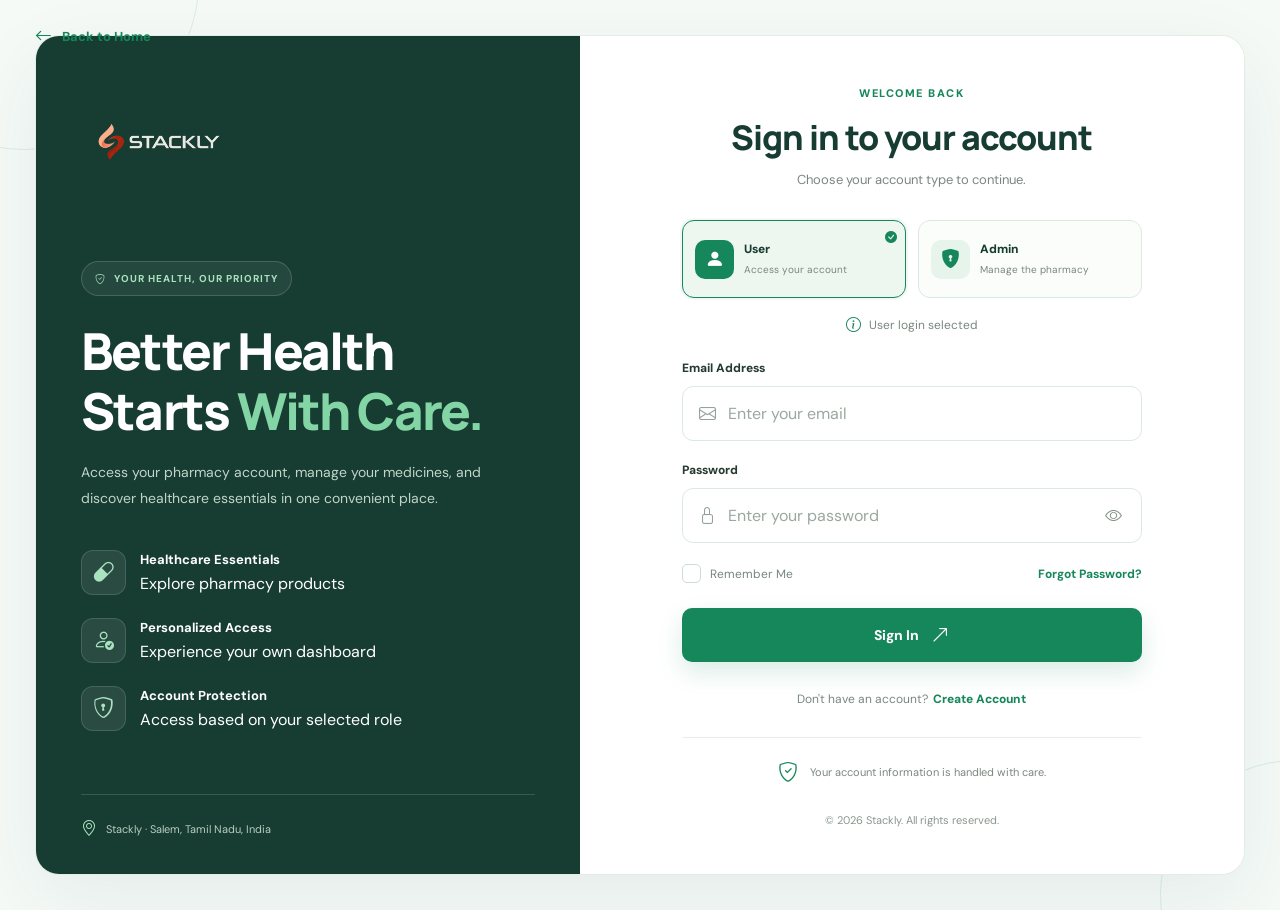
<file: admin-dashboard.html>
<!DOCTYPE html>
<html lang="en">
<head>
    <meta charset="UTF-8">
    <meta name="viewport" content="width=device-width, initial-scale=1.0">
    <meta name="theme-color" content="#173c32">
    <title>MediCare | Admin Dashboard</title>
    <link rel="stylesheet" href="https://cdn.jsdelivr.net/npm/bootstrap-icons@1.11.3/font/bootstrap-icons.min.css">
    <link rel="stylesheet" href="admin-dashboard.css">
</head>
<body>

<div class="admin-shell">

    <aside class="admin-sidebar" id="adminSidebar">
        <a href="admin-dashboard.html" class="sidebar-brand">
            <img src="Assets/blacklogo.webp" alt="MediCare">
        </a>

        <div class="admin-profile">
            <div class="admin-avatar">
                <i class="bi bi-person-fill-gear"></i>
            </div>
            <div class="admin-profile-info">
                <strong id="sidebarAdminName">Administrator</strong>
                <span>Pharmacy Administrator</span>
            </div>
            <span class="admin-status"></span>
        </div>

        <div class="sidebar-section-title">ADMINISTRATION</div>

        <nav class="sidebar-nav">
            <a href="admin-dashboard.html" class="sidebar-link active">
                <i class="bi bi-grid-1x2-fill"></i>
                <span>Dashboard</span>
            </a>

            <a href="admin-orders.html" class="sidebar-link">
                <i class="bi bi-bag-check-fill"></i>
                <span>Manage Orders</span>
            </a>

            <a href="admin-products.html" class="sidebar-link">
                <i class="bi bi-capsule-pill"></i>
                <span>Manage Products</span>
            </a>
        </nav>

        <div class="sidebar-bottom">
            <div class="sidebar-security">
                <i class="bi bi-shield-check"></i>
                <div>
                    <strong>Secure Admin Access</strong>
                    <span>Protected dashboard</span>
                </div>
            </div>

            <button type="button" class="logout-button" id="logoutButton">
                <i class="bi bi-box-arrow-left"></i>
                <span>Logout</span>
            </button>
        </div>
    </aside>

    <div class="sidebar-overlay" id="sidebarOverlay"></div>

    <main class="admin-main">

        <header class="admin-header">
            <div class="header-left">
                <button type="button" class="mobile-menu-button" id="mobileMenuButton" aria-label="Open menu" aria-controls="adminSidebar" aria-expanded="false">
                    <i class="bi bi-list"></i>
                </button>

                <a href="admin-dashboard.html" class="mobile-brand">
                    <img src="Assets/blacklogo.webp" alt="MediCare">
                </a>

                <div class="desktop-heading">
                    <span>PHARMACY MANAGEMENT</span>
                    <h1>Admin Dashboard</h1>
                </div>
            </div>

            <div class="header-actions">
                <div class="header-date">
                    <i class="bi bi-calendar3"></i>
                    <span id="currentDate"></span>
                </div>

                <a href="error.html" class="header-notification" aria-label="Notifications">
                    <i class="bi bi-bell"></i>
                    <span></span>
                </a>

                <div class="header-admin">
                    <div class="header-admin-avatar">
                        <i class="bi bi-person-fill-gear"></i>
                    </div>
                    <div class="header-admin-info">
                        <strong id="headerAdminName">Administrator</strong>
                        <span>Super Admin</span>
                    </div>
                </div>
            </div>
        </header>

        <div class="admin-content">

            <section class="welcome-card">
                <div class="welcome-content">
                    <div class="welcome-date">
                        <span class="live-indicator"></span>
                        ADMINISTRATOR OVERVIEW
                    </div>
                    <h2>Welcome back,<br><span id="welcomeAdminName">Administrator</span></h2>
                    <p>Manage your pharmacy, monitor orders, and keep healthcare essentials moving to customers.</p>

                    <div class="welcome-actions">
                        <a href="error.html" class="primary-action">
                            <i class="bi bi-bag-check"></i>
                            Manage Orders
                            <i class="bi bi-arrow-up-right"></i>
                        </a>

                        <a href="error.html" class="secondary-action">
                            <i class="bi bi-plus-circle"></i>
                            Manage Products
                        </a>
                    </div>
                </div>

                <div class="welcome-visual">
                    <div class="visual-ring ring-one"></div>
                    <div class="visual-ring ring-two"></div>
                    <div class="visual-icon">
                        <i class="bi bi-heart-pulse-fill"></i>
                    </div>
                    <span class="visual-dot dot-one"></span>
                    <span class="visual-dot dot-two"></span>
                    <span class="visual-dot dot-three"></span>
                    <div class="visual-caption">
                        <i class="bi bi-shield-check"></i>
                        Pharmacy Operations
                    </div>
                </div>
            </section>

            <section class="metrics-grid">

                <article class="metric-card">
                    <div class="metric-top">
                        <span class="metric-icon green">
                            <i class="bi bi-bag-check-fill"></i>
                        </span>
                        <span class="metric-label">ALL ORDERS</span>
                    </div>
                    <div class="metric-value-row">
                        <h3>248</h3>
                        <span class="metric-change positive">
                            <i class="bi bi-arrow-up-right"></i> 12%
                        </span>
                    </div>
                    <p>Total orders received</p>
                    <div class="metric-progress">
                        <span style="width: 76%"></span>
                    </div>
                </article>

                <article class="metric-card">
                    <div class="metric-top">
                        <span class="metric-icon orange">
                            <i class="bi bi-hourglass-split"></i>
                        </span>
                        <span class="metric-label">PENDING ORDERS</span>
                    </div>
                    <div class="metric-value-row">
                        <h3>18</h3>
                        <span class="metric-change warning">
                            <i class="bi bi-clock"></i> Pending
                        </span>
                    </div>
                    <p>Orders awaiting processing</p>
                    <div class="metric-progress orange-progress">
                        <span style="width: 32%"></span>
                    </div>
                </article>

                <article class="metric-card">
                    <div class="metric-top">
                        <span class="metric-icon blue">
                            <i class="bi bi-capsule-pill"></i>
                        </span>
                        <span class="metric-label">TOTAL PRODUCTS</span>
                    </div>
                    <div class="metric-value-row">
                        <h3>156</h3>
                        <span class="metric-change positive">
                            <i class="bi bi-check-circle"></i> Listed
                        </span>
                    </div>
                    <p>Products in the catalog</p>
                    <div class="metric-progress blue-progress">
                        <span style="width: 84%"></span>
                    </div>
                </article>

                <article class="metric-card">
                    <div class="metric-top">
                        <span class="metric-icon purple">
                            <i class="bi bi-currency-rupee"></i>
                        </span>
                        <span class="metric-label">TOTAL REVENUE</span>
                    </div>
                    <div class="metric-value-row">
                        <h3>₹48,650</h3>
                        <span class="metric-change positive">
                            <i class="bi bi-arrow-up-right"></i> 8.4%
                        </span>
                    </div>
                    <p>Sample sales overview</p>
                    <div class="metric-progress purple-progress">
                        <span style="width: 68%"></span>
                    </div>
                </article>

            </section>

            <section class="dashboard-grid">

                <article class="dashboard-panel orders-panel">
                    <div class="panel-header">
                        <div>
                            <span class="panel-eyebrow">ORDER MANAGEMENT</span>
                            <h3>Recent Orders</h3>
                            <p>Review the latest customer orders.</p>
                        </div>

                        <a href="admin-orders.html" class="view-all">
                            View All <i class="bi bi-arrow-right"></i>
                        </a>
                    </div>

                    <div class="table-wrapper">
                        <table class="orders-table">
                            <thead>
                                <tr>
                                    <th>ORDER ID</th>
                                    <th>CUSTOMER</th>
                                    <th>PRODUCT</th>
                                    <th>AMOUNT</th>
                                    <th>STATUS</th>
                                </tr>
                            </thead>

                            <tbody>
                                <tr>
                                    <td><strong>#MED1001</strong></td>
                                    <td>
                                        <div class="customer-cell">
                                            <span class="customer-avatar avatar-green">RK</span>
                                            <span>Rahul Kumar</span>
                                        </div>
                                    </td>
                                    <td>Vitamin C Tablets</td>
                                    <td class="amount">₹199</td>
                                    <td><span class="order-status delivered">Delivered</span></td>
                                </tr>

                                <tr>
                                    <td><strong>#MED1002</strong></td>
                                    <td>
                                        <div class="customer-cell">
                                            <span class="customer-avatar avatar-orange">SP</span>
                                            <span>Sneha Patel</span>
                                        </div>
                                    </td>
                                    <td>Digital Thermometer</td>
                                    <td class="amount">₹349</td>
                                    <td><span class="order-status processing">Processing</span></td>
                                </tr>

                                <tr>
                                    <td><strong>#MED1003</strong></td>
                                    <td>
                                        <div class="customer-cell">
                                            <span class="customer-avatar avatar-blue">AK</span>
                                            <span>Arun Kumar</span>
                                        </div>
                                    </td>
                                    <td>First Aid Kit</td>
                                    <td class="amount">₹549</td>
                                    <td><span class="order-status pending">Pending</span></td>
                                </tr>

                                <tr>
                                    <td><strong>#MED1004</strong></td>
                                    <td>
                                        <div class="customer-cell">
                                            <span class="customer-avatar avatar-purple">PM</span>
                                            <span>Priya Mehta</span>
                                        </div>
                                    </td>
                                    <td>Health Essentials</td>
                                    <td class="amount">₹799</td>
                                    <td><span class="order-status shipped">Shipped</span></td>
                                </tr>

                                <tr>
                                    <td><strong>#MED1005</strong></td>
                                    <td>
                                        <div class="customer-cell">
                                            <span class="customer-avatar avatar-pink">VK</span>
                                            <span>Vijay Kumar</span>
                                        </div>
                                    </td>
                                    <td>Personal Care Kit</td>
                                    <td class="amount">₹299</td>
                                    <td><span class="order-status delivered">Delivered</span></td>
                                </tr>
                            </tbody>
                        </table>
                    </div>
                </article>

                <article class="dashboard-panel inventory-panel">
                    <div class="panel-header">
                        <div>
                            <span class="panel-eyebrow">STOCK MONITORING</span>
                            <h3>Inventory Overview</h3>
                            <p>Sample product availability.</p>
                        </div>

                        <span class="inventory-total">156 items</span>
                    </div>

                    <div class="inventory-summary">
                        <div class="inventory-summary-item">
                            <span class="inventory-dot stock-good"></span>
                            <span>In Stock</span>
                            <strong>128</strong>
                        </div>

                        <div class="inventory-summary-item">
                            <span class="inventory-dot stock-low"></span>
                            <span>Low Stock</span>
                            <strong>21</strong>
                        </div>

                        <div class="inventory-summary-item">
                            <span class="inventory-dot stock-out"></span>
                            <span>Out of Stock</span>
                            <strong>7</strong>
                        </div>
                    </div>

                    <div class="inventory-bar">
                        <span class="bar-good"></span>
                        <span class="bar-low"></span>
                        <span class="bar-out"></span>
                    </div>

                    <div class="inventory-note">
                        <i class="bi bi-info-circle"></i>
                        <span>Review low-stock items to help maintain product availability.</span>
                    </div>

                    <a href="error.html" class="inventory-action">
                        Manage Inventory
                        <i class="bi bi-arrow-right"></i>
                    </a>
                </article>

            </section>

            <section class="quick-actions-section">
                <div class="section-heading">
                    <div>
                        <span class="panel-eyebrow">QUICK ACCESS</span>
                        <h3>Manage Your Pharmacy</h3>
                    </div>
                </div>

                <div class="quick-actions-grid">

                    <a href="error.html" class="quick-action-card">
                        <span class="quick-action-icon green">
                            <i class="bi bi-bag-check"></i>
                        </span>
                        <div>
                            <strong>Manage Orders</strong>
                            <p>Review and update customer orders.</p>
                        </div>
                        <i class="bi bi-arrow-up-right quick-arrow"></i>
                    </a>

                    <a href="error.html" class="quick-action-card">
                        <span class="quick-action-icon blue">
                            <i class="bi bi-capsule-pill"></i>
                        </span>
                        <div>
                            <strong>Manage Products</strong>
                            <p>Review products and stock details.</p>
                        </div>
                        <i class="bi bi-arrow-up-right quick-arrow"></i>
                    </a>

                    <a href="error.html" class="quick-action-card">
                        <span class="quick-action-icon orange">
                            <i class="bi bi-graph-up-arrow"></i>
                        </span>
                        <div>
                            <strong>Sales Reports</strong>
                            <p>Explore pharmacy sales information.</p>
                        </div>
                        <i class="bi bi-arrow-up-right quick-arrow"></i>
                    </a>

                </div>
            </section>

            <section class="admin-tip">
                <span class="tip-icon"><i class="bi bi-lightbulb"></i></span>
                <div>
                    <strong>Pharmacy Management Tip</strong>
                    <p>Check pending orders and low-stock products regularly to help ensure a smoother customer experience.</p>
                </div>
            </section>

            <footer class="admin-footer">
                <span>© <span id="currentYear"></span> MediCare Pharmacy</span>
                <span>ADMINISTRATION PORTAL</span>
            </footer>

        </div>
    </main>
</div>

<script src="admin-dashboard.js"></script>
</body>
</html>
</file>
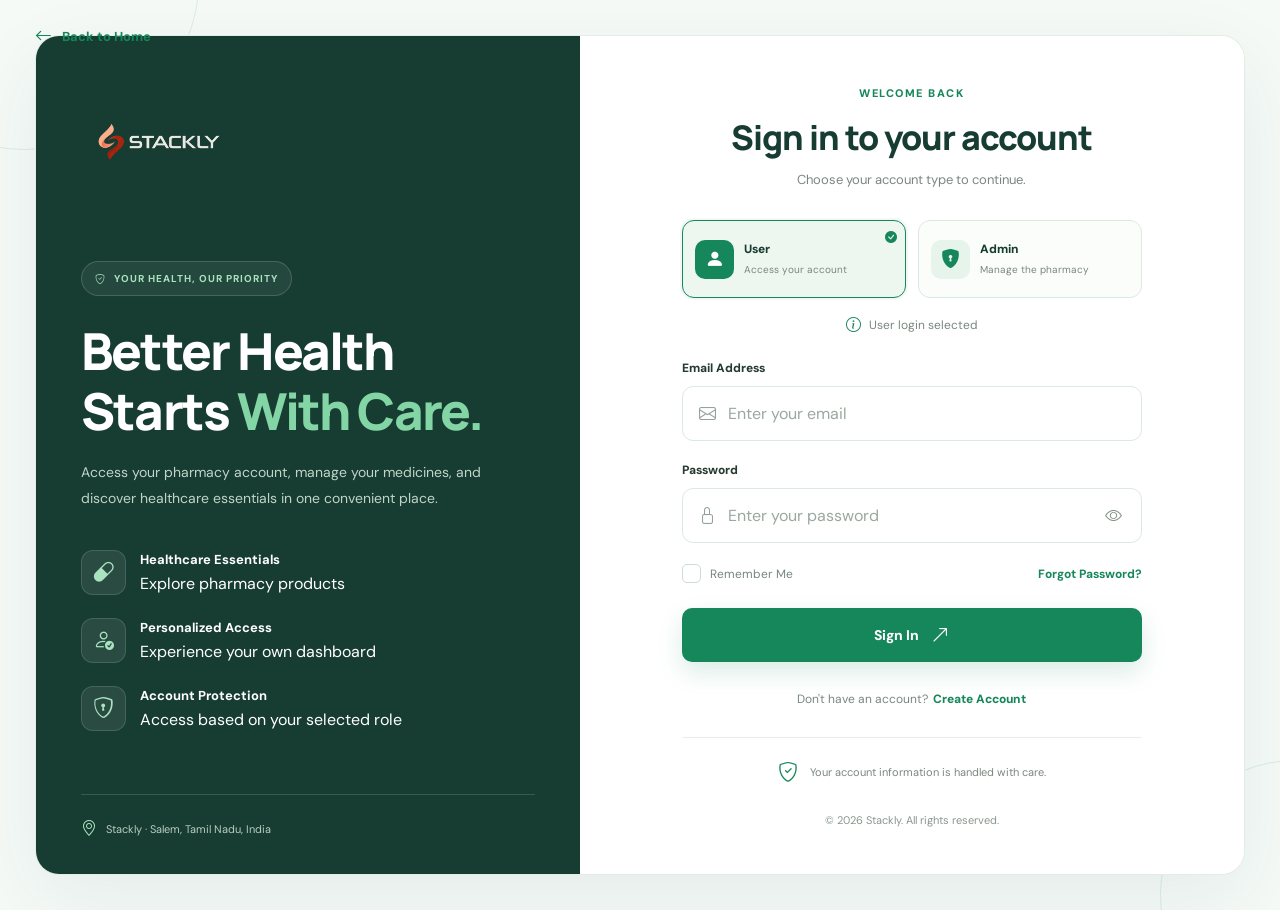
<file: admin-orders.html>
<!DOCTYPE html>
<html lang="en">
<head>
    <meta charset="UTF-8">
    <meta name="viewport" content="width=device-width, initial-scale=1.0">
    <meta name="theme-color" content="#173c32">
    <title>Manage Orders | MediCare Admin</title>
    <link rel="stylesheet" href="https://cdn.jsdelivr.net/npm/bootstrap-icons@1.11.3/font/bootstrap-icons.min.css">
    <link rel="stylesheet" href="admin-orders.css">
</head>
<body>

<div class="admin-shell">

    <aside class="admin-sidebar" id="adminSidebar">
        <a href="admin-dashboard.html" class="sidebar-brand">
            <img src="Assets/blacklogo.webp" alt="MediCare">
        </a>

        <div class="admin-profile">
            <div class="admin-avatar">
                <i class="bi bi-person-fill-gear"></i>
            </div>
            <div class="admin-profile-info">
                <strong id="sidebarAdminName">Administrator</strong>
                <span>Pharmacy Administrator</span>
            </div>
            <span class="admin-status"></span>
        </div>

        <div class="sidebar-section-title">ADMINISTRATION</div>

        <nav class="sidebar-nav">
            <a href="admin-dashboard.html" class="sidebar-link">
                <i class="bi bi-grid-1x2-fill"></i>
                <span>Dashboard</span>
            </a>

            <a href="admin-orders.html" class="sidebar-link active">
                <i class="bi bi-bag-check-fill"></i>
                <span>Manage Orders</span>
            </a>

            <a href="admin-products.html" class="sidebar-link">
                <i class="bi bi-capsule-pill"></i>
                <span>Manage Products</span>
            </a>
        </nav>

        <div class="sidebar-bottom">
            <div class="sidebar-security">
                <i class="bi bi-shield-check"></i>
                <div>
                    <strong>Secure Admin Access</strong>
                    <span>Protected dashboard</span>
                </div>
            </div>

            <button type="button" class="logout-button" id="logoutButton">
                <i class="bi bi-box-arrow-left"></i>
                <span>Logout</span>
            </button>
        </div>
    </aside>

    <div class="sidebar-overlay" id="sidebarOverlay"></div>

    <main class="admin-main">

        <header class="admin-header">
            <div class="header-left">
                <button type="button" class="mobile-menu-button" id="mobileMenuButton" aria-label="Open menu" aria-controls="adminSidebar" aria-expanded="false">
                    <i class="bi bi-list"></i>
                </button>

                <a href="admin-dashboard.html" class="mobile-brand">
                    <img src="Assets/blacklogo.webp" alt="MediCare">
                </a>

                <div class="desktop-heading">
                    <span>PHARMACY MANAGEMENT</span>
                    <h1>Manage Orders</h1>
                </div>
            </div>

            <div class="header-actions">
                <div class="header-date">
                    <i class="bi bi-calendar3"></i>
                    <span id="currentDate"></span>
                </div>

                <a href="error.html" class="header-notification" aria-label="Notifications">
                    <i class="bi bi-bell"></i>
                    <span></span>
                </a>

                <div class="header-admin">
                    <div class="header-admin-avatar">
                        <i class="bi bi-person-fill-gear"></i>
                    </div>
                    <div class="header-admin-info">
                        <strong id="headerAdminName">Administrator</strong>
                        <span>Super Admin</span>
                    </div>
                </div>
            </div>
        </header>

        <div class="admin-content">

            <section class="page-heading">
                <div>
                    <span class="eyebrow">ORDER MANAGEMENT</span>
                    <h2>Manage Customer Orders</h2>
                    <p>Monitor pharmacy orders, review payment details, and update order statuses.</p>
                </div>

                <a href="error.html" class="export-button">
                    <i class="bi bi-download"></i>
                    Export Orders
                </a>
            </section>

            <section class="summary-grid">

                <article class="summary-card">
                    <div class="summary-icon green">
                        <i class="bi bi-bag-check"></i>
                    </div>
                    <div>
                        <span>Total Orders</span>
                        <h3 id="totalOrders">8</h3>
                        <p>All recorded orders</p>
                    </div>
                </article>

                <article class="summary-card">
                    <div class="summary-icon orange">
                        <i class="bi bi-hourglass-split"></i>
                    </div>
                    <div>
                        <span>Pending</span>
                        <h3 id="pendingOrders">2</h3>
                        <p>Awaiting confirmation</p>
                    </div>
                </article>

                <article class="summary-card">
                    <div class="summary-icon blue">
                        <i class="bi bi-truck"></i>
                    </div>
                    <div>
                        <span>Processing</span>
                        <h3 id="processingOrders">2</h3>
                        <p>Being prepared or shipped</p>
                    </div>
                </article>

                <article class="summary-card">
                    <div class="summary-icon purple">
                        <i class="bi bi-check-circle"></i>
                    </div>
                    <div>
                        <span>Delivered</span>
                        <h3 id="deliveredOrders">3</h3>
                        <p>Successfully delivered</p>
                    </div>
                </article>

            </section>

            <section class="orders-panel">

                <div class="orders-panel-heading">
                    <div>
                        <span class="eyebrow">ORDER DIRECTORY</span>
                        <h3>All Orders</h3>
                        <p>Search and filter the sample order records below.</p>
                    </div>

                    <div class="result-count">
                        <span id="visibleOrderCount">8</span> orders
                    </div>
                </div>

                <div class="order-toolbar">
                    <div class="search-box">
                        <i class="bi bi-search"></i>
                        <input type="search" id="orderSearch" placeholder="Search order, customer or product..." aria-label="Search orders">
                        <button type="button" id="clearSearch" aria-label="Clear search" hidden>
                            <i class="bi bi-x-lg"></i>
                        </button>
                    </div>

                    <div class="filter-controls">
                        <label class="filter-select">
                            <span>Status</span>
                            <select id="statusFilter">
                                <option value="all">All statuses</option>
                                <option value="Pending">Pending</option>
                                <option value="Confirmed">Confirmed</option>
                                <option value="Processing">Processing</option>
                                <option value="Shipped">Shipped</option>
                                <option value="Delivered">Delivered</option>
                                <option value="Cancelled">Cancelled</option>
                            </select>
                        </label>

                        <label class="filter-select">
                            <span>Sort</span>
                            <select id="sortFilter">
                                <option value="newest">Newest first</option>
                                <option value="oldest">Oldest first</option>
                                <option value="high">Amount: high to low</option>
                                <option value="low">Amount: low to high</option>
                            </select>
                        </label>
                    </div>
                </div>

                <div class="status-filters" id="statusChips">
                    <button type="button" class="status-chip active" data-status="all">All Orders</button>
                    <button type="button" class="status-chip" data-status="Pending">Pending</button>
                    <button type="button" class="status-chip" data-status="Confirmed">Confirmed</button>
                    <button type="button" class="status-chip" data-status="Processing">Processing</button>
                    <button type="button" class="status-chip" data-status="Shipped">Shipped</button>
                    <button type="button" class="status-chip" data-status="Delivered">Delivered</button>
                    <button type="button" class="status-chip" data-status="Cancelled">Cancelled</button>
                </div>

                <div class="orders-table-wrapper">
                    <table class="orders-table">
                        <thead>
                            <tr>
                                <th>ORDER DETAILS</th>
                                <th>CUSTOMER</th>
                                <th>PRODUCT</th>
                                <th>ORDER DATE</th>
                                <th>AMOUNT</th>
                                <th>PAYMENT</th>
                                <th>STATUS</th>
                                <th>ACTION</th>
                            </tr>
                        </thead>
                        <tbody id="ordersTableBody"></tbody>
                    </table>
                </div>

                <div class="empty-state" id="emptyState" hidden>
                    <div class="empty-icon">
                        <i class="bi bi-search"></i>
                    </div>
                    <h3>No orders found</h3>
                    <p>Try another search term or change the selected filters.</p>
                    <button type="button" id="resetFilters">Reset Filters</button>
                </div>

                <div class="table-footer">
                    <span id="paginationInfo">Showing 1–8 of 8 orders</span>

                    <div class="pagination" id="pagination">
                        <button type="button" id="previousPage" aria-label="Previous page" disabled>
                            <i class="bi bi-chevron-left"></i>
                        </button>
                        <span id="pageIndicator">1 / 1</span>
                        <button type="button" id="nextPage" aria-label="Next page" disabled>
                            <i class="bi bi-chevron-right"></i>
                        </button>
                    </div>
                </div>

            </section>

            <section class="orders-note">
                <span class="note-icon"><i class="bi bi-info-circle"></i></span>
                <div>
                    <strong>Sample Order Data</strong>
                    <p>These orders are hardcoded demonstration data for the MediCare admin template. Status changes are stored in this browser's local storage and are not connected to a live order management backend.</p>
                </div>
            </section>

            <footer class="admin-footer">
                <span>© <span id="currentYear"></span> MediCare Pharmacy</span>
                <span>ADMINISTRATION PORTAL</span>
            </footer>

        </div>
    </main>
</div>

<div class="order-modal" id="orderModal" aria-hidden="true">
    <div class="modal-backdrop" data-close-modal></div>

    <div class="modal-dialog" role="dialog" aria-modal="true" aria-labelledby="modalTitle">
        <div class="modal-header">
            <div>
                <span class="eyebrow">ORDER INFORMATION</span>
                <h3 id="modalTitle">Order Details</h3>
            </div>

            <button type="button" class="modal-close" id="closeModal" aria-label="Close order details">
                <i class="bi bi-x-lg"></i>
            </button>
        </div>

        <div class="modal-body" id="modalBody"></div>

        <div class="modal-footer">
            <button type="button" class="modal-secondary" id="cancelModal">Close</button>
            <button type="button" class="modal-primary" id="saveOrderStatus">
                <i class="bi bi-check2-circle"></i>
                Update Status
            </button>
        </div>
    </div>
</div>

<div class="toast-message" id="toastMessage" role="status" aria-live="polite">
    <i class="bi bi-check-circle-fill"></i>
    <span id="toastText">Order updated successfully.</span>
</div>

<script src="admin-orders.js"></script>
</body>
</html>
</file>
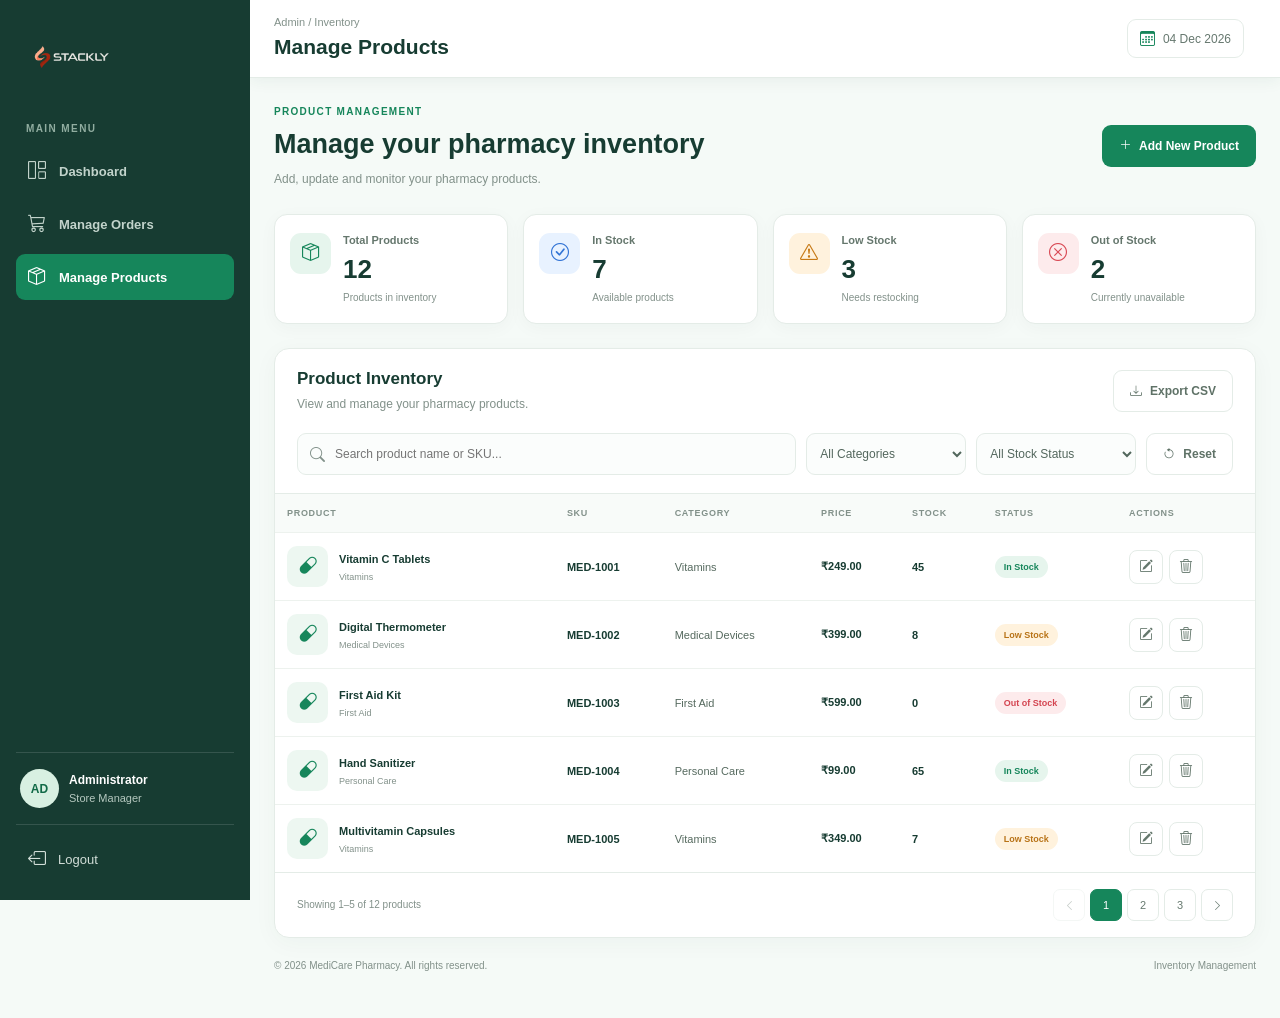
<file: admin-products.html>
<!DOCTYPE html>
<html lang="en">
<head>
    <meta charset="UTF-8">
    <meta name="viewport" content="width=device-width, initial-scale=1.0">
    <meta name="theme-color" content="#173c32">
    <title>Manage Products | MediCare Admin</title>

    <link rel="stylesheet" href="https://cdn.jsdelivr.net/npm/bootstrap-icons@1.11.3/font/bootstrap-icons.min.css">
    <link rel="stylesheet" href="admin-manage-products.css">
</head>
<body>

<div class="dashboard">

    <aside class="sidebar" id="sidebar" aria-label="Admin navigation">
        <a href="admin-dashboard.html" class="brand">
            <img src="Assets/blacklogo.webp" alt="MediCare Logo" class="sidebar-logo">
        </a>

        <p class="sidebar-heading">MAIN MENU</p>

        <nav class="sidebar-nav">
            <a href="admin-dashboard.html" class="nav-link">
                <i class="bi bi-grid-1x2"></i>
                <span>Dashboard</span>
            </a>

            <a href="admin-orders.html" class="nav-link">
                <i class="bi bi-cart3"></i>
                <span>Manage Orders</span>
            </a>

            <a href="admin-products.html" class="nav-link active">
                <i class="bi bi-box-seam"></i>
                <span>Manage Products</span>
            </a>
        </nav>

        <div class="sidebar-bottom">
            <div class="admin-profile">
                <div class="avatar">AD</div>
                <div class="admin-details">
                    <strong>Administrator</strong>
                    <span>Store Manager</span>
                </div>
            </div>

            <a href="login.html" class="logout-link">
                <i class="bi bi-box-arrow-left"></i>
                <span>Logout</span>
            </a>
        </div>
    </aside>

    <button class="sidebar-overlay" id="sidebarOverlay" aria-label="Close navigation" tabindex="-1"></button>

    <header class="topbar">
        <div class="topbar-left">
            <button class="menu-toggle" id="menuToggle" type="button"
                    aria-label="Open navigation" aria-expanded="false"
                    aria-controls="sidebar">
                <i class="bi bi-list"></i>
            </button>

            <div class="topbar-title">
                <span>Admin / Inventory</span>
                <h1>Manage Products</h1>
            </div>
        </div>

        <div class="topbar-right">
            <div class="date-display">
                <i class="bi bi-calendar3"></i>
                <span id="currentDate"></span>
            </div>
            <a href="admin-dashboard.html">

            <img src="Assets/blacklogo.webp" alt="MediCare Logo" class="mobile-logo">
            </a>
        </div>
    </header>

    <main class="main-content" id="mainContent">
        <div class="content-container">

            <section class="welcome-section">
                <div class="welcome-text">
                    <span class="eyebrow">PRODUCT MANAGEMENT</span>
                    <h2>Manage your pharmacy inventory</h2>
                    <p>Add, update and monitor your pharmacy products.</p>
                </div>

                <button class="primary-btn" id="addProductBtn" type="button">
                    <i class="bi bi-plus-lg"></i>
                    Add New Product
                </button>
            </section>

            <section class="stats-grid">
                <article class="stat-card">
                    <div class="stat-icon green"><i class="bi bi-box-seam"></i></div>
                    <div class="stat-info">
                        <p>Total Products</p>
                        <h3 id="totalProducts">0</h3>
                        <span>Products in inventory</span>
                    </div>
                </article>

                <article class="stat-card">
                    <div class="stat-icon blue"><i class="bi bi-check-circle"></i></div>
                    <div class="stat-info">
                        <p>In Stock</p>
                        <h3 id="inStockProducts">0</h3>
                        <span>Available products</span>
                    </div>
                </article>

                <article class="stat-card">
                    <div class="stat-icon orange"><i class="bi bi-exclamation-triangle"></i></div>
                    <div class="stat-info">
                        <p>Low Stock</p>
                        <h3 id="lowStockProducts">0</h3>
                        <span>Needs restocking</span>
                    </div>
                </article>

                <article class="stat-card">
                    <div class="stat-icon red"><i class="bi bi-x-circle"></i></div>
                    <div class="stat-info">
                        <p>Out of Stock</p>
                        <h3 id="outStockProducts">0</h3>
                        <span>Currently unavailable</span>
                    </div>
                </article>
            </section>

            <section class="inventory-section">
                <div class="inventory-header">
                    <div>
                        <h2>Product Inventory</h2>
                        <p>View and manage your pharmacy products.</p>
                    </div>

                    <button class="secondary-btn" id="exportBtn" type="button">
                        <i class="bi bi-download"></i>
                        Export CSV
                    </button>
                </div>

                <div class="filter-toolbar">
                    <label class="search-box">
                        <i class="bi bi-search"></i>
                        <input type="search" id="searchInput"
                               placeholder="Search product name or SKU..."
                               aria-label="Search products">
                    </label>

                    <select id="categoryFilter" aria-label="Filter by category">
                        <option value="all">All Categories</option>
                        <option value="Medicines">Medicines</option>
                        <option value="Vitamins">Vitamins</option>
                        <option value="Personal Care">Personal Care</option>
                        <option value="Medical Devices">Medical Devices</option>
                        <option value="First Aid">First Aid</option>
                    </select>

                    <select id="stockFilter" aria-label="Filter by stock status">
                        <option value="all">All Stock Status</option>
                        <option value="In Stock">In Stock</option>
                        <option value="Low Stock">Low Stock</option>
                        <option value="Out of Stock">Out of Stock</option>
                    </select>

                    <button class="reset-btn" id="resetFiltersBtn" type="button">
                        <i class="bi bi-arrow-counterclockwise"></i>
                        Reset
                    </button>
                </div>

                <div class="table-wrapper" id="tableWrapper">
                    <table class="products-table">
                        <thead>
                            <tr>
                                <th>PRODUCT</th>
                                <th>SKU</th>
                                <th>CATEGORY</th>
                                <th>PRICE</th>
                                <th>STOCK</th>
                                <th>STATUS</th>
                                <th>ACTIONS</th>
                            </tr>
                        </thead>
                        <tbody id="productsTableBody"></tbody>
                    </table>
                </div>

                <div class="mobile-products" id="mobileProducts"></div>

                <div class="empty-state" id="emptyState" hidden>
                    <i class="bi bi-box-seam"></i>
                    <h3>No products found</h3>
                    <p>Try another search or add a new product.</p>
                    <button class="primary-btn" id="emptyAddBtn" type="button">
                        <i class="bi bi-plus-lg"></i>
                        Add Product
                    </button>
                </div>

                <div class="inventory-footer">
                    <p id="resultsText">Showing 0 products</p>
                    <div class="pagination" id="pagination"></div>
                </div>
            </section>

            <footer class="page-footer">
                <span>© <span id="currentYear"></span> MediCare Pharmacy. All rights reserved.</span>
                <span>Inventory Management</span>
            </footer>
        </div>
    </main>
</div>

<div class="modal-backdrop" id="productModal" aria-hidden="true">
    <section class="product-modal" role="dialog" aria-modal="true" aria-labelledby="modalTitle">
        <div class="modal-header">
            <div>
                <span class="eyebrow">INVENTORY MANAGEMENT</span>
                <h2 id="modalTitle">Add New Product</h2>
            </div>
            <button class="modal-close" id="closeModalBtn" type="button" aria-label="Close">
                <i class="bi bi-x-lg"></i>
            </button>
        </div>

        <form id="productForm" novalidate>
            <input type="hidden" id="productId">

            <div class="form-grid">
                <div class="form-group full-width">
                    <label for="productName">Product Name *</label>
                    <input id="productName" maxlength="100" required>
                    <small class="field-error" id="productNameError"></small>
                </div>

                <div class="form-group">
                    <label for="productSku">SKU *</label>
                    <input id="productSku" maxlength="30" required>
                    <small class="field-error" id="productSkuError"></small>
                </div>

                <div class="form-group">
                    <label for="productCategory">Category *</label>
                    <select id="productCategory" required>
                        <option value="">Select category</option>
                        <option value="Medicines">Medicines</option>
                        <option value="Vitamins">Vitamins</option>
                        <option value="Personal Care">Personal Care</option>
                        <option value="Medical Devices">Medical Devices</option>
                        <option value="First Aid">First Aid</option>
                    </select>
                    <small class="field-error" id="productCategoryError"></small>
                </div>

                <div class="form-group">
                    <label for="productPrice">Price (₹) *</label>
                    <input type="number" id="productPrice" min="0.01" max="10000000" step="0.01" required>
                    <small class="field-error" id="productPriceError"></small>
                </div>

                <div class="form-group">
                    <label for="productStock">Stock Quantity *</label>
                    <input type="number" id="productStock" min="0" max="1000000" step="1" required>
                    <small class="field-error" id="productStockError"></small>
                </div>

                <div class="form-group full-width">
                    <label for="productImage">Product Image URL</label>
                    <input type="url" id="productImage" placeholder="https://example.com/product.webp">
                    <small class="field-error" id="productImageError"></small>
                </div>
            </div>

            <div class="modal-actions">
                <button class="cancel-btn" id="cancelModalBtn" type="button">Cancel</button>
                <button class="primary-btn" type="submit">
                    <i class="bi bi-check2"></i>
                    Save Product
                </button>
            </div>
        </form>
    </section>
</div>

<div class="toast-container" id="toastContainer" aria-live="polite"></div>

<script src="admin-manage-products.js"></script>
</body>
</html>
</file>
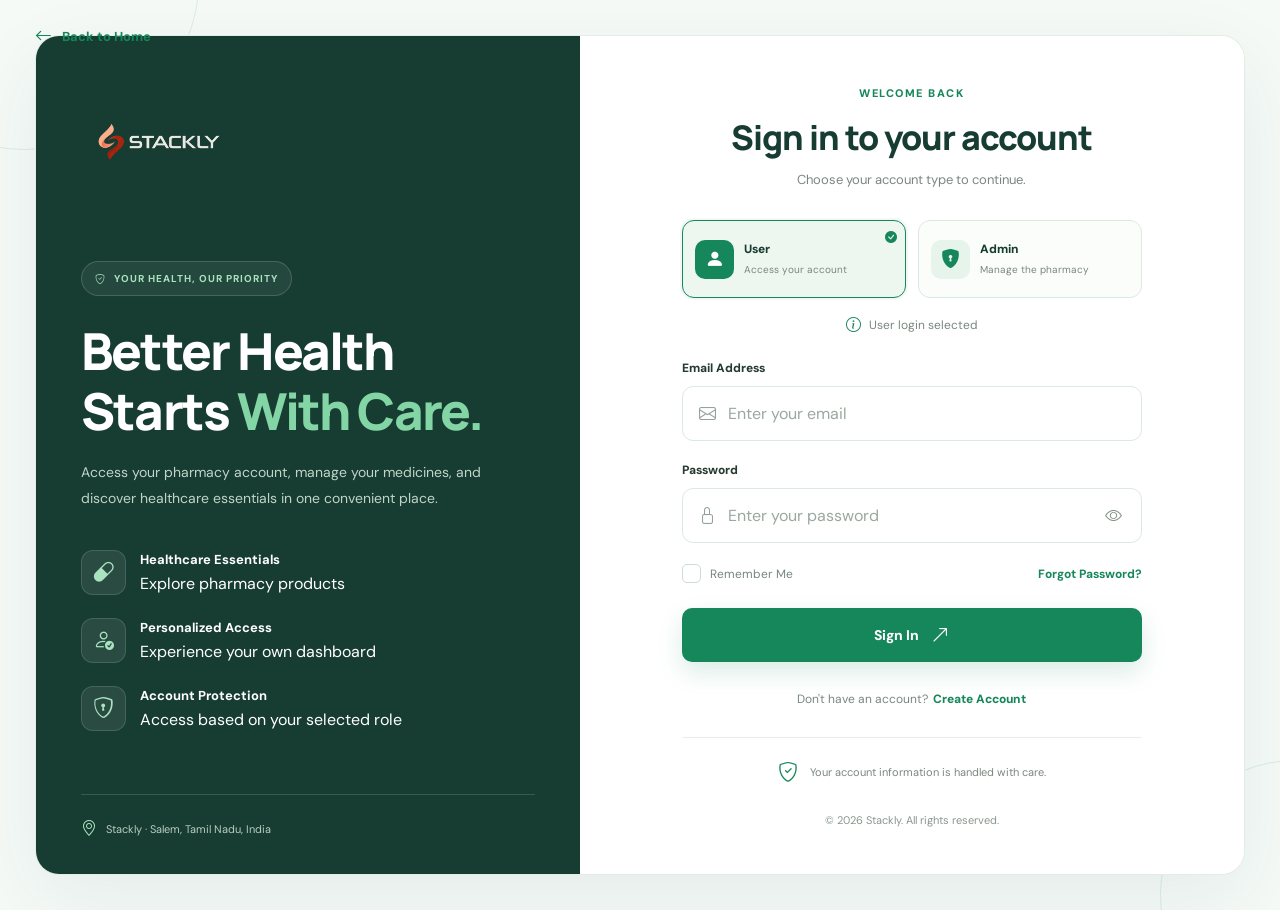
<file: login.html>
<!DOCTYPE html>
<html lang="en">
<head>
    <meta charset="UTF-8">
    <meta name="viewport" content="width=device-width, initial-scale=1.0">
    <meta name="theme-color" content="#f5faf7">
    <title>Login | MediCare - Stackly</title>

    <link rel="stylesheet" href="https://cdn.jsdelivr.net/npm/bootstrap-icons@1.11.3/font/bootstrap-icons.min.css">
    <link rel="stylesheet" href="login.css">
</head>
<body>
    <main class="login-page">
        <a href="index.html" class="back-home">
            <i class="bi bi-arrow-left"></i>
            <span>Back to Home</span>
        </a>

        <div class="login-decoration login-decoration-one"></div>
        <div class="login-decoration login-decoration-two"></div>

        <div class="login-layout">
            <section class="login-showcase">
               <a href="index.html" class="login-brand">
    <img src="Assets/blacklogo.webp" alt="Stackly Logo" class="login-logo">
</a>

                <div class="showcase-content">
                    <span class="showcase-badge">
                        <i class="bi bi-shield-check"></i>
                        YOUR HEALTH, OUR PRIORITY
                    </span>

                    <h1>Better Health<br>Starts <span>With Care.</span></h1>

                    <p>
                        Access your pharmacy account, manage your medicines,
                        and discover healthcare essentials in one convenient place.
                    </p>

                    <div class="showcase-features">
                        <div class="showcase-feature">
                            <span class="feature-icon"><i class="bi bi-capsule"></i></span>
                            <div>
                                <strong>Healthcare Essentials</strong>
                                <span>Explore pharmacy products</span>
                            </div>
                        </div>

                        <div class="showcase-feature">
                            <span class="feature-icon"><i class="bi bi-person-check"></i></span>
                            <div>
                                <strong>Personalized Access</strong>
                                <span>Experience your own dashboard</span>
                            </div>
                        </div>

                        <div class="showcase-feature">
                            <span class="feature-icon"><i class="bi bi-shield-lock"></i></span>
                            <div>
                                <strong>Account Protection</strong>
                                <span>Access based on your selected role</span>
                            </div>
                        </div>
                    </div>
                </div>

                <div class="showcase-footer">
                    <i class="bi bi-geo-alt"></i>
                    Stackly · Salem, Tamil Nadu, India
                </div>
            </section>

            <section class="login-form-section">
                <div class="login-card">
                    <div class="mobile-brand">
                        <a href="index.html" class="login-brand">
                            <span class="brand-icon"><i class="bi bi-heart-pulse-fill"></i></span>
                            <span>Medi<span>Care</span></span>
                        </a>
                    </div>

                    <div class="login-heading">
                        <span class="form-eyebrow">WELCOME BACK</span>
                        <h2>Sign in to your account</h2>
                        <p>Choose your account type to continue.</p>
                    </div>

                    <form id="loginForm" novalidate>
                        <div class="role-selector">
                            <button
                                type="button"
                                class="role-option active"
                                data-role="user"
                                aria-pressed="true">
                                <span class="role-icon"><i class="bi bi-person-fill"></i></span>
                                <span class="role-text">
                                    <strong>User</strong>
                                    <small>Access your account</small>
                                </span>
                                <i class="bi bi-check-circle-fill role-check"></i>
                            </button>

                            <button
                                type="button"
                                class="role-option"
                                data-role="admin"
                                aria-pressed="false">
                                <span class="role-icon"><i class="bi bi-shield-lock-fill"></i></span>
                                <span class="role-text">
                                    <strong>Admin</strong>
                                    <small>Manage the pharmacy</small>
                                </span>
                                <i class="bi bi-check-circle-fill role-check"></i>
                            </button>
                        </div>

                        <div class="selected-role-message" id="selectedRoleMessage" aria-live="polite">
                            <i class="bi bi-info-circle"></i>
                            <span>User login selected</span>
                        </div>

                        <div class="form-group">
                            <label for="loginEmail">Email Address</label>

                            <div class="input-wrapper">
                                <i class="bi bi-envelope input-icon"></i>
                                <input
                                    type="email"
                                    id="loginEmail"
                                    name="email"
                                    placeholder="Enter your email"
                                    autocomplete="username"
                                    maxlength="254"
                                    required>
                            </div>

                            <small class="field-error"></small>
                        </div>

                        <div class="form-group">
                            <label for="loginPassword">Password</label>

                            <div class="input-wrapper">
                                <i class="bi bi-lock input-icon"></i>
                                <input
                                    type="password"
                                    id="loginPassword"
                                    name="password"
                                    placeholder="Enter your password"
                                    autocomplete="current-password"
                                    required>

                                <button
                                    type="button"
                                    class="password-toggle"
                                    id="passwordToggle"
                                    aria-label="Show password"
                                    aria-pressed="false">
                                    <i class="bi bi-eye"></i>
                                </button>
                            </div>

                            <small class="field-error"></small>
                        </div>

                        <div class="form-options">
                            <label class="remember-option">
                                <input type="checkbox" id="rememberMe">
                                <span class="custom-checkbox">
                                    <i class="bi bi-check"></i>
                                </span>
                                <span>Remember Me</span>
                            </label>

                            <a href="error.html" class="forgot-password">Forgot Password?</a>
                        </div>

                        <div class="login-error-message" id="loginErrorMessage" role="alert"></div>

                        <button type="submit" class="login-submit-btn" id="loginSubmit">
                            <span>Sign In</span>
                            <i class="bi bi-arrow-up-right"></i>
                        </button>

                        <div class="register-link">
                            <span>Don't have an account?</span>
                            <a href="register.html">Create Account</a>
                        </div>

                        <div class="login-security">
                            <i class="bi bi-shield-check"></i>
                            <p>Your account information is handled with care.</p>
                        </div>
                    </form>
                </div>

                <p class="login-copyright">
                    &copy; <span id="currentYear"></span> Stackly. All rights reserved.
                </p>
            </section>
        </div>
    </main>

    <script src="https://cdn.jsdelivr.net/npm/gsap@3.14.2/dist/gsap.min.js"></script>
    <script src="login.js"></script>
</body>
</html>
</file>
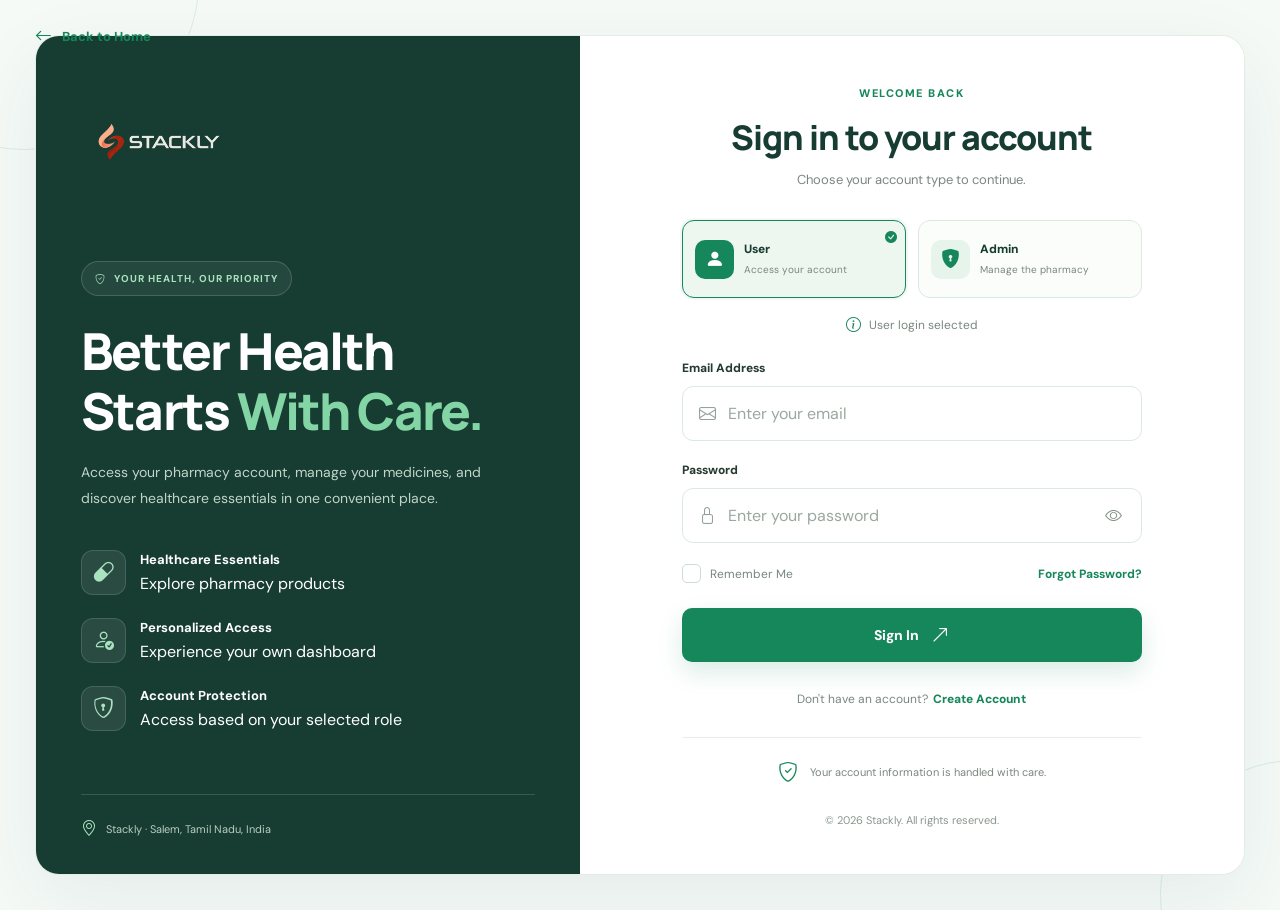
<file: my-order.html>
<!DOCTYPE html>
<html lang="en">
<head>
    <meta charset="UTF-8">
    <meta name="viewport" content="width=device-width, initial-scale=1.0">
    <meta name="theme-color" content="#16865b">
    <title>MediCare | My Orders</title>
    <link rel="stylesheet" href="https://cdn.jsdelivr.net/npm/bootstrap-icons@1.11.3/font/bootstrap-icons.min.css">
    <link rel="stylesheet" href="my-order.css">
</head>
<body>

<div class="dashboard-shell">

    <aside class="dashboard-sidebar" id="dashboardSidebar">
        <a href="user-dashboard.html" class="sidebar-brand">
            <img src="Assets/blacklogo.webp" alt="MediCare">
        </a>

        <div class="sidebar-profile">
            <div class="profile-avatar">
                <i class="bi bi-person-fill"></i>
            </div>
            <div class="profile-info">
                <strong id="sidebarUserName">Customer</strong>
                <span>Pharmacy Customer</span>
            </div>
        </div>

        <div class="sidebar-title">MY PHARMACY</div>

        <nav class="sidebar-nav">
            <a href="user-dashboard.html" class="sidebar-link">
                <i class="bi bi-grid-1x2-fill"></i>
                <span>Dashboard</span>
            </a>

            <a href="my-order.html" class="sidebar-link active" aria-current="page">
                <i class="bi bi-bag-check"></i>
                <span>My Orders</span>
            </a>

            <a href="my-wishlist.html" class="sidebar-link">
                <i class="bi bi-heart"></i>
                <span>My Wishlist</span>
            </a>
        </nav>

        <div class="sidebar-bottom">
            <button type="button" class="logout-link" id="logoutButton">
                <i class="bi bi-box-arrow-left"></i>
                <span>Logout</span>
            </button>
        </div>
    </aside>

    <div class="sidebar-overlay" id="sidebarOverlay"></div>

    <main class="dashboard-main">

        <header class="dashboard-header">
            <div class="header-left">
                <button type="button" class="mobile-menu" id="mobileMenuButton" aria-label="Open menu" aria-controls="dashboardSidebar" aria-expanded="false">
                    <i class="bi bi-list"></i>
                </button>

                <a href="user-dashboard.html" class="mobile-logo">
                    <img src="Assets/blacklogo.webp" alt="MediCare">
                </a>

                <div class="desktop-page-title">
                    <span>YOUR PHARMACY ACCOUNT</span>
                    <h1>MY ORDERS</h1>
                </div>
            </div>

            <div class="header-right">
                <a href="user-dashboard.html" class="header-home">
                    <i class="bi bi-house"></i>
                    <span>Dashboard</span>
                </a>

                <div class="header-user">
                    <div class="header-avatar">
                        <i class="bi bi-person-fill"></i>
                    </div>
                    <div class="header-user-info">
                        <strong id="headerUserName">Customer</strong>
                        <span>Pharmacy Customer</span>
                    </div>
                </div>
            </div>
        </header>

        <div class="dashboard-content">

            <section class="page-heading">
                <div>
                    <span class="eyebrow">ORDER MANAGEMENT</span>
                    <h2>My Orders</h2>
                    <p>Track your medicines and review your recent purchases.</p>
                </div>

                <a href="error.html" class="support-button">
                    <i class="bi bi-headset"></i>
                    Order Support
                </a>
            </section>

            <section class="order-summary">
                <article class="summary-card">
                    <div class="summary-icon">
                        <i class="bi bi-bag-check"></i>
                    </div>
                    <div>
                        <span>Total Orders</span>
                        <strong id="totalOrders">4</strong>
                        <p>All your purchases</p>
                    </div>
                </article>

                <article class="summary-card">
                    <div class="summary-icon pending">
                        <i class="bi bi-clock-history"></i>
                    </div>
                    <div>
                        <span>Processing</span>
                        <strong id="processingOrders">1</strong>
                        <p>Being prepared</p>
                    </div>
                </article>

                <article class="summary-card">
                    <div class="summary-icon delivered">
                        <i class="bi bi-check-circle"></i>
                    </div>
                    <div>
                        <span>Delivered</span>
                        <strong id="deliveredOrders">2</strong>
                        <p>Successfully delivered</p>
                    </div>
                </article>
            </section>

            <section class="orders-section">
                <div class="section-header">
                    <div>
                        <span class="eyebrow">YOUR PURCHASES</span>
                        <h3>Recent Orders</h3>
                    </div>

                    <div class="order-filters">
                        <label class="search-box">
                            <i class="bi bi-search"></i>
                            <input type="search" id="orderSearch" placeholder="Search orders..." aria-label="Search orders">
                        </label>

                        <label class="filter-box">
                            <i class="bi bi-funnel"></i>
                            <select id="statusFilter" aria-label="Filter by order status">
                                <option value="all">All Orders</option>
                                <option value="processing">Processing</option>
                                <option value="shipped">Shipped</option>
                                <option value="delivered">Delivered</option>
                                <option value="cancelled">Cancelled</option>
                            </select>
                        </label>
                    </div>
                </div>

                <div class="orders-grid" id="ordersGrid">

                    <article class="order-card" data-status="delivered" data-search="med1001 paracetamol vitamin c">
                        <div class="order-card-header">
                            <div class="order-reference">
                                <span class="order-icon">
                                    <i class="bi bi-capsule"></i>
                                </span>
                                <div>
                                    <span class="order-label">ORDER ID</span>
                                    <h4>MED1001</h4>
                                </div>
                            </div>
                            <span class="status-badge delivered">
                                <i class="bi bi-check-circle-fill"></i>
                                Delivered
                            </span>
                        </div>

                        <div class="order-date">
                            <i class="bi bi-calendar3"></i>
                            October 10, 2026
                        </div>

                        <div class="product-preview">
                            <div class="product-icon">
                                <i class="bi bi-capsule-pill"></i>
                            </div>
                            <div class="product-info">
                                <h5>Paracetamol 500mg</h5>
                                <p>Vitamin C Tablets + 1 more item</p>
                            </div>
                        </div>

                        <div class="order-card-footer">
                            <div>
                                <span class="total-label">Order Total</span>
                                <strong>₹249.00</strong>
                            </div>
                            <button type="button" class="view-order-button" data-order-id="MED1001">
                                View Details
                                <i class="bi bi-arrow-right"></i>
                            </button>
                        </div>
                    </article>

                    <article class="order-card" data-status="processing" data-search="med1002 digital thermometer">
                        <div class="order-card-header">
                            <div class="order-reference">
                                <span class="order-icon">
                                    <i class="bi bi-thermometer-half"></i>
                                </span>
                                <div>
                                    <span class="order-label">ORDER ID</span>
                                    <h4>MED1002</h4>
                                </div>
                            </div>
                            <span class="status-badge processing">
                                <i class="bi bi-clock-fill"></i>
                                Processing
                            </span>
                        </div>

                        <div class="order-date">
                            <i class="bi bi-calendar3"></i>
                            October 12, 2026
                        </div>

                        <div class="product-preview">
                            <div class="product-icon">
                                <i class="bi bi-thermometer-half"></i>
                            </div>
                            <div class="product-info">
                                <h5>Digital Thermometer</h5>
                                <p>Quantity: 1 item</p>
                            </div>
                        </div>

                        <div class="order-card-footer">
                            <div>
                                <span class="total-label">Order Total</span>
                                <strong>₹399.00</strong>
                            </div>
                            <button type="button" class="view-order-button" data-order-id="MED1002">
                                View Details
                                <i class="bi bi-arrow-right"></i>
                            </button>
                        </div>
                    </article>

                    <article class="order-card" data-status="shipped" data-search="med1003 hand sanitizer face masks">
                        <div class="order-card-header">
                            <div class="order-reference">
                                <span class="order-icon">
                                    <i class="bi bi-shield-plus"></i>
                                </span>
                                <div>
                                    <span class="order-label">ORDER ID</span>
                                    <h4>MED1003</h4>
                                </div>
                            </div>
                            <span class="status-badge shipped">
                                <i class="bi bi-truck"></i>
                                Shipped
                            </span>
                        </div>

                        <div class="order-date">
                            <i class="bi bi-calendar3"></i>
                            October 11, 2026
                        </div>

                        <div class="product-preview">
                            <div class="product-icon">
                                <i class="bi bi-shield-plus"></i>
                            </div>
                            <div class="product-info">
                                <h5>Hand Sanitizer</h5>
                                <p>Face Masks + 1 more item</p>
                            </div>
                        </div>

                        <div class="order-card-footer">
                            <div>
                                <span class="total-label">Order Total</span>
                                <strong>₹320.00</strong>
                            </div>
                            <button type="button" class="view-order-button" data-order-id="MED1003">
                                View Details
                                <i class="bi bi-arrow-right"></i>
                            </button>
                        </div>
                    </article>

                    <article class="order-card" data-status="delivered" data-search="med1004 first aid kit">
                        <div class="order-card-header">
                            <div class="order-reference">
                                <span class="order-icon">
                                    <i class="bi bi-bandaid"></i>
                                </span>
                                <div>
                                    <span class="order-label">ORDER ID</span>
                                    <h4>MED1004</h4>
                                </div>
                            </div>
                            <span class="status-badge delivered">
                                <i class="bi bi-check-circle-fill"></i>
                                Delivered
                            </span>
                        </div>

                        <div class="order-date">
                            <i class="bi bi-calendar3"></i>
                            October 8, 2026
                        </div>

                        <div class="product-preview">
                            <div class="product-icon">
                                <i class="bi bi-bandaid"></i>
                            </div>
                            <div class="product-info">
                                <h5>First Aid Kit</h5>
                                <p>Quantity: 1 item</p>
                            </div>
                        </div>

                        <div class="order-card-footer">
                            <div>
                                <span class="total-label">Order Total</span>
                                <strong>₹549.00</strong>
                            </div>
                            <button type="button" class="view-order-button" data-order-id="MED1004">
                                View Details
                                <i class="bi bi-arrow-right"></i>
                            </button>
                        </div>
                    </article>

                </div>

                <div class="no-orders" id="noOrders">
                    <div class="empty-icon">
                        <i class="bi bi-bag"></i>
                    </div>
                    <h3>No orders found</h3>
                    <p>Try changing your search or filter to find an order.</p>
                    <button type="button" id="resetFilters">Clear Filters</button>
                </div>

                <div class="orders-bottom">
                    <span id="ordersCount">Showing 4 orders</span>
                    <a href="error.html" class="view-all-link">
                        View All Orders
                        <i class="bi bi-arrow-right"></i>
                    </a>
                </div>
            </section>

            <section class="order-help">
                <div class="help-icon">
                    <i class="bi bi-headset"></i>
                </div>
                <div class="help-content">
                    <h3>Need help with an order?</h3>
                    <p>Our support team is here to help with your pharmacy purchases.</p>
                </div>
                <a href="contact.html" class="contact-button">
                    Contact Us
                    <i class="bi bi-arrow-right"></i>
                </a>
            </section>

            <footer class="dashboard-footer">
                <span>© <span id="currentYear"></span> MediCare Pharmacy</span>
                <span>YOUR HEALTH. OUR COMMITMENT.</span>
            </footer>

        </div>
    </main>
</div>

<script src="my-order.js"></script>
</body>
</html>
</file>
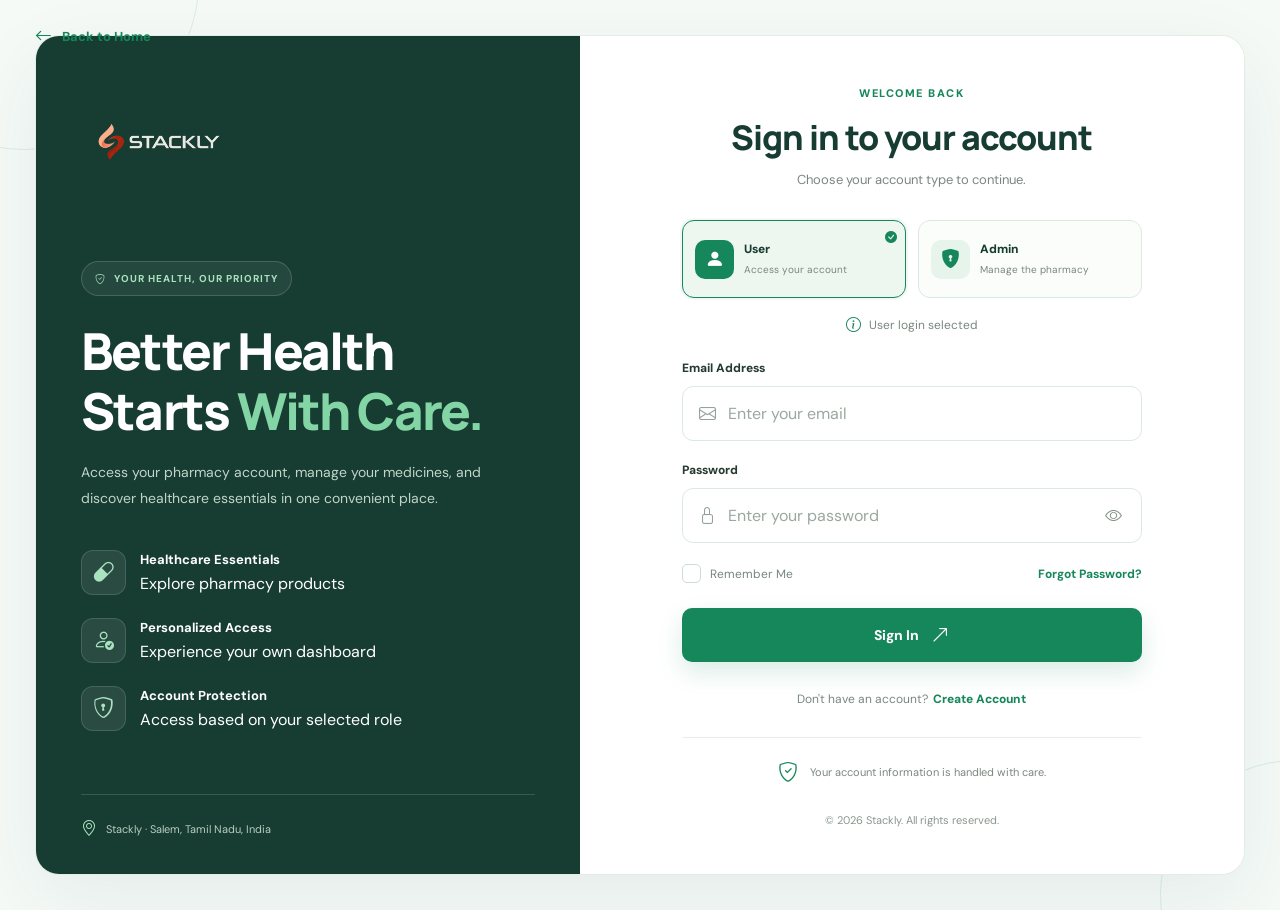
<file: my-wishlist.html>
<!DOCTYPE html>
<html lang="en">
<head>
    <meta charset="UTF-8">
    <meta name="viewport" content="width=device-width, initial-scale=1.0">
    <meta name="theme-color" content="#16865b">
    <title>MediCare | My Wishlist</title>
    <link rel="stylesheet" href="https://cdn.jsdelivr.net/npm/bootstrap-icons@1.11.3/font/bootstrap-icons.min.css">
    <link rel="stylesheet" href="my-whishlist.css">
</head>
<body>

<div class="dashboard-shell">

    <aside class="dashboard-sidebar" id="dashboardSidebar">
        <a href="user-dashboard.html" class="sidebar-brand">
            <img src="Assets/blacklogo.webp" alt="MediCare">
        </a>

        <div class="sidebar-profile">
            <div class="profile-avatar">
                <i class="bi bi-person-fill"></i>
            </div>
            <div class="profile-info">
                <strong id="sidebarUserName">Customer</strong>
                <span>Pharmacy Customer</span>
            </div>
        </div>

        <div class="sidebar-title">MY PHARMACY</div>

        <nav class="sidebar-nav">
            <a href="user-dashboard.html" class="sidebar-link">
                <i class="bi bi-grid-1x2-fill"></i>
                <span>Dashboard</span>
            </a>

            <a href="my-order.html" class="sidebar-link">
                <i class="bi bi-bag-check"></i>
                <span>My Orders</span>
            </a>

            <a href="my-whishlist.html" class="sidebar-link active" aria-current="page">
                <i class="bi bi-heart-fill"></i>
                <span>My Wishlist</span>
            </a>
        </nav>

        <div class="sidebar-bottom">
            <button type="button" class="logout-link" id="logoutButton">
                <i class="bi bi-box-arrow-left"></i>
                <span>Logout</span>
            </button>
        </div>
    </aside>

    <div class="sidebar-overlay" id="sidebarOverlay"></div>

    <main class="dashboard-main">

        <header class="dashboard-header">
            <div class="header-left">
                <button type="button" class="mobile-menu" id="mobileMenuButton" aria-label="Open menu" aria-controls="dashboardSidebar" aria-expanded="false">
                    <i class="bi bi-list"></i>
                </button>

                <a href="user-dashboard.html" class="mobile-logo">
                    <img src="Assets/blacklogo.webp" alt="MediCare">
                </a>

                <div class="desktop-page-title">
                    <span>YOUR PHARMACY ACCOUNT</span>
                    <h1>MY WISHLIST</h1>
                </div>
            </div>

            <div class="header-right">
                <a href="error.html" class="header-icon-button" aria-label="Notifications">
                    <i class="bi bi-bell"></i>
                    <span class="notification-dot"></span>
                </a>

                <a href="error.html" class="header-icon-button" aria-label="Shopping cart">
                    <i class="bi bi-cart3"></i>
                    <span class="cart-count" id="cartCount">2</span>
                </a>

                <div class="header-user">
                    <div class="header-avatar">
                        <i class="bi bi-person-fill"></i>
                    </div>
                    <div class="header-user-info">
                        <strong id="headerUserName">Customer</strong>
                        <span>Pharmacy Customer</span>
                    </div>
                </div>
            </div>
        </header>

        <div class="dashboard-content">

            <section class="wishlist-hero">
                <div class="wishlist-hero-content">
                    <span class="hero-label">
                        <i class="bi bi-heart-fill"></i>
                        YOUR PERSONAL COLLECTION
                    </span>
                    <h2>Your Health,<br><span>Your Favorites.</span></h2>
                    <p>Keep your essential healthcare products close at hand. Save your favorites and find them whenever you need them.</p>

                    <div class="hero-stats">
                        <div>
                            <strong id="heroWishlistCount">6</strong>
                            <span>Saved Products</span>
                        </div>
                        <div class="hero-divider"></div>
                        <div>
                            <strong id="heroAvailableCount">5</strong>
                            <span>Available Now</span>
                        </div>
                    </div>
                </div>

                <div class="hero-visual">
                    <div class="hero-circle circle-one"></div>
                    <div class="hero-circle circle-two"></div>
                    <div class="hero-product-image">
                        <img src="Assets/tablet8.webp" alt="Healthcare products" onerror="this.style.display='none';this.nextElementSibling.style.display='flex'">
                        <div class="hero-image-fallback">
                            <i class="bi bi-heart-pulse"></i>
                        </div>
                    </div>
                    <span class="floating-heart"><i class="bi bi-heart-fill"></i></span>
                    <span class="floating-plus"><i class="bi bi-plus-lg"></i></span>
                    <div class="hero-note">
                        <i class="bi bi-shield-check"></i>
                        <span>Care you can count on</span>
                    </div>
                </div>
            </section>

            <section class="wishlist-benefits">
                <article class="benefit-item">
                    <span class="benefit-icon"><i class="bi bi-heart"></i></span>
                    <div>
                        <strong>Your Favorites</strong>
                        <p>Everything you love in one place</p>
                    </div>
                </article>

                <article class="benefit-item">
                    <span class="benefit-icon"><i class="bi bi-bag-check"></i></span>
                    <div>
                        <strong>Easy Shopping</strong>
                        <p>Quick access to saved products</p>
                    </div>
                </article>

                <article class="benefit-item">
                    <span class="benefit-icon"><i class="bi bi-shield-check"></i></span>
                    <div>
                        <strong>Quality Healthcare</strong>
                        <p>Choose products with confidence</p>
                    </div>
                </article>
            </section>

            <section class="wishlist-section">

                <div class="wishlist-section-header">
                    <div>
                        <span class="eyebrow">SAVED FOR LATER</span>
                        <h3>My Favorite Products <span id="sectionCount">(6)</span></h3>
                        <p>Products you have saved for your next purchase.</p>
                    </div>

                    <a href="error.html" class="continue-shopping">
                        <i class="bi bi-plus-circle"></i>
                        Discover Products
                    </a>
                </div>

                <div class="wishlist-toolbar">
                    <label class="wishlist-search">
                        <i class="bi bi-search"></i>
                        <input type="search" id="wishlistSearch" placeholder="Search saved products..." aria-label="Search wishlist">
                    </label>

                    <label class="wishlist-filter">
                        <i class="bi bi-funnel"></i>
                        <select id="categoryFilter" aria-label="Filter by category">
                            <option value="all">All Categories</option>
                            <option value="medicines">Medicines</option>
                            <option value="wellness">Health & Wellness</option>
                            <option value="devices">Health Devices</option>
                            <option value="personal-care">Personal Care</option>
                        </select>
                    </label>

                    <label class="wishlist-sort">
                        <i class="bi bi-sort-down"></i>
                        <select id="sortFilter" aria-label="Sort wishlist">
                            <option value="default">Recently Added</option>
                            <option value="price-low">Price: Low to High</option>
                            <option value="price-high">Price: High to Low</option>
                            <option value="name">Name: A to Z</option>
                        </select>
                    </label>
                </div>

                <div class="wishlist-grid" id="wishlistGrid">

                    <article class="wishlist-card" data-id="WL101" data-name="Paracetamol 500mg" data-category="medicines" data-price="45" data-available="true" data-added="6">
                        <div class="product-image-wrap">
                            <span class="product-tag">POPULAR</span>
                            <button type="button" class="remove-wishlist" aria-label="Remove Paracetamol from wishlist" title="Remove from wishlist">
                                <i class="bi bi-heart-fill"></i>
                            </button>
                            <img class="product-image" src="Assets/tablet8.webp" alt="Paracetamol 500mg" onerror="this.src='assets/images/product-2.webp';this.onerror=function(){this.style.display='none';this.nextElementSibling.style.display='flex'}">
                            <div class="product-image-fallback"><i class="bi bi-capsule-pill"></i></div>
                        </div>
                        <div class="product-details">
                            <span class="product-category">MEDICINES</span>
                            <h4>Paracetamol 500mg</h4>
                            <p class="product-description">Everyday pain relief tablets</p>
                            <div class="product-rating">
                                <span><i class="bi bi-star-fill"></i> 4.8</span>
                                <span class="rating-count">(124 reviews)</span>
                            </div>
                            <div class="product-price-row">
                                <div class="product-price"><strong>₹45.00</strong><del>₹55.00</del></div>
                                <span class="stock-status available"><i class="bi bi-check-circle-fill"></i> In Stock</span>
                            </div>
                            <button type="button" class="add-cart-button" data-product-id="WL101">
                                <i class="bi bi-cart-plus"></i>
                                Add to Cart
                            </button>
                        </div>
                    </article>

                    <article class="wishlist-card" data-id="WL102" data-name="Vitamin C Tablets" data-category="wellness" data-price="199" data-available="true" data-added="5">
                        <div class="product-image-wrap">
                            <span class="product-tag discount-tag">SAVE 15%</span>
                            <button type="button" class="remove-wishlist" aria-label="Remove Vitamin C Tablets from wishlist" title="Remove from wishlist">
                                <i class="bi bi-heart-fill"></i>
                            </button>
                            <img class="product-image" src="Assets/tablet6.webp" alt="Vitamin C Tablets" onerror="this.style.display='none';this.nextElementSibling.style.display='flex'">
                            <div class="product-image-fallback"><i class="bi bi-capsule"></i></div>
                        </div>
                        <div class="product-details">
                            <span class="product-category">HEALTH & WELLNESS</span>
                            <h4>Vitamin C Tablets</h4>
                            <p class="product-description">Daily nutritional supplement</p>
                            <div class="product-rating">
                                <span><i class="bi bi-star-fill"></i> 4.7</span>
                                <span class="rating-count">(86 reviews)</span>
                            </div>
                            <div class="product-price-row">
                                <div class="product-price"><strong>₹199.00</strong><del>₹235.00</del></div>
                                <span class="stock-status available"><i class="bi bi-check-circle-fill"></i> In Stock</span>
                            </div>
                            <button type="button" class="add-cart-button" data-product-id="WL102">
                                <i class="bi bi-cart-plus"></i>
                                Add to Cart
                            </button>
                        </div>
                    </article>

                    <article class="wishlist-card" data-id="WL103" data-name="Digital Thermometer" data-category="devices" data-price="349" data-available="true" data-added="4">
                        <div class="product-image-wrap">
                            <span class="product-tag">BEST SELLER</span>
                            <button type="button" class="remove-wishlist" aria-label="Remove Digital Thermometer from wishlist" title="Remove from wishlist">
                                <i class="bi bi-heart-fill"></i>
                            </button>
                            <img class="product-image" src="Assets/tablet4.webp" alt="Digital Thermometer" onerror="this.style.display='none';this.nextElementSibling.style.display='flex'">
                            <div class="product-image-fallback"><i class="bi bi-thermometer-half"></i></div>
                        </div>
                        <div class="product-details">
                            <span class="product-category">HEALTH DEVICES</span>
                            <h4>Digital Thermometer</h4>
                            <p class="product-description">Fast and easy temperature checking</p>
                            <div class="product-rating">
                                <span><i class="bi bi-star-fill"></i> 4.6</span>
                                <span class="rating-count">(93 reviews)</span>
                            </div>
                            <div class="product-price-row">
                                <div class="product-price"><strong>₹349.00</strong><del>₹399.00</del></div>
                                <span class="stock-status available"><i class="bi bi-check-circle-fill"></i> In Stock</span>
                            </div>
                            <button type="button" class="add-cart-button" data-product-id="WL103">
                                <i class="bi bi-cart-plus"></i>
                                Add to Cart
                            </button>
                        </div>
                    </article>

                    <article class="wishlist-card" data-id="WL104" data-name="Hand Sanitizer" data-category="personal-care" data-price="99" data-available="true" data-added="3">
                        <div class="product-image-wrap">
                            <button type="button" class="remove-wishlist" aria-label="Remove Hand Sanitizer from wishlist" title="Remove from wishlist">
                                <i class="bi bi-heart-fill"></i>
                            </button>
                            <img class="product-image" src="Assets/tablet3.webp" alt="Hand Sanitizer" onerror="this.src='assets/images/product-1.webp';this.onerror=function(){this.style.display='none';this.nextElementSibling.style.display='flex'}">
                            <div class="product-image-fallback"><i class="bi bi-droplet-half"></i></div>
                        </div>
                        <div class="product-details">
                            <span class="product-category">PERSONAL CARE</span>
                            <h4>Hand Sanitizer</h4>
                            <p class="product-description">Daily hand hygiene essential</p>
                            <div class="product-rating">
                                <span><i class="bi bi-star-fill"></i> 4.5</span>
                                <span class="rating-count">(72 reviews)</span>
                            </div>
                            <div class="product-price-row">
                                <div class="product-price"><strong>₹99.00</strong><del>₹120.00</del></div>
                                <span class="stock-status available"><i class="bi bi-check-circle-fill"></i> In Stock</span>
                            </div>
                            <button type="button" class="add-cart-button" data-product-id="WL104">
                                <i class="bi bi-cart-plus"></i>
                                Add to Cart
                            </button>
                        </div>
                    </article>

                    <article class="wishlist-card" data-id="WL105" data-name="First Aid Kit" data-category="wellness" data-price="549" data-available="true" data-added="2">
                        <div class="product-image-wrap">
                            <span class="product-tag">ESSENTIAL</span>
                            <button type="button" class="remove-wishlist" aria-label="Remove First Aid Kit from wishlist" title="Remove from wishlist">
                                <i class="bi bi-heart-fill"></i>
                            </button>
                            <img class="product-image" src="Assets/tablet1.webp" alt="First Aid Kit" onerror="this.src='assets/images/product-3.webp';this.onerror=function(){this.style.display='none';this.nextElementSibling.style.display='flex'}">
                            <div class="product-image-fallback"><i class="bi bi-bandaid"></i></div>
                        </div>
                        <div class="product-details">
                            <span class="product-category">HEALTH & WELLNESS</span>
                            <h4>First Aid Kit</h4>
                            <p class="product-description">Essential home care supplies</p>
                            <div class="product-rating">
                                <span><i class="bi bi-star-fill"></i> 4.9</span>
                                <span class="rating-count">(148 reviews)</span>
                            </div>
                            <div class="product-price-row">
                                <div class="product-price"><strong>₹549.00</strong><del>₹599.00</del></div>
                                <span class="stock-status available"><i class="bi bi-check-circle-fill"></i> In Stock</span>
                            </div>
                            <button type="button" class="add-cart-button" data-product-id="WL105">
                                <i class="bi bi-cart-plus"></i>
                                Add to Cart
                            </button>
                        </div>
                    </article>

                    <article class="wishlist-card" data-id="WL106" data-name="Blood Pressure Monitor" data-category="devices" data-price="0" data-available="false" data-added="1">
                        <div class="product-image-wrap">
                            <span class="product-tag unavailable-tag">OUT OF STOCK</span>
                            <button type="button" class="remove-wishlist" aria-label="Remove Blood Pressure Monitor from wishlist" title="Remove from wishlist">
                                <i class="bi bi-heart-fill"></i>
                            </button>
                            <img class="product-image" src="Assets/tablet2.webp" alt="Blood Pressure Monitor" onerror="this.style.display='none';this.nextElementSibling.style.display='flex'">
                            <div class="product-image-fallback"><i class="bi bi-heart-pulse"></i></div>
                        </div>
                        <div class="product-details">
                            <span class="product-category">HEALTH DEVICES</span>
                            <h4>Blood Pressure Monitor</h4>
                            <p class="product-description">Home blood pressure monitoring</p>
                            <div class="product-rating">
                                <span><i class="bi bi-star-fill"></i> 4.7</span>
                                <span class="rating-count">(65 reviews)</span>
                            </div>
                            <div class="product-price-row">
                                <div class="product-price"><strong>₹1,299.00</strong></div>
                                <span class="stock-status unavailable"><i class="bi bi-x-circle-fill"></i> Out of Stock</span>
                            </div>
                            <button type="button" class="add-cart-button disabled-button" disabled>
                                Currently Unavailable
                            </button>
                        </div>
                    </article>

                </div>

                <div class="empty-wishlist" id="emptyWishlist">
                    <div class="empty-wishlist-icon">
                        <i class="bi bi-heart"></i>
                    </div>
                    <h3>Your wishlist is empty</h3>
                    <p>Save your favorite healthcare products here to find them easily later.</p>
                    <a href="error.html" class="browse-products-button">
                        Browse Products
                        <i class="bi bi-arrow-right"></i>
                    </a>
                </div>

                <div class="no-results" id="noResults">
                    <i class="bi bi-search"></i>
                    <h3>No matching products</h3>
                    <p>Try another search term or choose a different category.</p>
                    <button type="button" id="clearSearch">Clear Filters</button>
                </div>

            </section>

            <section class="wishlist-reminder">
                <div class="reminder-icon">
                    <i class="bi bi-heart-pulse"></i>
                </div>
                <div class="reminder-content">
                    <span>YOUR HEALTH MATTERS</span>
                    <h3>Taking care of yourself starts with the little things.</h3>
                    <p>Keep your healthcare essentials organized and easy to find.</p>
                </div>
                <a href="error.html" class="reminder-button">Explore Store <i class="bi bi-arrow-right"></i></a>
            </section>

            <footer class="dashboard-footer">
                <span>© <span id="currentYear"></span> MediCare Pharmacy</span>
                <span>YOUR HEALTH. OUR COMMITMENT.</span>
            </footer>

        </div>
    </main>
</div>

<div class="toast-message" id="toastMessage" role="status" aria-live="polite">
    <i class="bi bi-check-circle-fill"></i>
    <span id="toastText">Product updated</span>
</div>

<script src="my-whishlist.js"></script>
</body>
</html>
</file>
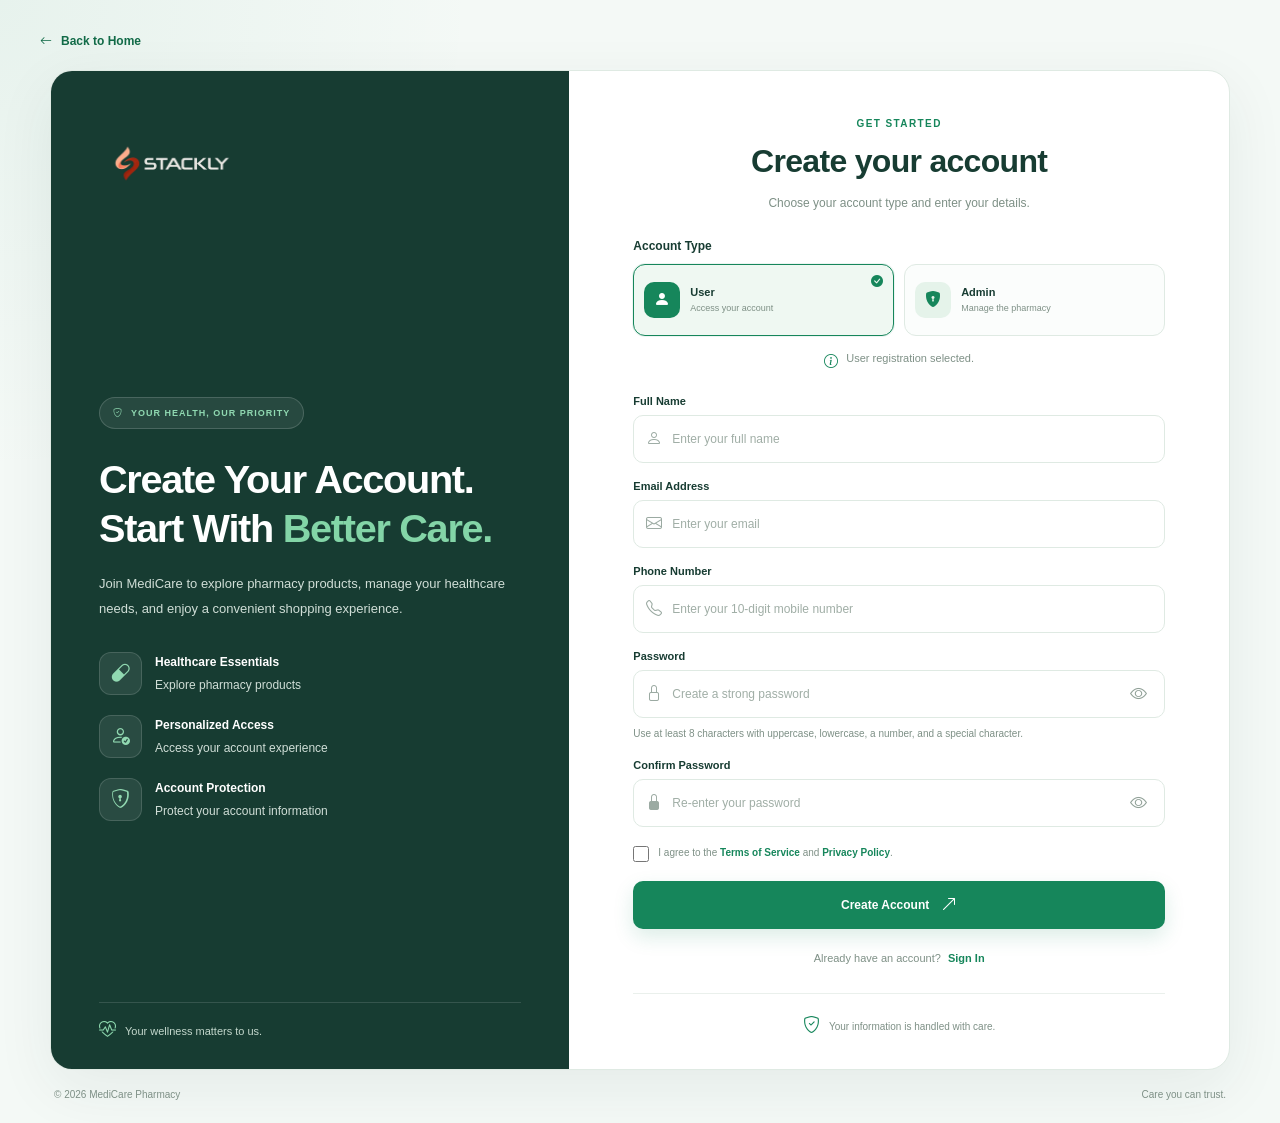
<file: register.html>
<!DOCTYPE html>
<html lang="en">
<head>
    <meta charset="UTF-8">
    <meta name="viewport" content="width=device-width, initial-scale=1.0">
    <meta name="theme-color" content="#173C32">
    <title>Create Account | MediCare</title>

    <link rel="stylesheet" href="https://cdn.jsdelivr.net/npm/bootstrap-icons@1.11.3/font/bootstrap-icons.min.css">
    <link rel="stylesheet" href="register.css">
</head>
<body>

    <a href="index.html" class="back-home">
        <i class="bi bi-arrow-left"></i>
        Back to Home
    </a>

    <main class="register-page">
        <section class="register-card">

            <div class="register-intro">
                <a href="index.html" class="brand">
                    <img src="Assets/blacklogo.webp" alt="MediCare Logo">
                </a>

                <div class="intro-content">
                    <span class="intro-badge">
                        <i class="bi bi-shield-check"></i>
                        YOUR HEALTH, OUR PRIORITY
                    </span>

                    <h1>Create Your Account.<br>
                        Start With <span>Better Care.</span>
                    </h1>

                    <p class="intro-description">
                        Join MediCare to explore pharmacy products,
                        manage your healthcare needs, and enjoy
                        a convenient shopping experience.
                    </p>

                    <div class="benefit-list">
                        <div class="benefit-item">
                            <div class="benefit-icon">
                                <i class="bi bi-capsule"></i>
                            </div>
                            <div>
                                <h3>Healthcare Essentials</h3>
                                <p>Explore pharmacy products</p>
                            </div>
                        </div>

                        <div class="benefit-item">
                            <div class="benefit-icon">
                                <i class="bi bi-person-check"></i>
                            </div>
                            <div>
                                <h3>Personalized Access</h3>
                                <p>Access your account experience</p>
                            </div>
                        </div>

                        <div class="benefit-item">
                            <div class="benefit-icon">
                                <i class="bi bi-shield-lock"></i>
                            </div>
                            <div>
                                <h3>Account Protection</h3>
                                <p>Protect your account information</p>
                            </div>
                        </div>
                    </div>
                </div>

                <div class="intro-footer">
                    <i class="bi bi-heart-pulse"></i>
                    Your wellness matters to us.
                </div>
            </div>

            <div class="register-form-panel">
                <div class="mobile-brand">
                    <a href="index.html">
                        <img src="Assets/blacklogo.webp" alt="MediCare Logo">
                    </a>
                </div>

                <div class="form-heading">
                    <span class="eyebrow">GET STARTED</span>
                    <h2>Create your account</h2>
                    <p>Choose your account type and enter your details.</p>
                </div>

                <form id="registerForm" novalidate>

                    <fieldset class="role-fieldset">
                        <legend>Account Type</legend>

                        <div class="role-options">
                            <label class="role-option selected" id="userRoleCard">
                                <input type="radio" name="role" value="user" checked>
                                <span class="role-icon">
                                    <i class="bi bi-person-fill"></i>
                                </span>
                                <span class="role-text">
                                    <strong>User</strong>
                                    <small>Access your account</small>
                                </span>
                                <i class="bi bi-check-circle-fill role-check"></i>
                            </label>

                            <label class="role-option" id="adminRoleCard">
                                <input type="radio" name="role" value="admin">
                                <span class="role-icon">
                                    <i class="bi bi-shield-lock-fill"></i>
                                </span>
                                <span class="role-text">
                                    <strong>Admin</strong>
                                    <small>Manage the pharmacy</small>
                                </span>
                                <i class="bi bi-check-circle-fill role-check"></i>
                            </label>
                        </div>
                    </fieldset>

                    <p class="role-message" id="roleMessage" aria-live="polite">
                        <i class="bi bi-info-circle"></i>
                        User registration selected.
                    </p>

                    <div class="form-group">
                        <label for="fullName">Full Name</label>
                        <div class="input-wrapper">
                            <i class="bi bi-person input-icon"></i>
                            <input type="text" id="fullName" name="fullName"
                                   placeholder="Enter your full name"
                                   autocomplete="name" maxlength="80"
                                   required aria-describedby="fullNameError">
                        </div>
                        <small class="field-error" id="fullNameError"></small>
                    </div>

                    <div class="form-group">
                        <label for="email">Email Address</label>
                        <div class="input-wrapper">
                            <i class="bi bi-envelope input-icon"></i>
                            <input type="email" id="email" name="email"
                                   placeholder="Enter your email"
                                   autocomplete="email" maxlength="254"
                                   required aria-describedby="emailError">
                        </div>
                        <small class="field-error" id="emailError"></small>
                    </div>

                    <div class="form-group">
                        <label for="phone">Phone Number</label>
                        <div class="input-wrapper">
                            <i class="bi bi-telephone input-icon"></i>
                            <input type="tel" id="phone" name="phone"
                                   placeholder="Enter your 10-digit mobile number"
                                   autocomplete="tel" inputmode="numeric"
                                   maxlength="10" required
                                   aria-describedby="phoneError">
                        </div>
                        <small class="field-error" id="phoneError"></small>
                    </div>

                    <div class="form-group">
                        <label for="password">Password</label>
                        <div class="input-wrapper">
                            <i class="bi bi-lock input-icon"></i>
                            <input type="password" id="password" name="password"
                                   placeholder="Create a strong password"
                                   autocomplete="new-password"
                                   maxlength="128" required
                                   aria-describedby="passwordError">
                            <button type="button" class="password-toggle"
                                    data-target="password"
                                    aria-label="Show password"
                                    aria-pressed="false">
                                <i class="bi bi-eye"></i>
                            </button>
                        </div>
                        <small class="field-hint">
                            Use at least 8 characters with uppercase, lowercase,
                            a number, and a special character.
                        </small>
                        <small class="field-error" id="passwordError"></small>
                    </div>

                    <div class="form-group">
                        <label for="confirmPassword">Confirm Password</label>
                        <div class="input-wrapper">
                            <i class="bi bi-lock-fill input-icon"></i>
                            <input type="password" id="confirmPassword"
                                   name="confirmPassword"
                                   placeholder="Re-enter your password"
                                   autocomplete="new-password"
                                   maxlength="128" required
                                   aria-describedby="confirmPasswordError">
                            <button type="button" class="password-toggle"
                                    data-target="confirmPassword"
                                    aria-label="Show confirm password"
                                    aria-pressed="false">
                                <i class="bi bi-eye"></i>
                            </button>
                        </div>
                        <small class="field-error" id="confirmPasswordError"></small>
                    </div>

                    <div class="terms-row">
                        <input type="checkbox" id="terms" name="terms" required>
                        <label for="terms">
                            I agree to the
                            <a href="error.html">Terms of Service</a>
                            and
                            <a href="error.html">Privacy Policy</a>.
                        </label>
                    </div>
                    <small class="field-error terms-error" id="termsError"></small>

                    <button type="submit" class="submit-btn" id="registerBtn">
                        <span>Create Account</span>
                        <i class="bi bi-arrow-up-right"></i>
                    </button>

                    <p class="form-status" id="formStatus" aria-live="polite"></p>

                    <p class="login-link">
                        Already have an account?
                        <a href="login.html">Sign In</a>
                    </p>

                    <div class="security-note">
                        <i class="bi bi-shield-check"></i>
                        <span>Your information is handled with care.</span>
                    </div>
                </form>
            </div>

        </section>

        <footer class="page-footer">
            <span>© <span id="currentYear"></span> MediCare Pharmacy</span>
            <span>Care you can trust.</span>
        </footer>
    </main>

    <script src="register.js"></script>
</body>
</html>
</file>
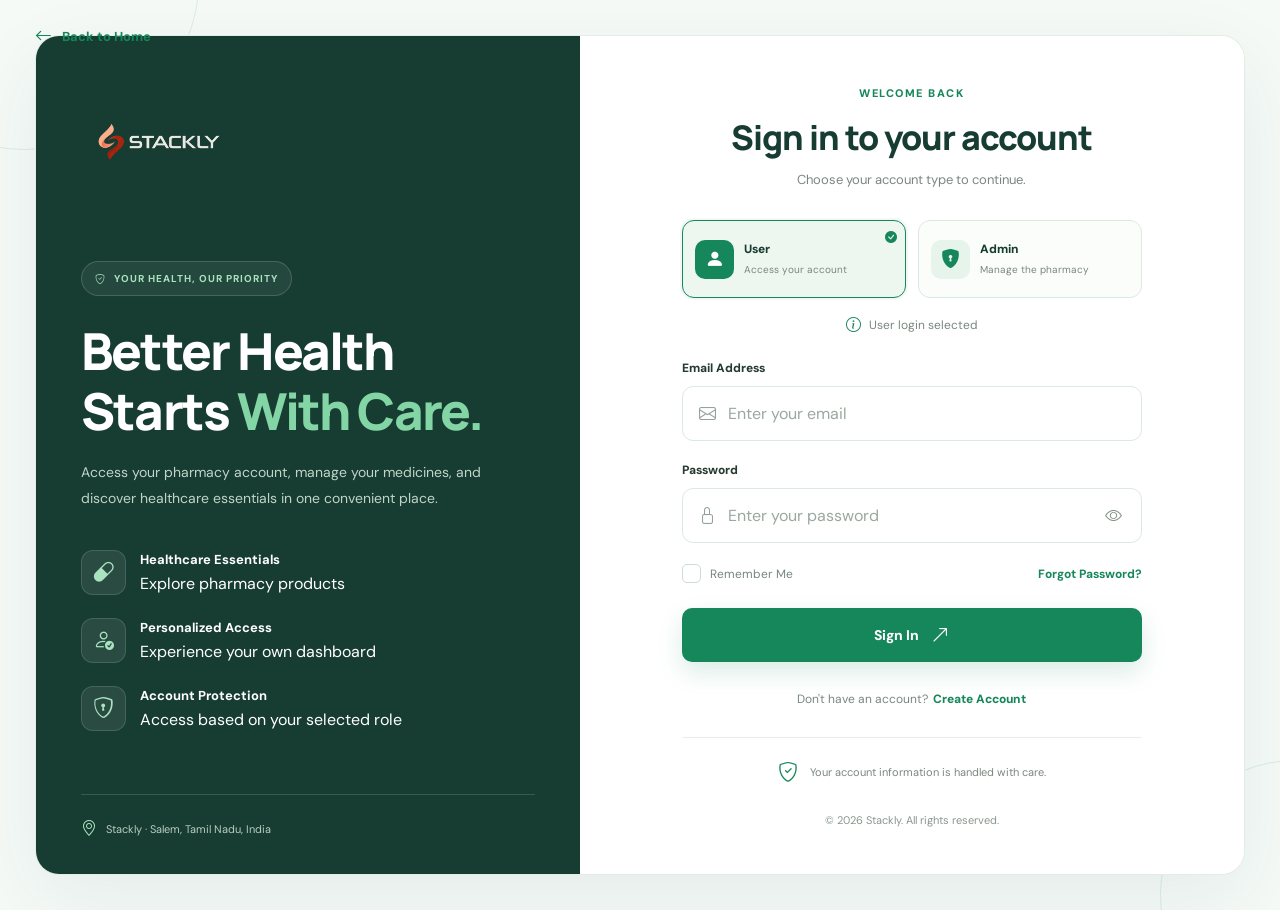
<file: user-dashboard.html>
<!DOCTYPE html>
<html lang="en">
<head>
    <meta charset="UTF-8">
    <meta name="viewport" content="width=device-width, initial-scale=1.0">
    <meta name="theme-color" content="#16865b">
    <title>MediCare | User Dashboard</title>
    <link rel="icon" href="assets/images/logo.webp">
    <link rel="stylesheet" href="https://cdn.jsdelivr.net/npm/bootstrap-icons@1.11.3/font/bootstrap-icons.min.css">
    <link rel="stylesheet" href="user-dashboard.css">
</head>
<body>

<div class="dashboard-shell">

    <aside class="dashboard-sidebar" id="dashboardSidebar" aria-label="Dashboard navigation">
        <a href="user-dashboard.html" class="sidebar-brand">
            <img src="Assets/blacklogo.webp" alt="MediCare">
        </a>

        <div class="sidebar-profile">
            <div class="profile-avatar">
                <i class="bi bi-person-fill"></i>
            </div>
            <div class="profile-info">
                <strong id="sidebarUserName">User</strong>
                <span>Pharmacy Customer</span>
            </div>
        </div>

        <div class="sidebar-title">MY PHARMACY</div>

        <nav class="sidebar-nav">
            <a href="user-dashboard.html" class="sidebar-link active">
                <i class="bi bi-grid-1x2-fill"></i>
                <span>Dashboard</span>
            </a>

            <a href="my-order.html" class="sidebar-link">
                <i class="bi bi-bag-check"></i>
                <span>My Orders</span>
            </a>

            <a href="my-wishlist.html" class="sidebar-link">
                <i class="bi bi-heart"></i>
                <span>My Wishlist</span>
            </a>

           
        </nav>

        <div class="sidebar-support">
            <div class="support-icon">
                <i class="bi bi-headset"></i>
            </div>
            <strong>Need assistance?</strong>
            <p>Our pharmacy team is here to help.</p>
            <a href="error.html">Contact Support <i class="bi bi-arrow-up-right"></i></a>
        </div>

        <div class="sidebar-bottom">
            <button type="button" class="logout-link" id="logoutButton">
                <i class="bi bi-box-arrow-left"></i>
                <span>Logout</span>
            </button>
        </div>
    </aside>

    <div class="sidebar-overlay" id="sidebarOverlay"></div>

    <main class="dashboard-main">

        <header class="dashboard-header">
            <div class="header-left">
                <button
                    type="button"
                    class="mobile-menu"
                    id="mobileMenuButton"
                    aria-label="Open menu"
                    aria-controls="dashboardSidebar"
                    aria-expanded="false"
                >
                    <i class="bi bi-list"></i>
                </button>

                <a href="user-dashboard.html" class="mobile-logo">
                    <img src="Assets/blacklogo.webp" alt="MediCare">
                </a>

                <div class="header-heading">
                    <span>YOUR HEALTH SPACE</span>
                    <h1>MY DASHBOARD</h1>
                </div>
            </div>

            <div class="header-right">
                <a href="error.html" class="header-icon" aria-label="Search">
                    <i class="bi bi-search"></i>
                </a>

                <a href="error.html" class="header-icon notification" aria-label="Notifications">
                    <i class="bi bi-bell"></i>
                    <span></span>
                </a>

                <a href="error.html" class="header-user">
                    <div class="header-avatar">
                        <i class="bi bi-person-fill"></i>
                    </div>
                    <div class="header-user-info">
                        <strong id="headerUserName">User</strong>
                        <span>Customer Account</span>
                    </div>
                    <i class="bi bi-chevron-down"></i>
                </a>
            </div>
        </header>

        <div class="dashboard-content">

            <section class="welcome-card">
                <div class="welcome-content">
                    <span class="welcome-date" id="currentDate"></span>

                    <div class="welcome-status">
                        <span></span>
                        YOUR HEALTH, OUR PRIORITY
                    </div>

                    <h2>
                        WELCOME BACK,
                        <strong id="welcomeUser">USER</strong>
                    </h2>

                    <p>
                        Take care of yourself with trusted medicines, everyday wellness
                        essentials, and convenient pharmacy services.
                    </p>

                    <div class="welcome-actions">
                        <a href="error.html" class="primary-btn">
                            SHOP MEDICINES
                            <i class="bi bi-arrow-right"></i>
                        </a>

                        <a href="error.html" class="secondary-btn">
                            VIEW MY ORDERS
                            <i class="bi bi-bag-check"></i>
                        </a>
                    </div>
                </div>

                <div class="welcome-visual" aria-hidden="true">
                    <div class="medical-orbit orbit-one"></div>
                    <div class="medical-orbit orbit-two"></div>
                    <div class="medical-orbit orbit-three"></div>
                    <div class="orbit-dot dot-one"></div>
                    <div class="orbit-dot dot-two"></div>
                    <div class="orbit-dot dot-three"></div>
                    <div class="orbit-dot dot-four"></div>

                    <div class="medical-core">
                        <i class="bi bi-heart-pulse-fill"></i>
                        <span>HEALTH</span>
                    </div>
                </div>
            </section>

            <section class="quick-grid">
                <a href="error.html" class="quick-card">
                    <div class="quick-card-top">
                        <div class="quick-icon green">
                            <i class="bi bi-capsule"></i>
                        </div>
                        <i class="bi bi-arrow-up-right quick-arrow"></i>
                    </div>
                    <strong>Shop Medicines</strong>
                    <p>Explore healthcare essentials.</p>
                </a>

                <a href="error.html" class="quick-card">
                    <div class="quick-card-top">
                        <div class="quick-icon blue">
                            <i class="bi bi-bag-check"></i>
                        </div>
                        <i class="bi bi-arrow-up-right quick-arrow"></i>
                    </div>
                    <strong>My Orders</strong>
                    <p>View your order information.</p>
                </a>

                <a href="error.html" class="quick-card">
                    <div class="quick-card-top">
                        <div class="quick-icon orange">
                            <i class="bi bi-prescription2"></i>
                        </div>
                        <i class="bi bi-arrow-up-right quick-arrow"></i>
                    </div>
                    <strong>Prescriptions</strong>
                    <p>Access prescription services.</p>
                </a>

                <a href="error.html" class="quick-card">
                    <div class="quick-card-top">
                        <div class="quick-icon purple">
                            <i class="bi bi-heart"></i>
                        </div>
                        <i class="bi bi-arrow-up-right quick-arrow"></i>
                    </div>
                    <strong>My Wishlist</strong>
                    <p>Keep track of saved products.</p>
                </a>
            </section>

            <section class="dashboard-grid">

                <article class="dashboard-card categories-card">
                    <div class="card-header">
                        <div>
                            <span>EXPLORE PRODUCTS</span>
                            <h3>SHOP BY CATEGORY</h3>
                        </div>
                        <a href="error.html">VIEW ALL <i class="bi bi-arrow-right"></i></a>
                    </div>

                    <div class="category-grid">
                        <a href="error.html" class="category-item">
                            <div class="category-icon">
                                <i class="bi bi-capsule"></i>
                            </div>
                            <strong>Medicines</strong>
                            <span>Everyday essentials</span>
                        </a>

                        <a href="error.html" class="category-item">
                            <div class="category-icon">
                                <i class="bi bi-heart-pulse"></i>
                            </div>
                            <strong>Healthcare</strong>
                            <span>Care for your health</span>
                        </a>

                        <a href="error.html" class="category-item">
                            <div class="category-icon">
                                <i class="bi bi-bandaid"></i>
                            </div>
                            <strong>First Aid</strong>
                            <span>Be prepared</span>
                        </a>

                        <a href="error.html" class="category-item">
                            <div class="category-icon">
                                <i class="bi bi-activity"></i>
                            </div>
                            <strong>Wellness</strong>
                            <span>Everyday wellbeing</span>
                        </a>
                    </div>
                </article>

                <article class="dashboard-card health-card">
                    <div class="card-header">
                        <div>
                            <span>YOUR WELLBEING</span>
                            <h3>HEALTH REMINDERS</h3>
                        </div>
                        <div class="card-header-icon">
                            <i class="bi bi-bell"></i>
                        </div>
                    </div>

                    <div class="reminder-item">
                        <div class="reminder-icon">
                            <i class="bi bi-calendar-check"></i>
                        </div>
                        <div class="reminder-text">
                            <strong>Keep track of your health</strong>
                            <p>Follow the schedule recommended by your healthcare professional.</p>
                        </div>
                    </div>

                    <div class="reminder-item">
                        <div class="reminder-icon">
                            <i class="bi bi-shield-check"></i>
                        </div>
                        <div class="reminder-text">
                            <strong>Use medicines responsibly</strong>
                            <p>Always follow the instructions provided by your doctor or pharmacist.</p>
                        </div>
                    </div>

                    <a href="error.html" class="health-link">
                        MANAGE REMINDERS
                        <i class="bi bi-arrow-right"></i>
                    </a>
                </article>

            </section>

            <section class="dashboard-grid lower-grid">

                <article class="dashboard-card order-card">
                    <div class="card-header">
                        <div>
                            <span>ORDER ACTIVITY</span>
                            <h3>RECENT ORDERS</h3>
                        </div>
                        <a href="error.html">VIEW ALL <i class="bi bi-arrow-right"></i></a>
                    </div>

                    <div class="empty-state">
                        <div class="empty-icon">
                            <i class="bi bi-bag"></i>
                        </div>
                        <h4>Your order activity will appear here</h4>
                        <p>Start exploring our pharmacy products to find the essentials you need.</p>
                        <a href="error.html" class="empty-state-btn">EXPLORE PRODUCTS</a>
                    </div>
                </article>

                <article class="dashboard-card service-card">
                    <div class="service-card-top">
                        <div class="service-icon">
                            <i class="bi bi-headset"></i>
                        </div>
                        <span>WE ARE HERE FOR YOU</span>
                    </div>

                    <h3>Need help with your healthcare needs?</h3>
                    <p>Reach out to our team for assistance with pharmacy services and general enquiries.</p>

                    <a href="error.html" class="service-btn">
                        CONTACT OUR TEAM
                        <i class="bi bi-arrow-up-right"></i>
                    </a>
                </article>

            </section>

            <section class="health-tip">
                <div class="tip-icon">
                    <i class="bi bi-lightbulb"></i>
                </div>
                <div class="tip-content">
                    <span>HEALTHY LIVING TIP</span>
                    <strong>Store medicines according to their labels and keep them out of children's reach.</strong>
                </div>
                <a href="error.html">
                    LEARN MORE
                    <i class="bi bi-arrow-right"></i>
                </a>
            </section>

            <footer class="dashboard-footer">
                <span>&copy; <span id="currentYear"></span> MediCare Pharmacy</span>
                <span>YOUR HEALTH. OUR COMMITMENT.</span>
            </footer>

        </div>
    </main>
</div>

<script src="https://cdn.jsdelivr.net/npm/gsap@3.14.2/dist/gsap.min.js"></script>
<script src="user-dashboard.js"></script>

</body>
</html>
</file>
<file: admin-dashboard.css>
@import url('https://fonts.googleapis.com/css2?family=DM+Sans:wght@400;500;600;700;800&family=Manrope:wght@400;500;600;700;800&display=swap');

:root {
    --primary: #16865b;
    --primary-dark: #116b48;
    --primary-light: #e9f6ee;
    --dark: #173c32;
    --background: #f5faf7;
    --white: #ffffff;
    --text: #263b30;
    --muted: #7c8b81;
    --border: #dfeae2;
    --sidebar-width: 250px;
    --header-height: 68px;
}

*,
*::before,
*::after {
    box-sizing: border-box;
    margin: 0;
    padding: 0;
}

html {
    width: 100%;
    max-width: 100%;
    min-height: 100%;
    overflow-x: clip;
}

body {
    width: 100%;
    max-width: 100%;
    min-width: 0;
    min-height: 100vh;
    min-height: 100svh;
    overflow-x: clip;
    background: var(--background);
    color: var(--text);
    font-family: "DM Sans", sans-serif;
    font-size: 14px;
}

body.sidebar-open {
    overflow: hidden;
    overscroll-behavior: none;
}

a {
    color: inherit;
    text-decoration: none;
}

button,
input,
select {
    font: inherit;
}

button,
a {
    -webkit-tap-highlight-color: transparent;
}

button {
    cursor: pointer;
}

img {
    display: block;
    max-width: 100%;
}

.admin-shell {
    position: relative;
    width: 100%;
    min-height: 100vh;
    min-height: 100svh;
    overflow-x: clip;
}

.admin-sidebar {
    position: fixed;
    inset: 0 auto 0 0;
    z-index: 1200;
    width: var(--sidebar-width);
    display: flex;
    flex-direction: column;
    padding: 20px 15px 16px;
    overflow-x: hidden;
    overflow-y: auto;
    overscroll-behavior: contain;
    background: var(--dark);
    color: var(--white);
    transition: transform 0.3s ease, visibility 0.3s ease;
}

.sidebar-brand {
    min-height: 62px;
    display: flex;
    align-items: center;
    justify-content: center;
    padding: 10px 0 18px;
    border-bottom: 1px solid rgba(255, 255, 255, 0.1);
}

.sidebar-brand img {
    width: 140px;
    max-height: 64px;
    object-fit: contain;
}

.admin-profile {
    min-width: 0;
    display: flex;
    align-items: center;
    gap: 10px;
    margin: 18px 0 26px;
    padding: 12px 9px;
    border: 1px solid rgba(255, 255, 255, 0.1);
    border-radius: 12px;
    background: rgba(255, 255, 255, 0.035);
}

.admin-avatar {
    width: 39px;
    height: 39px;
    flex: 0 0 39px;
    display: flex;
    align-items: center;
    justify-content: center;
    border-radius: 11px;
    background: rgba(131, 213, 165, 0.15);
    color: #a8e2bd;
    font-size: 18px;
}

.admin-profile-info {
    flex: 1;
    min-width: 0;
}

.admin-profile-info strong {
    display: block;
    overflow: hidden;
    color: var(--white);
    font-size: 12px;
    font-weight: 800;
    text-overflow: ellipsis;
    white-space: nowrap;
}

.admin-profile-info span {
    display: block;
    margin-top: 5px;
    color: #a8c0b1;
    font-size: 10px;
}

.admin-status {
    width: 8px;
    height: 8px;
    flex: 0 0 8px;
    border-radius: 50%;
    background: #6bd89a;
    box-shadow: 0 0 0 4px rgba(107, 216, 154, 0.1);
}

.sidebar-section-title {
    padding: 0 10px 11px;
    color: #91ac9b;
    font-size: 10px;
    font-weight: 800;
    letter-spacing: 1.4px;
}

.sidebar-nav {
    display: flex;
    flex-direction: column;
    gap: 6px;
}

.sidebar-link {
    min-width: 0;
    min-height: 45px;
    display: flex;
    align-items: center;
    gap: 12px;
    padding: 0 12px;
    border: 1px solid transparent;
    border-radius: 9px;
    color: #b4c8ba;
    font-size: 12px;
    font-weight: 700;
    transition: background 0.2s ease, color 0.2s ease;
}

.sidebar-link i {
    width: 18px;
    flex-shrink: 0;
    text-align: center;
    font-size: 16px;
}

.sidebar-link:hover {
    background: rgba(255, 255, 255, 0.07);
    color: var(--white);
}

.sidebar-link.active {
    background: var(--primary);
    color: var(--white);
}

.sidebar-bottom {
    margin-top: auto;
    padding-top: 18px;
    border-top: 1px solid rgba(255, 255, 255, 0.1);
}

.sidebar-security {
    display: flex;
    align-items: center;
    gap: 10px;
    margin-bottom: 15px;
    padding: 12px 10px;
    border: 1px solid rgba(255, 255, 255, 0.09);
    border-radius: 10px;
    background: rgba(255, 255, 255, 0.035);
}

.sidebar-security > i {
    color: #9de1b4;
    font-size: 20px;
}

.sidebar-security strong {
    display: block;
    color: #e5f1e9;
    font-size: 10px;
}

.sidebar-security span {
    display: block;
    margin-top: 4px;
    color: #a8c0b1;
    font-size: 9px;
}

.logout-button {
    width: 100%;
    min-height: 43px;
    display: flex;
    align-items: center;
    gap: 12px;
    padding: 0 12px;
    border: 0;
    border-radius: 9px;
    background: transparent;
    color: #b4c8ba;
    font-size: 12px;
    font-weight: 700;
    text-align: left;
}

.logout-button:hover {
    background: rgba(255, 255, 255, 0.07);
    color: #ffb8b8;
}

.logout-button i {
    width: 18px;
    text-align: center;
    font-size: 16px;
}

.sidebar-overlay {
    position: fixed;
    inset: 0;
    z-index: 1100;
    display: none;
    background: rgba(14, 36, 27, 0.62);
    backdrop-filter: blur(3px);
    -webkit-backdrop-filter: blur(3px);
    touch-action: none;
}

.sidebar-overlay.active {
    display: block;
}

.admin-main {
    width: calc(100% - var(--sidebar-width));
    min-width: 0;
    min-height: 100vh;
    min-height: 100svh;
    margin-left: var(--sidebar-width);
    overflow-x: clip;
}

.admin-header {
    position: fixed;
    top: 0;
    right: 0;
    left: var(--sidebar-width);
    z-index: 800;
    height: var(--header-height);
    display: flex;
    align-items: center;
    justify-content: space-between;
    gap: 15px;
    padding: 0 26px;
    border-bottom: 1px solid var(--border);
    background: rgba(255, 255, 255, 0.96);
    backdrop-filter: blur(14px);
    -webkit-backdrop-filter: blur(14px);
}

.header-left {
    min-width: 0;
    display: flex;
    align-items: center;
    gap: 13px;
}

.desktop-heading span {
    display: block;
    margin-bottom: 4px;
    color: var(--primary);
    font-size: 9px;
    font-weight: 800;
    letter-spacing: 1.2px;
}

.desktop-heading h1 {
    color: var(--dark);
    font-family: "Manrope", sans-serif;
    font-size: 18px;
    font-weight: 800;
}

.header-actions {
    min-width: 0;
    display: flex;
    align-items: center;
    gap: 15px;
}

.header-date {
    display: flex;
    align-items: center;
    gap: 8px;
    color: var(--muted);
    font-size: 10px;
    font-weight: 700;
    white-space: nowrap;
}

.header-date i {
    color: var(--primary);
    font-size: 14px;
}

.header-notification {
    position: relative;
    width: 36px;
    height: 36px;
    flex: 0 0 36px;
    display: flex;
    align-items: center;
    justify-content: center;
    border: 1px solid var(--border);
    border-radius: 10px;
    background: var(--white);
    color: var(--dark);
    font-size: 16px;
}

.header-notification > span {
    position: absolute;
    top: 6px;
    right: 6px;
    width: 7px;
    height: 7px;
    border: 1px solid var(--white);
    border-radius: 50%;
    background: #e15c5c;
}

.header-admin {
    min-width: 0;
    display: flex;
    align-items: center;
    gap: 9px;
}

.header-admin-avatar {
    width: 37px;
    height: 37px;
    flex: 0 0 37px;
    display: flex;
    align-items: center;
    justify-content: center;
    border-radius: 11px;
    background: var(--primary-light);
    color: var(--primary);
    font-size: 17px;
}

.header-admin-info {
    min-width: 0;
}

.header-admin-info strong {
    display: block;
    max-width: 130px;
    overflow: hidden;
    color: var(--dark);
    font-size: 11px;
    font-weight: 800;
    text-overflow: ellipsis;
    white-space: nowrap;
}

.header-admin-info span {
    display: block;
    margin-top: 4px;
    color: var(--muted);
    font-size: 9px;
}

.mobile-menu-button,
.mobile-brand {
    display: none;
}

.admin-content {
    width: 100%;
    max-width: 1650px;
    min-width: 0;
    margin: 0 auto;
    padding: calc(var(--header-height) + 23px) 26px 25px;
}

.welcome-card {
    position: relative;
    min-width: 0;
    min-height: 235px;
    display: grid;
    grid-template-columns: minmax(0, 1.3fr) minmax(180px, 0.7fr);
    align-items: center;
    gap: 18px;
    padding: 27px 30px;
    overflow: hidden;
    border-radius: 16px;
    background: linear-gradient(115deg, #173c32 0%, #205b42 58%, #16865b 100%);
    color: var(--white);
}

.welcome-card::before {
    position: absolute;
    top: -170px;
    right: 20%;
    width: 330px;
    height: 330px;
    border: 1px solid rgba(255, 255, 255, 0.11);
    border-radius: 50%;
    content: "";
}

.welcome-card::after {
    position: absolute;
    right: -100px;
    bottom: -200px;
    width: 370px;
    height: 370px;
    border: 1px solid rgba(255, 255, 255, 0.11);
    border-radius: 50%;
    content: "";
}

.welcome-content {
    position: relative;
    z-index: 2;
    min-width: 0;
}

.welcome-date {
    display: flex;
    align-items: center;
    gap: 8px;
    color: #bde8cb;
    font-size: 9px;
    font-weight: 800;
    letter-spacing: 1.1px;
}

.live-indicator {
    width: 7px;
    height: 7px;
    flex: 0 0 7px;
    border-radius: 50%;
    background: #74e09b;
    box-shadow: 0 0 0 4px rgba(116, 224, 155, 0.12);
}

.welcome-card h2 {
    margin-top: 14px;
    font-family: "Manrope", sans-serif;
    font-size: clamp(26px, 3vw, 38px);
    font-weight: 800;
    line-height: 1.2;
    letter-spacing: -1.2px;
    overflow-wrap: anywhere;
}

.welcome-card h2 span {
    color: #a6e5b8;
}

.welcome-card p {
    max-width: 470px;
    margin-top: 11px;
    color: #d2e5d8;
    font-size: 11px;
    line-height: 1.9;
}

.welcome-actions {
    display: flex;
    align-items: center;
    flex-wrap: wrap;
    gap: 9px;
    margin-top: 17px;
}

.primary-action,
.secondary-action {
    min-height: 37px;
    display: inline-flex;
    align-items: center;
    justify-content: center;
    gap: 8px;
    padding: 0 12px;
    border-radius: 8px;
    font-size: 10px;
    font-weight: 800;
}

.primary-action {
    background: var(--white);
    color: var(--primary-dark);
}

.primary-action:hover {
    background: #e8f6ed;
}

.secondary-action {
    border: 1px solid rgba(255, 255, 255, 0.22);
    background: rgba(255, 255, 255, 0.08);
    color: var(--white);
}

.secondary-action:hover {
    background: rgba(255, 255, 255, 0.16);
}

.welcome-visual {
    position: relative;
    z-index: 2;
    min-width: 0;
    min-height: 190px;
    display: flex;
    align-items: center;
    justify-content: center;
}

.visual-ring {
    position: absolute;
    width: 165px;
    height: 165px;
    border: 1px solid rgba(255, 255, 255, 0.15);
    border-radius: 50%;
}

.ring-two {
    width: 125px;
    height: 125px;
    border-color: rgba(255, 255, 255, 0.24);
}

.visual-icon {
    position: relative;
    z-index: 1;
    width: 94px;
    height: 94px;
    display: flex;
    align-items: center;
    justify-content: center;
    border: 1px solid rgba(255, 255, 255, 0.28);
    border-radius: 27px;
    background: rgba(255, 255, 255, 0.13);
    color: #bde8cb;
    font-size: 46px;
    backdrop-filter: blur(8px);
}

.visual-dot {
    position: absolute;
    width: 9px;
    height: 9px;
    border-radius: 50%;
    background: #9ce4b5;
}

.dot-one {
    top: 16px;
    right: 28%;
}

.dot-two {
    bottom: 24px;
    left: 22%;
}

.dot-three {
    top: 46%;
    right: 12%;
    width: 6px;
    height: 6px;
}

.visual-caption {
    position: absolute;
    right: 0;
    bottom: 1px;
    display: flex;
    align-items: center;
    gap: 7px;
    padding: 9px 11px;
    border: 1px solid rgba(255, 255, 255, 0.2);
    border-radius: 8px;
    background: rgba(255, 255, 255, 0.1);
    color: var(--white);
    font-size: 9px;
    font-weight: 700;
}

.visual-caption i {
    color: #a6e5b8;
    font-size: 13px;
}

.metrics-grid {
    display: grid;
    grid-template-columns: repeat(4, minmax(0, 1fr));
    gap: 13px;
    margin-top: 17px;
}

.metric-card {
    min-width: 0;
    padding: 16px;
    border: 1px solid var(--border);
    border-radius: 12px;
    background: var(--white);
}

.metric-top {
    display: flex;
    align-items: center;
    justify-content: space-between;
    gap: 8px;
}

.metric-icon {
    width: 38px;
    height: 38px;
    flex: 0 0 38px;
    display: flex;
    align-items: center;
    justify-content: center;
    border-radius: 10px;
    font-size: 17px;
}

.metric-icon.green {
    background: #e8f6ed;
    color: var(--primary);
}

.metric-icon.orange {
    background: #fff2df;
    color: #d78a28;
}

.metric-icon.blue {
    background: #e9f1ff;
    color: #4c7dd5;
}

.metric-icon.purple {
    background: #f2ebff;
    color: #8660ce;
}

.metric-label {
    color: var(--muted);
    font-size: 8px;
    font-weight: 800;
    letter-spacing: 0.6px;
    text-align: right;
}

.metric-value-row {
    display: flex;
    align-items: center;
    flex-wrap: wrap;
    gap: 8px;
    margin-top: 16px;
}

.metric-value-row h3 {
    color: var(--dark);
    font-family: "Manrope", sans-serif;
    font-size: clamp(20px, 2.1vw, 27px);
    font-weight: 800;
    overflow-wrap: anywhere;
}

.metric-change {
    display: inline-flex;
    align-items: center;
    gap: 3px;
    padding: 5px 6px;
    border-radius: 5px;
    font-size: 8px;
    font-weight: 800;
}

.metric-change.positive {
    background: #e9f7ed;
    color: var(--primary);
}

.metric-change.warning {
    background: #fff3df;
    color: #c57a1f;
}

.metric-card > p {
    margin-top: 6px;
    color: var(--muted);
    font-size: 10px;
    line-height: 1.6;
}

.metric-progress {
    height: 4px;
    margin-top: 14px;
    overflow: hidden;
    border-radius: 20px;
    background: #edf2ee;
}

.metric-progress span {
    display: block;
    height: 100%;
    border-radius: inherit;
    background: var(--primary);
}

.metric-progress.orange-progress span {
    background: #d78a28;
}

.metric-progress.blue-progress span {
    background: #4c7dd5;
}

.metric-progress.purple-progress span {
    background: #8660ce;
}

.dashboard-grid {
    display: grid;
    grid-template-columns: minmax(0, 1.65fr) minmax(235px, 0.85fr);
    gap: 15px;
    margin-top: 18px;
}

.dashboard-panel {
    min-width: 0;
    padding: 19px;
    border: 1px solid var(--border);
    border-radius: 13px;
    background: var(--white);
}

.panel-header {
    min-width: 0;
    display: flex;
    align-items: flex-start;
    justify-content: space-between;
    gap: 12px;
    margin-bottom: 19px;
}

.panel-eyebrow {
    display: block;
    color: var(--primary);
    font-size: 8px;
    font-weight: 800;
    letter-spacing: 1px;
}

.panel-header h3,
.section-heading h3 {
    margin-top: 6px;
    color: var(--dark);
    font-family: "Manrope", sans-serif;
    font-size: 17px;
    font-weight: 800;
    overflow-wrap: anywhere;
}

.panel-header p {
    margin-top: 5px;
    color: var(--muted);
    font-size: 10px;
    line-height: 1.7;
}

.view-all {
    display: inline-flex;
    align-items: center;
    gap: 6px;
    flex-shrink: 0;
    color: var(--primary);
    font-size: 10px;
    font-weight: 800;
}

.table-wrapper {
    width: 100%;
    overflow-x: auto;
    overscroll-behavior-x: contain;
    scrollbar-width: thin;
    scrollbar-color: #b8d7c2 #f1f6f2;
}

.orders-table {
    width: 100%;
    min-width: 560px;
    border-collapse: collapse;
    text-align: left;
}

.orders-table thead {
    background: #f4f8f5;
}

.orders-table th {
    padding: 11px 9px;
    color: var(--muted);
    font-size: 8px;
    font-weight: 800;
    letter-spacing: 0.5px;
    white-space: nowrap;
}

.orders-table td {
    padding: 13px 9px;
    border-bottom: 1px solid #edf2ee;
    color: var(--text);
    font-size: 10px;
    white-space: nowrap;
}

.orders-table tbody tr:last-child td {
    border-bottom: 0;
}

.orders-table td > strong {
    color: var(--dark);
    font-size: 10px;
    font-weight: 800;
}

.customer-cell {
    display: flex;
    align-items: center;
    gap: 7px;
}

.customer-avatar {
    width: 27px;
    height: 27px;
    flex: 0 0 27px;
    display: flex;
    align-items: center;
    justify-content: center;
    border-radius: 8px;
    font-size: 8px;
    font-weight: 800;
}

.avatar-green {
    background: #e4f4e9;
    color: #16865b;
}

.avatar-orange {
    background: #fff0de;
    color: #c57a1f;
}

.avatar-blue {
    background: #e8f0ff;
    color: #4c7dd5;
}

.avatar-purple {
    background: #f1eaff;
    color: #8660ce;
}

.avatar-pink {
    background: #ffebf0;
    color: #c64f75;
}

.amount {
    color: var(--dark) !important;
    font-weight: 800;
}

.order-status {
    display: inline-flex;
    align-items: center;
    justify-content: center;
    padding: 6px 8px;
    border-radius: 5px;
    font-size: 8px;
    font-weight: 800;
}

.order-status.delivered {
    background: #e8f6ed;
    color: var(--primary);
}

.order-status.processing {
    background: #eaf1ff;
    color: #4c7dd5;
}

.order-status.pending {
    background: #fff3df;
    color: #c57a1f;
}

.order-status.shipped {
    background: #f1eaff;
    color: #8660ce;
}

.inventory-total {
    flex-shrink: 0;
    padding: 6px 8px;
    border-radius: 6px;
    background: var(--primary-light);
    color: var(--primary);
    font-size: 9px;
    font-weight: 800;
}

.inventory-summary {
    display: flex;
    flex-direction: column;
    gap: 16px;
    margin-top: 25px;
}

.inventory-summary-item {
    display: grid;
    grid-template-columns: 10px minmax(0, 1fr) auto;
    align-items: center;
    gap: 9px;
}

.inventory-summary-item > span:nth-child(2) {
    color: var(--muted);
    font-size: 11px;
}

.inventory-summary-item strong {
    color: var(--dark);
    font-size: 12px;
    font-weight: 800;
}

.inventory-dot {
    width: 8px;
    height: 8px;
    border-radius: 50%;
}

.stock-good {
    background: var(--primary);
}

.stock-low {
    background: #e4a443;
}

.stock-out {
    background: #df6a6a;
}

.inventory-bar {
    height: 9px;
    display: flex;
    gap: 3px;
    margin-top: 22px;
    overflow: hidden;
    border-radius: 20px;
    background: #edf2ee;
}

.inventory-bar span {
    height: 100%;
    border-radius: 20px;
}

.bar-good {
    width: 82%;
    background: var(--primary);
}

.bar-low {
    width: 13%;
    background: #e4a443;
}

.bar-out {
    width: 5%;
    background: #df6a6a;
}

.inventory-note {
    display: flex;
    align-items: flex-start;
    gap: 8px;
    margin-top: 23px;
    padding: 11px;
    border: 1px solid #dcece0;
    border-radius: 8px;
    background: #f4faf5;
}

.inventory-note i {
    flex-shrink: 0;
    color: var(--primary);
    font-size: 14px;
}

.inventory-note span {
    color: var(--muted);
    font-size: 9px;
    line-height: 1.8;
}

.inventory-action {
    min-height: 38px;
    display: flex;
    align-items: center;
    justify-content: center;
    gap: 8px;
    margin-top: 15px;
    border: 1px solid var(--primary);
    border-radius: 8px;
    color: var(--primary);
    font-size: 10px;
    font-weight: 800;
}

.inventory-action:hover {
    background: var(--primary);
    color: var(--white);
}

.quick-actions-section {
    margin-top: 24px;
}

.section-heading {
    margin-bottom: 14px;
}

.quick-actions-grid {
    display: grid;
    grid-template-columns: repeat(3, minmax(0, 1fr));
    gap: 13px;
}

.quick-action-card {
    position: relative;
    min-width: 0;
    display: flex;
    align-items: flex-start;
    gap: 12px;
    padding: 16px;
    border: 1px solid var(--border);
    border-radius: 12px;
    background: var(--white);
    transition: transform 0.2s ease, box-shadow 0.2s ease;
}

.quick-action-card:hover {
    box-shadow: 0 8px 24px rgba(23, 60, 50, 0.07);
    transform: translateY(-2px);
}

.quick-action-icon {
    width: 39px;
    height: 39px;
    flex: 0 0 39px;
    display: flex;
    align-items: center;
    justify-content: center;
    border-radius: 10px;
    font-size: 17px;
}

.quick-action-icon.green {
    background: #e8f6ed;
    color: var(--primary);
}

.quick-action-icon.blue {
    background: #e9f1ff;
    color: #4c7dd5;
}

.quick-action-icon.orange {
    background: #fff2df;
    color: #d78a28;
}

.quick-action-card > div {
    min-width: 0;
    padding-right: 8px;
}

.quick-action-card strong {
    display: block;
    color: var(--dark);
    font-size: 11px;
    font-weight: 800;
    line-height: 1.6;
    overflow-wrap: anywhere;
}

.quick-action-card p {
    margin-top: 6px;
    color: var(--muted);
    font-size: 10px;
    line-height: 1.8;
}

.quick-arrow {
    position: absolute;
    top: 15px;
    right: 14px;
    color: #9caf9f;
    font-size: 13px;
}

.admin-tip {
    display: flex;
    align-items: flex-start;
    gap: 12px;
    margin-top: 18px;
    padding: 16px;
    border: 1px solid #dcece0;
    border-radius: 11px;
    background: #edf7ef;
}

.tip-icon {
    width: 35px;
    height: 35px;
    flex: 0 0 35px;
    display: flex;
    align-items: center;
    justify-content: center;
    border-radius: 9px;
    background: var(--white);
    color: var(--primary);
    font-size: 16px;
}

.admin-tip strong {
    display: block;
    color: var(--dark);
    font-size: 11px;
    font-weight: 800;
}

.admin-tip p {
    margin-top: 5px;
    color: #698174;
    font-size: 10px;
    line-height: 1.8;
}

.admin-footer {
    display: flex;
    align-items: center;
    justify-content: space-between;
    flex-wrap: wrap;
    gap: 10px;
    padding: 20px 3px 0;
}

.admin-footer span {
    color: var(--muted);
    font-size: 10px;
    line-height: 1.7;
}

@media (max-width: 1250px) {
    :root {
        --sidebar-width: 225px;
    }

    .admin-header,
    .admin-content {
        padding-right: 18px;
        padding-left: 18px;
    }

    .metrics-grid {
        grid-template-columns: repeat(2, minmax(0, 1fr));
    }

    .dashboard-grid {
        grid-template-columns: minmax(0, 1fr);
    }

    .inventory-summary {
        display: grid;
        grid-template-columns: repeat(3, minmax(0, 1fr));
        gap: 10px;
    }

    .inventory-summary-item {
        grid-template-columns: 9px minmax(0, 1fr) auto;
        gap: 6px;
    }
}

@media (max-width: 991px) {
    :root {
        --sidebar-width: 270px;
        --header-height: 60px;
    }

    .admin-sidebar {
        width: min(var(--sidebar-width), 86vw);
        max-width: 320px;
        transform: translateX(-105%);
        visibility: hidden;
        box-shadow: 12px 0 35px rgba(10, 35, 24, 0.15);
    }

    .admin-sidebar.mobile-open {
        transform: translateX(0);
        visibility: visible;
    }

    .admin-main {
        width: 100%;
        margin-left: 0;
    }

    .admin-header {
        left: 0;
        width: 100%;
        height: var(--header-height);
        padding: 0 17px;
    }

    .header-left {
        flex: 1;
        justify-content: space-between;
    }

    .mobile-menu-button {
        width: 38px;
        height: 38px;
        flex: 0 0 38px;
        display: flex;
        align-items: center;
        justify-content: center;
        border: 1px solid var(--border);
        border-radius: 9px;
        background: var(--white);
        color: var(--dark);
        font-size: 20px;
    }

    .mobile-brand {
        min-width: 0;
        display: flex;
        align-items: center;
        justify-content: flex-end;
        margin-left: auto;
    }

    .mobile-brand img {
        width: 115px;
        max-height: 90px;
        object-fit: contain;
         filter: brightness(1) saturate(100%) invert(66%) sepia(12%) saturate(700%) hue-rotate(165deg) brightness(88%) contrast(88%);
    }

    .desktop-heading,
    .header-actions {
        display: none;
    }

    .admin-content {
        padding: calc(var(--header-height) + 20px) 17px 23px;
    }

    .welcome-card {
        grid-template-columns: minmax(0, 1.2fr) minmax(150px, 0.8fr);
        padding: 23px;
    }

    .welcome-visual {
        min-height: 165px;
    }

    .visual-ring {
        width: 145px;
        height: 145px;
    }

    .ring-two {
        width: 110px;
        height: 110px;
    }

    .visual-icon {
        width: 78px;
        height: 78px;
        font-size: 37px;
    }

    .visual-caption {
        right: -3px;
        font-size: 8px;
    }

    .quick-actions-grid {
        grid-template-columns: repeat(2, minmax(0, 1fr));
    }

    .quick-action-card:last-child {
        grid-column: 1 / -1;
    }
}

@media (max-width: 767px) {
    .admin-header {
        padding: 0 13px;
    }

    .admin-content {
        padding: 75px 13px 20px;
    }

    .welcome-card {
        grid-template-columns: minmax(0, 1fr);
        gap: 0;
        padding: 23px 19px 18px;
        border-radius: 14px;
    }

    .welcome-card h2 {
        font-size: clamp(27px, 7vw, 36px);
        letter-spacing: -0.8px;
    }

    .welcome-card p {
        font-size: 11px;
    }

    .welcome-actions {
        align-items: stretch;
        flex-direction: column;
    }

    .primary-action,
    .secondary-action {
        width: 100%;
        min-height: 41px;
    }

    .welcome-visual {
        min-height: 155px;
        margin-top: 12px;
    }

    .visual-ring {
        width: 135px;
        height: 135px;
    }

    .ring-two {
        width: 105px;
        height: 105px;
    }

    .visual-icon {
        width: 73px;
        height: 73px;
        font-size: 34px;
    }

    .visual-caption {
        right: 0;
        bottom: 0;
        padding: 7px 9px;
    }

    .metrics-grid {
        grid-template-columns: repeat(2, minmax(0, 1fr));
        gap: 9px;
        margin-top: 12px;
    }

    .metric-card {
        padding: 12px;
    }

    .metric-icon {
        width: 33px;
        height: 33px;
        flex-basis: 33px;
        font-size: 15px;
    }

    .metric-label {
        max-width: 95px;
        font-size: 7px;
    }

    .metric-value-row {
        gap: 6px;
        margin-top: 13px;
    }

    .metric-value-row h3 {
        font-size: clamp(19px, 5vw, 25px);
    }

    .metric-change {
        padding: 4px 5px;
        font-size: 7px;
    }

    .metric-card > p {
        font-size: 9px;
    }

    .dashboard-grid {
        gap: 12px;
        margin-top: 13px;
    }

    .dashboard-panel {
        padding: 14px;
    }

    .panel-header {
        flex-wrap: wrap;
        margin-bottom: 15px;
    }

    .panel-header h3,
    .section-heading h3 {
        font-size: 16px;
    }

    .table-wrapper {
        margin-right: -2px;
    }

    .orders-table {
        min-width: 560px;
    }

    .inventory-summary {
        grid-template-columns: minmax(0, 1fr);
        gap: 13px;
        margin-top: 20px;
    }

    .inventory-summary-item {
        grid-template-columns: 10px minmax(0, 1fr) auto;
        gap: 9px;
    }

    .inventory-bar {
        margin-top: 18px;
    }

    .quick-actions-section {
        margin-top: 20px;
    }

    .quick-actions-grid {
        grid-template-columns: minmax(0, 1fr);
        gap: 9px;
    }

    .quick-action-card:last-child {
        grid-column: auto;
    }

    .quick-action-card {
        padding: 13px;
    }

    .quick-action-icon {
        width: 36px;
        height: 36px;
        flex-basis: 36px;
        font-size: 15px;
    }

    .admin-tip {
        padding: 13px;
    }

    .admin-footer {
        flex-direction: column;
        justify-content: center;
        gap: 5px;
        text-align: center;
    }
}

@media (max-width: 380px) {
    .admin-header {
        height: 56px;
        padding: 0 9px;
    }

    .mobile-menu-button {
        width: 36px;
        height: 36px;
        flex-basis: 36px;
        font-size: 19px;
    }

    .mobile-brand img {
        width: 100px;
        max-height: 90px;
    }

    .admin-content {
        padding: 69px 9px 17px;
    }

    .welcome-card {
        padding: 20px 14px 15px;
    }

    .welcome-card h2 {
        font-size: 27px;
    }

    .welcome-date {
        font-size: 8px;
        letter-spacing: 0.7px;
    }

    .welcome-card p {
        font-size: 10px;
    }

    .metric-card {
        padding: 10px;
    }

    .metric-top {
        align-items: flex-start;
        gap: 5px;
    }

    .metric-icon {
        width: 30px;
        height: 30px;
        flex-basis: 30px;
        font-size: 14px;
    }

    .metric-label {
        max-width: 75px;
        font-size: 6px;
        letter-spacing: 0.2px;
    }

    .metric-value-row h3 {
        font-size: 19px;
    }

    .metric-change {
        font-size: 7px;
    }

    .dashboard-panel {
        padding: 11px;
    }

    .panel-header h3 {
        font-size: 15px;
    }

    .inventory-total {
        font-size: 8px;
    }

    .quick-action-card strong {
        font-size: 10px;
    }

    .quick-action-card p {
        font-size: 9px;
    }
}

@media (prefers-reduced-motion: reduce) {
    *,
    *::before,
    *::after {
        scroll-behavior: auto !important;
        animation-duration: 0.01ms !important;
        animation-iteration-count: 1 !important;
        transition-duration: 0.01ms !important;
    }
}
</file>
<file: admin-orders.css>
@import url('https://fonts.googleapis.com/css2?family=DM+Sans:wght@400;500;600;700;800&family=Manrope:wght@400;500;600;700;800&display=swap');

:root {
    --primary: #16865b;
    --primary-dark: #116b48;
    --primary-light: #e9f6ee;
    --dark: #173c32;
    --background: #f5faf7;
    --white: #ffffff;
    --text: #263b30;
    --muted: #7c8b81;
    --border: #dfeae2;
    --sidebar-width: 250px;
    --header-height: 68px;
}

*,
*::before,
*::after {
    box-sizing: border-box;
    margin: 0;
    padding: 0;
}

html {
    width: 100%;
    max-width: 100%;
    min-height: 100%;
    overflow-x: clip;
}

body {
    width: 100%;
    max-width: 100%;
    min-width: 0;
    min-height: 100vh;
    min-height: 100svh;
    overflow-x: clip;
    background: var(--background);
    color: var(--text);
    font-family: "DM Sans", sans-serif;
    font-size: 14px;
}

body.sidebar-open,
body.modal-open {
    overflow: hidden;
    overscroll-behavior: none;
}

a {
    color: inherit;
    text-decoration: none;
}

button,
input,
select {
    font: inherit;
}

button,
a,
select {
    -webkit-tap-highlight-color: transparent;
}

button {
    cursor: pointer;
}

button:focus-visible,
a:focus-visible,
input:focus-visible,
select:focus-visible {
    outline: 3px solid rgba(22, 134, 91, 0.25);
    outline-offset: 3px;
}

img {
    display: block;
    max-width: 100%;
}

[hidden] {
    display: none !important;
}

.admin-shell {
    position: relative;
    width: 100%;
    min-height: 100vh;
    min-height: 100svh;
    overflow-x: clip;
}

.admin-sidebar {
    position: fixed;
    inset: 0 auto 0 0;
    z-index: 1200;
    width: var(--sidebar-width);
    display: flex;
    flex-direction: column;
    padding: 20px 15px 16px;
    overflow-x: hidden;
    overflow-y: auto;
    overscroll-behavior: contain;
    background: var(--dark);
    color: var(--white);
    transition: transform 0.3s ease, visibility 0.3s ease;
}

.sidebar-brand {
    min-height: 62px;
    display: flex;
    align-items: center;
    justify-content: center;
    padding: 10px 0 18px;
    border-bottom: 1px solid rgba(255, 255, 255, 0.1);
}

.sidebar-brand img {
    width: 140px;
    max-height: 64px;
    object-fit: contain;
}

.admin-profile {
    min-width: 0;
    display: flex;
    align-items: center;
    gap: 10px;
    margin: 18px 0 26px;
    padding: 12px 9px;
    border: 1px solid rgba(255, 255, 255, 0.1);
    border-radius: 12px;
    background: rgba(255, 255, 255, 0.035);
}

.admin-avatar {
    width: 39px;
    height: 39px;
    flex: 0 0 39px;
    display: flex;
    align-items: center;
    justify-content: center;
    border-radius: 11px;
    background: rgba(131, 213, 165, 0.15);
    color: #a8e2bd;
    font-size: 18px;
}

.admin-profile-info {
    flex: 1;
    min-width: 0;
}

.admin-profile-info strong {
    display: block;
    overflow: hidden;
    color: var(--white);
    font-size: 12px;
    font-weight: 800;
    text-overflow: ellipsis;
    white-space: nowrap;
}

.admin-profile-info span {
    display: block;
    margin-top: 5px;
    color: #a8c0b1;
    font-size: 10px;
}

.admin-status {
    width: 8px;
    height: 8px;
    flex: 0 0 8px;
    border-radius: 50%;
    background: #6bd89a;
}

.sidebar-section-title {
    padding: 0 10px 11px;
    color: #91ac9b;
    font-size: 10px;
    font-weight: 800;
    letter-spacing: 1.4px;
}

.sidebar-nav {
    display: flex;
    flex-direction: column;
    gap: 6px;
}

.sidebar-link {
    min-width: 0;
    min-height: 45px;
    display: flex;
    align-items: center;
    gap: 12px;
    padding: 0 12px;
    border: 1px solid transparent;
    border-radius: 9px;
    color: #b4c8ba;
    font-size: 12px;
    font-weight: 700;
    transition: background 0.2s ease, color 0.2s ease;
}

.sidebar-link i {
    width: 18px;
    flex-shrink: 0;
    text-align: center;
    font-size: 16px;
}

.sidebar-link:hover {
    background: rgba(255, 255, 255, 0.07);
    color: var(--white);
}

.sidebar-link.active {
    background: var(--primary);
    color: var(--white);
}

.sidebar-bottom {
    margin-top: auto;
    padding-top: 18px;
    border-top: 1px solid rgba(255, 255, 255, 0.1);
}

.sidebar-security {
    display: flex;
    align-items: center;
    gap: 10px;
    margin-bottom: 15px;
    padding: 12px 10px;
    border: 1px solid rgba(255, 255, 255, 0.09);
    border-radius: 10px;
    background: rgba(255, 255, 255, 0.035);
}

.sidebar-security > i {
    color: #9de1b4;
    font-size: 20px;
}

.sidebar-security strong {
    display: block;
    color: #e5f1e9;
    font-size: 10px;
}

.sidebar-security span {
    display: block;
    margin-top: 4px;
    color: #a8c0b1;
    font-size: 9px;
}

.logout-button {
    width: 100%;
    min-height: 43px;
    display: flex;
    align-items: center;
    gap: 12px;
    padding: 0 12px;
    border: 0;
    border-radius: 9px;
    background: transparent;
    color: #b4c8ba;
    font-size: 12px;
    font-weight: 700;
    text-align: left;
}

.logout-button:hover {
    background: rgba(255, 255, 255, 0.07);
    color: #ffb8b8;
}

.logout-button i {
    width: 18px;
    text-align: center;
    font-size: 16px;
}

.sidebar-overlay {
    position: fixed;
    inset: 0;
    z-index: 1100;
    display: none;
    background: rgba(14, 36, 27, 0.62);
    backdrop-filter: blur(3px);
    -webkit-backdrop-filter: blur(3px);
    touch-action: none;
}

.sidebar-overlay.active {
    display: block;
}

.admin-main {
    width: calc(100% - var(--sidebar-width));
    min-width: 0;
    min-height: 100vh;
    min-height: 100svh;
    margin-left: var(--sidebar-width);
    overflow-x: clip;
}

.admin-header {
    position: fixed;
    top: 0;
    right: 0;
    left: var(--sidebar-width);
    z-index: 800;
    height: var(--header-height);
    display: flex;
    align-items: center;
    justify-content: space-between;
    gap: 15px;
    padding: 0 26px;
    border-bottom: 1px solid var(--border);
    background: rgba(255, 255, 255, 0.96);
    backdrop-filter: blur(14px);
    -webkit-backdrop-filter: blur(14px);
}

.header-left {
    min-width: 0;
    display: flex;
    align-items: center;
    gap: 13px;
}

.desktop-heading span {
    display: block;
    margin-bottom: 4px;
    color: var(--primary);
    font-size: 9px;
    font-weight: 800;
    letter-spacing: 1.2px;
}

.desktop-heading h1 {
    color: var(--dark);
    font-family: "Manrope", sans-serif;
    font-size: 18px;
    font-weight: 800;
}

.header-actions {
    min-width: 0;
    display: flex;
    align-items: center;
    gap: 15px;
}

.header-date {
    display: flex;
    align-items: center;
    gap: 8px;
    color: var(--muted);
    font-size: 10px;
    font-weight: 700;
    white-space: nowrap;
}

.header-date i {
    color: var(--primary);
    font-size: 14px;
}

.header-notification {
    position: relative;
    width: 36px;
    height: 36px;
    flex: 0 0 36px;
    display: flex;
    align-items: center;
    justify-content: center;
    border: 1px solid var(--border);
    border-radius: 10px;
    background: var(--white);
    color: var(--dark);
    font-size: 16px;
}

.header-notification > span {
    position: absolute;
    top: 6px;
    right: 6px;
    width: 7px;
    height: 7px;
    border: 1px solid var(--white);
    border-radius: 50%;
    background: #e15c5c;
}

.header-admin {
    min-width: 0;
    display: flex;
    align-items: center;
    gap: 9px;
}

.header-admin-avatar {
    width: 37px;
    height: 37px;
    flex: 0 0 37px;
    display: flex;
    align-items: center;
    justify-content: center;
    border-radius: 11px;
    background: var(--primary-light);
    color: var(--primary);
    font-size: 17px;
}

.header-admin-info {
    min-width: 0;
}

.header-admin-info strong {
    display: block;
    max-width: 130px;
    overflow: hidden;
    color: var(--dark);
    font-size: 11px;
    font-weight: 800;
    text-overflow: ellipsis;
    white-space: nowrap;
}

.header-admin-info span {
    display: block;
    margin-top: 4px;
    color: var(--muted);
    font-size: 9px;
}

.mobile-menu-button,
.mobile-brand {
    display: none;
}

.admin-content {
    width: 100%;
    max-width: 1650px;
    min-width: 0;
    margin: 0 auto;
    padding: calc(var(--header-height) + 25px) 26px 25px;
}

.page-heading {
    min-width: 0;
    display: flex;
    align-items: center;
    justify-content: space-between;
    flex-wrap: wrap;
    gap: 16px;
    margin-bottom: 22px;
}

.eyebrow {
    display: block;
    color: var(--primary);
    font-size: 9px;
    font-weight: 800;
    letter-spacing: 1.2px;
}

.page-heading h2 {
    margin-top: 7px;
    color: var(--dark);
    font-family: "Manrope", sans-serif;
    font-size: clamp(23px, 2.5vw, 31px);
    font-weight: 800;
    line-height: 1.3;
    overflow-wrap: anywhere;
}

.page-heading p {
    max-width: 600px;
    margin-top: 8px;
    color: var(--muted);
    font-size: 12px;
    line-height: 1.8;
}

.export-button {
    min-height: 41px;
    display: inline-flex;
    align-items: center;
    justify-content: center;
    gap: 9px;
    padding: 0 14px;
    border: 1px solid var(--border);
    border-radius: 9px;
    background: var(--white);
    color: var(--dark);
    font-size: 11px;
    font-weight: 800;
    transition: background 0.2s ease, color 0.2s ease;
}

.export-button:hover {
    background: var(--primary);
    color: var(--white);
}

.summary-grid {
    display: grid;
    grid-template-columns: repeat(4, minmax(0, 1fr));
    gap: 13px;
}

.summary-card {
    min-width: 0;
    display: flex;
    align-items: flex-start;
    gap: 12px;
    padding: 17px;
    border: 1px solid var(--border);
    border-radius: 12px;
    background: var(--white);
}

.summary-icon {
    width: 42px;
    height: 42px;
    flex: 0 0 42px;
    display: flex;
    align-items: center;
    justify-content: center;
    border-radius: 11px;
    font-size: 18px;
}

.summary-icon.green {
    background: #e8f6ed;
    color: var(--primary);
}

.summary-icon.orange {
    background: #fff2df;
    color: #d78a28;
}

.summary-icon.blue {
    background: #e9f1ff;
    color: #4c7dd5;
}

.summary-icon.purple {
    background: #f2ebff;
    color: #8660ce;
}

.summary-card > div:last-child {
    min-width: 0;
}

.summary-card span {
    display: block;
    color: var(--muted);
    font-size: 10px;
    font-weight: 700;
}

.summary-card h3 {
    margin-top: 7px;
    color: var(--dark);
    font-family: "Manrope", sans-serif;
    font-size: 26px;
    font-weight: 800;
    overflow-wrap: anywhere;
}

.summary-card p {
    margin-top: 5px;
    color: var(--muted);
    font-size: 9px;
    line-height: 1.7;
}

.orders-panel {
    min-width: 0;
    margin-top: 19px;
    padding: 21px;
    border: 1px solid var(--border);
    border-radius: 14px;
    background: var(--white);
}

.orders-panel-heading {
    display: flex;
    align-items: flex-start;
    justify-content: space-between;
    gap: 12px;
}

.orders-panel-heading h3 {
    margin-top: 6px;
    color: var(--dark);
    font-family: "Manrope", sans-serif;
    font-size: 20px;
    font-weight: 800;
}

.orders-panel-heading p {
    margin-top: 6px;
    color: var(--muted);
    font-size: 11px;
    line-height: 1.7;
}

.result-count {
    flex-shrink: 0;
    padding: 7px 10px;
    border-radius: 7px;
    background: var(--primary-light);
    color: var(--primary);
    font-size: 10px;
    font-weight: 800;
}

.order-toolbar {
    display: flex;
    align-items: center;
    justify-content: space-between;
    gap: 13px;
    margin-top: 22px;
}

.search-box {
    min-width: 0;
    width: min(100%, 360px);
    min-height: 42px;
    display: flex;
    align-items: center;
    gap: 9px;
    padding: 0 12px;
    border: 1px solid var(--border);
    border-radius: 9px;
    background: #fbfdfb;
}

.search-box > i {
    flex-shrink: 0;
    color: var(--muted);
    font-size: 15px;
}

.search-box input {
    width: 100%;
    min-width: 0;
    border: 0;
    outline: 0;
    background: transparent;
    color: var(--dark);
    font-size: 11px;
}

.search-box input::placeholder {
    color: #9ba99f;
}

.search-box input:focus-visible {
    outline: none;
}

.search-box:focus-within {
    border-color: var(--primary);
    box-shadow: 0 0 0 3px rgba(22, 134, 91, 0.08);
}

.search-box button {
    width: 25px;
    height: 25px;
    flex: 0 0 25px;
    display: flex;
    align-items: center;
    justify-content: center;
    border: 0;
    background: transparent;
    color: var(--muted);
    font-size: 12px;
}

.filter-controls {
    display: flex;
    align-items: center;
    flex-wrap: wrap;
    gap: 10px;
}

.filter-select {
    min-width: 135px;
    display: flex;
    align-items: center;
    gap: 8px;
    padding: 0 10px;
    border: 1px solid var(--border);
    border-radius: 9px;
    background: var(--white);
}

.filter-select > span {
    color: var(--muted);
    font-size: 10px;
    font-weight: 700;
}

.filter-select select {
    width: 100%;
    min-width: 0;
    min-height: 40px;
    border: 0;
    outline: 0;
    background: transparent;
    color: var(--dark);
    font-size: 10px;
    font-weight: 700;
}

.status-filters {
    display: flex;
    align-items: center;
    gap: 7px;
    margin: 18px 0;
    padding-bottom: 2px;
    overflow-x: auto;
    scrollbar-width: thin;
    scrollbar-color: #b8d7c2 transparent;
}

.status-chip {
    min-height: 33px;
    flex: 0 0 auto;
    padding: 0 12px;
    border: 1px solid var(--border);
    border-radius: 7px;
    background: var(--white);
    color: var(--muted);
    font-size: 10px;
    font-weight: 700;
    transition: all 0.2s ease;
}

.status-chip:hover {
    border-color: var(--primary);
    color: var(--primary);
}

.status-chip.active {
    border-color: var(--primary);
    background: var(--primary);
    color: var(--white);
}

.orders-table-wrapper {
    width: 100%;
    overflow-x: auto;
    overscroll-behavior-x: contain;
    border: 1px solid var(--border);
    border-radius: 10px;
    scrollbar-width: thin;
    scrollbar-color: #b8d7c2 #f1f6f2;
}

.orders-table {
    width: 100%;
    min-width: 1000px;
    border-collapse: collapse;
    text-align: left;
}

.orders-table thead {
    background: #f4f8f5;
}

.orders-table th {
    padding: 14px 12px;
    color: var(--muted);
    font-size: 9px;
    font-weight: 800;
    letter-spacing: 0.5px;
    white-space: nowrap;
}

.orders-table td {
    padding: 14px 12px;
    border-bottom: 1px solid #edf2ee;
    color: var(--text);
    font-size: 10px;
    vertical-align: middle;
    white-space: nowrap;
}

.orders-table tbody tr:last-child td {
    border-bottom: 0;
}

.orders-table tbody tr:hover {
    background: #fbfdfb;
}

.order-id {
    display: block;
    color: var(--dark);
    font-size: 10px;
    font-weight: 800;
}

.order-date-small {
    display: block;
    margin-top: 5px;
    color: var(--muted);
    font-size: 9px;
}

.customer-cell {
    display: flex;
    align-items: center;
    gap: 8px;
}

.customer-avatar {
    width: 32px;
    height: 32px;
    flex: 0 0 32px;
    display: flex;
    align-items: center;
    justify-content: center;
    border-radius: 9px;
    font-size: 9px;
    font-weight: 800;
}

.avatar-green {
    background: #e4f4e9;
    color: #16865b;
}

.avatar-orange {
    background: #fff0de;
    color: #c57a1f;
}

.avatar-blue {
    background: #e8f0ff;
    color: #4c7dd5;
}

.avatar-purple {
    background: #f1eaff;
    color: #8660ce;
}

.avatar-pink {
    background: #ffebf0;
    color: #c64f75;
}

.avatar-teal {
    background: #e1f5f2;
    color: #19877b;
}

.customer-info strong {
    display: block;
    max-width: 145px;
    overflow: hidden;
    color: var(--dark);
    font-size: 10px;
    text-overflow: ellipsis;
}

.customer-info span {
    display: block;
    max-width: 145px;
    margin-top: 4px;
    overflow: hidden;
    color: var(--muted);
    font-size: 9px;
    text-overflow: ellipsis;
}

.product-cell {
    display: flex;
    align-items: center;
    gap: 8px;
}

.product-thumbnail {
    width: 34px;
    height: 34px;
    flex: 0 0 34px;
    display: flex;
    align-items: center;
    justify-content: center;
    border-radius: 9px;
    background: #eef7f0;
    color: var(--primary);
    font-size: 17px;
}

.product-info strong {
    display: block;
    max-width: 150px;
    overflow: hidden;
    color: var(--dark);
    font-size: 10px;
    text-overflow: ellipsis;
}

.product-info span {
    display: block;
    margin-top: 4px;
    color: var(--muted);
    font-size: 9px;
}

.order-amount {
    color: var(--dark);
    font-weight: 800;
}

.payment-method {
    display: block;
    color: var(--text);
    font-size: 10px;
    font-weight: 700;
}

.payment-status {
    display: inline-block;
    margin-top: 5px;
    color: var(--primary);
    font-size: 9px;
}

.payment-status.unpaid {
    color: #c57a1f;
}

.order-status {
    display: inline-flex;
    align-items: center;
    justify-content: center;
    gap: 5px;
    padding: 6px 8px;
    border-radius: 6px;
    font-size: 9px;
    font-weight: 800;
}

.order-status::before {
    width: 5px;
    height: 5px;
    flex: 0 0 5px;
    border-radius: 50%;
    background: currentColor;
    content: "";
}

.status-pending {
    background: #fff3df;
    color: #c57a1f;
}

.status-confirmed {
    background: #e9f1ff;
    color: #4c7dd5;
}

.status-processing {
    background: #e9f1ff;
    color: #4c7dd5;
}

.status-shipped {
    background: #f1eaff;
    color: #8660ce;
}

.status-delivered {
    background: #e8f6ed;
    color: var(--primary);
}

.status-cancelled {
    background: #ffebeb;
    color: #d15454;
}

.row-action {
    width: 32px;
    height: 32px;
    display: inline-flex;
    align-items: center;
    justify-content: center;
    border: 1px solid var(--border);
    border-radius: 8px;
    background: var(--white);
    color: var(--dark);
    font-size: 15px;
    transition: all 0.2s ease;
}

.row-action:hover {
    border-color: var(--primary);
    background: var(--primary);
    color: var(--white);
}

.empty-state {
    padding: 45px 15px;
    text-align: center;
}

.empty-icon {
    width: 55px;
    height: 55px;
    display: flex;
    align-items: center;
    justify-content: center;
    margin: 0 auto 15px;
    border-radius: 16px;
    background: var(--primary-light);
    color: var(--primary);
    font-size: 23px;
}

.empty-state h3 {
    color: var(--dark);
    font-size: 16px;
    font-weight: 800;
}

.empty-state p {
    margin-top: 8px;
    color: var(--muted);
    font-size: 11px;
    line-height: 1.8;
}

.empty-state button {
    min-height: 36px;
    margin-top: 16px;
    padding: 0 13px;
    border: 0;
    border-radius: 7px;
    background: var(--primary);
    color: var(--white);
    font-size: 10px;
    font-weight: 800;
}

.table-footer {
    display: flex;
    align-items: center;
    justify-content: space-between;
    flex-wrap: wrap;
    gap: 12px;
    padding-top: 17px;
}

.table-footer > span {
    color: var(--muted);
    font-size: 10px;
    line-height: 1.7;
}

.pagination {
    display: flex;
    align-items: center;
    gap: 10px;
}

.pagination button {
    width: 32px;
    height: 32px;
    display: flex;
    align-items: center;
    justify-content: center;
    border: 1px solid var(--border);
    border-radius: 8px;
    background: var(--white);
    color: var(--dark);
    font-size: 12px;
}

.pagination button:hover:not(:disabled) {
    border-color: var(--primary);
    color: var(--primary);
}

.pagination button:disabled {
    opacity: 0.4;
    cursor: not-allowed;
}

.pagination span {
    color: var(--dark);
    font-size: 10px;
    font-weight: 800;
    white-space: nowrap;
}

.orders-note {
    display: flex;
    align-items: flex-start;
    gap: 12px;
    margin-top: 17px;
    padding: 15px;
    border: 1px solid #dcece0;
    border-radius: 11px;
    background: #edf7ef;
}

.note-icon {
    width: 34px;
    height: 34px;
    flex: 0 0 34px;
    display: flex;
    align-items: center;
    justify-content: center;
    border-radius: 9px;
    background: var(--white);
    color: var(--primary);
    font-size: 15px;
}

.orders-note strong {
    display: block;
    color: var(--dark);
    font-size: 11px;
    font-weight: 800;
}

.orders-note p {
    margin-top: 5px;
    color: #698174;
    font-size: 10px;
    line-height: 1.8;
}

.admin-footer {
    display: flex;
    align-items: center;
    justify-content: space-between;
    flex-wrap: wrap;
    gap: 10px;
    padding: 20px 3px 0;
}

.admin-footer span {
    color: var(--muted);
    font-size: 10px;
    line-height: 1.7;
}

.order-modal {
    position: fixed;
    inset: 0;
    z-index: 2000;
    display: none;
    align-items: center;
    justify-content: center;
    padding: 18px;
}

.order-modal.active {
    display: flex;
}

.modal-backdrop {
    position: absolute;
    inset: 0;
    background: rgba(14, 36, 27, 0.62);
    backdrop-filter: blur(3px);
    -webkit-backdrop-filter: blur(3px);
}

.modal-dialog {
    position: relative;
    z-index: 1;
    width: min(100%, 520px);
    max-height: min(88vh, 760px);
    max-height: min(88svh, 760px);
    display: flex;
    flex-direction: column;
    overflow: hidden;
    border: 1px solid var(--border);
    border-radius: 15px;
    background: var(--white);
    box-shadow: 0 20px 70px rgba(0, 0, 0, 0.18);
    animation: modalEnter 0.25s ease;
}

@keyframes modalEnter {
    from {
        opacity: 0;
        transform: translateY(12px) scale(0.98);
    }

    to {
        opacity: 1;
        transform: translateY(0) scale(1);
    }
}

.modal-header {
    display: flex;
    align-items: flex-start;
    justify-content: space-between;
    gap: 12px;
    padding: 21px;
    border-bottom: 1px solid var(--border);
}

.modal-header h3 {
    margin-top: 6px;
    color: var(--dark);
    font-family: "Manrope", sans-serif;
    font-size: 20px;
    font-weight: 800;
}

.modal-close {
    width: 34px;
    height: 34px;
    flex: 0 0 34px;
    display: flex;
    align-items: center;
    justify-content: center;
    border: 1px solid var(--border);
    border-radius: 8px;
    background: var(--white);
    color: var(--dark);
}

.modal-body {
    min-height: 0;
    padding: 20px;
    overflow-y: auto;
    overscroll-behavior: contain;
}

.modal-order-number {
    padding: 13px;
    border-radius: 9px;
    background: var(--primary-light);
    color: var(--primary-dark);
    font-size: 12px;
    font-weight: 800;
}

.modal-detail-grid {
    display: grid;
    grid-template-columns: repeat(2, minmax(0, 1fr));
    gap: 12px;
    margin-top: 16px;
}

.modal-detail {
    min-width: 0;
    padding: 12px;
    border: 1px solid var(--border);
    border-radius: 9px;
}

.modal-detail span {
    display: block;
    color: var(--muted);
    font-size: 9px;
    font-weight: 700;
}

.modal-detail strong {
    display: block;
    margin-top: 7px;
    color: var(--dark);
    font-size: 11px;
    overflow-wrap: anywhere;
}

.modal-section-title {
    margin: 20px 0 10px;
    color: var(--dark);
    font-size: 12px;
    font-weight: 800;
}

.modal-product-row {
    display: flex;
    align-items: center;
    gap: 12px;
    padding: 13px;
    border: 1px solid var(--border);
    border-radius: 9px;
}

.modal-product-icon {
    width: 42px;
    height: 42px;
    flex: 0 0 42px;
    display: flex;
    align-items: center;
    justify-content: center;
    border-radius: 10px;
    background: var(--primary-light);
    color: var(--primary);
    font-size: 19px;
}

.modal-product-info {
    flex: 1;
    min-width: 0;
}

.modal-product-info strong {
    display: block;
    color: var(--dark);
    font-size: 11px;
    overflow-wrap: anywhere;
}

.modal-product-info span {
    display: block;
    margin-top: 5px;
    color: var(--muted);
    font-size: 10px;
}

.modal-product-price {
    flex-shrink: 0;
    color: var(--dark);
    font-size: 12px;
    font-weight: 800;
}

.modal-status-field {
    display: block;
    margin-top: 19px;
}

.modal-status-field > span {
    display: block;
    margin-bottom: 8px;
    color: var(--dark);
    font-size: 10px;
    font-weight: 800;
}

.modal-status-field select {
    width: 100%;
    min-height: 42px;
    padding: 0 12px;
    border: 1px solid var(--border);
    border-radius: 8px;
    background: var(--white);
    color: var(--dark);
    font-size: 11px;
}

.modal-footer {
    display: flex;
    justify-content: flex-end;
    flex-wrap: wrap;
    gap: 9px;
    padding: 15px 20px;
    border-top: 1px solid var(--border);
    background: #fbfdfb;
}

.modal-secondary,
.modal-primary {
    min-height: 39px;
    display: inline-flex;
    align-items: center;
    justify-content: center;
    gap: 7px;
    padding: 0 13px;
    border-radius: 8px;
    font-size: 10px;
    font-weight: 800;
}

.modal-secondary {
    border: 1px solid var(--border);
    background: var(--white);
    color: var(--dark);
}

.modal-primary {
    border: 1px solid var(--primary);
    background: var(--primary);
    color: var(--white);
}

.modal-primary:hover {
    background: var(--primary-dark);
}

.toast-message {
    position: fixed;
    right: 22px;
    bottom: 22px;
    z-index: 3000;
    max-width: min(390px, calc(100vw - 28px));
    display: flex;
    align-items: center;
    gap: 10px;
    padding: 13px 16px;
    border: 1px solid #cfe8d5;
    border-radius: 10px;
    background: var(--white);
    color: var(--dark);
    box-shadow: 0 10px 35px rgba(23, 60, 50, 0.13);
    opacity: 0;
    pointer-events: none;
    transform: translateY(12px);
    transition: opacity 0.25s ease, transform 0.25s ease;
}

.toast-message.active {
    opacity: 1;
    transform: translateY(0);
}

.toast-message i {
    flex-shrink: 0;
    color: var(--primary);
    font-size: 17px;
}

.toast-message span {
    font-size: 11px;
    line-height: 1.6;
    overflow-wrap: anywhere;
}

@media (max-width: 1250px) {
    :root {
        --sidebar-width: 225px;
    }

    .admin-header,
    .admin-content {
        padding-right: 18px;
        padding-left: 18px;
    }

    .summary-grid {
        grid-template-columns: repeat(2, minmax(0, 1fr));
    }

    .orders-panel {
        padding: 17px;
    }

    .orders-table {
        min-width: 1000px;
    }
}

@media (max-width: 991px) {
    :root {
        --sidebar-width: 270px;
        --header-height: 60px;
    }

    .admin-sidebar {
        width: min(var(--sidebar-width), 86vw);
        max-width: 320px;
        transform: translateX(-105%);
        visibility: hidden;
        box-shadow: 12px 0 35px rgba(10, 35, 24, 0.15);
    }

    .admin-sidebar.mobile-open {
        transform: translateX(0);
        visibility: visible;
    }

    .admin-main {
        width: 100%;
        margin-left: 0;
    }

    .admin-header {
        left: 0;
        width: 100%;
        height: var(--header-height);
        padding: 0 17px;
    }

    .header-left {
        flex: 1;
        justify-content: space-between;
    }

    .mobile-menu-button {
        width: 38px;
        height: 38px;
        flex: 0 0 38px;
        display: flex;
        align-items: center;
        justify-content: center;
        border: 1px solid var(--border);
        border-radius: 9px;
        background: var(--white);
        color: var(--dark);
        font-size: 20px;
    }

    .mobile-brand {
        min-width: 0;
        display: flex;
        align-items: center;
        justify-content: flex-end;
        margin-left: auto;
    }

    .mobile-brand img {
        width: 115px;
        max-height: 70px;
        object-fit: contain;
        filter: brightness(1) saturate(100%) invert(66%) sepia(12%) saturate(700%) hue-rotate(165deg) brightness(88%) contrast(88%);
    }

    .desktop-heading,
    .header-actions {
        display: none;
    }

    .admin-content {
        padding: calc(var(--header-height) + 20px) 17px 23px;
    }

    .order-toolbar {
        align-items: stretch;
        flex-direction: column;
    }

    .search-box {
        width: 100%;
    }

    .filter-controls {
        display: grid;
        grid-template-columns: repeat(2, minmax(0, 1fr));
    }

    .filter-select {
        min-width: 0;
    }
}

@media (max-width: 767px) {
    .admin-header {
        padding: 0 13px;
    }

    .admin-content {
        padding: 75px 13px 20px;
    }

    .page-heading {
        align-items: stretch;
        flex-direction: column;
        gap: 12px;
        margin-bottom: 16px;
    }

    .page-heading h2 {
        font-size: 24px;
    }

    .page-heading p {
        font-size: 11px;
    }

    .export-button {
        width: 100%;
    }

    .summary-grid {
        grid-template-columns: repeat(2, minmax(0, 1fr));
        gap: 9px;
    }

    .summary-card {
        gap: 9px;
        padding: 12px 10px;
    }

    .summary-icon {
        width: 34px;
        height: 34px;
        flex-basis: 34px;
        border-radius: 9px;
        font-size: 15px;
    }

    .summary-card span {
        font-size: 9px;
    }

    .summary-card h3 {
        margin-top: 6px;
        font-size: 23px;
    }

    .summary-card p {
        font-size: 8px;
    }

    .orders-panel {
        margin-top: 13px;
        padding: 13px;
        border-radius: 12px;
    }

    .orders-panel-heading h3 {
        font-size: 18px;
    }

    .orders-panel-heading p {
        font-size: 10px;
    }

    .result-count {
        padding: 6px 8px;
        font-size: 9px;
    }

    .order-toolbar {
        gap: 10px;
        margin-top: 17px;
    }

    .search-box {
        min-height: 43px;
    }

    .search-box input {
        font-size: 12px;
    }

    .filter-controls {
        gap: 8px;
    }

    .filter-select {
        align-items: stretch;
        flex-direction: column;
        gap: 2px;
        padding: 7px 9px 0;
    }

    .filter-select > span {
        font-size: 9px;
    }

    .filter-select select {
        min-height: 31px;
        font-size: 10px;
    }

    .status-filters {
        gap: 6px;
        margin: 15px 0;
    }

    .status-chip {
        min-height: 32px;
        padding: 0 10px;
        font-size: 9px;
    }

    .orders-table {
        min-width: 1000px;
    }

    .table-footer {
        align-items: flex-start;
        flex-direction: column;
    }

    .pagination {
        align-self: flex-end;
    }

    .orders-note {
        padding: 12px;
    }

    .admin-footer {
        flex-direction: column;
        justify-content: center;
        gap: 5px;
        text-align: center;
    }

    .toast-message {
        right: 14px;
        bottom: 14px;
    }
}

@media (max-width: 380px) {
    .admin-header {
        height: 56px;
        padding: 0 9px;
    }

    .mobile-menu-button {
        width: 36px;
        height: 36px;
        flex-basis: 36px;
        font-size: 19px;
    }

    .mobile-brand img {
        width: 100px;
        max-height: 90px;
        filter: brightness(1) saturate(100%) invert(66%) sepia(12%) saturate(700%) hue-rotate(165deg) brightness(88%) contrast(88%);
    }

    .admin-content {
        padding: 69px 9px 17px;
    }

    .page-heading h2 {
        font-size: 22px;
    }

    .summary-card {
        gap: 7px;
        padding: 10px 8px;
    }

    .summary-icon {
        width: 29px;
        height: 29px;
        flex-basis: 29px;
        font-size: 13px;
    }

    .summary-card span {
        font-size: 8px;
    }

    .summary-card h3 {
        font-size: 21px;
    }

    .orders-panel {
        padding: 10px;
    }

    .orders-panel-heading h3 {
        font-size: 16px;
    }

    .result-count {
        font-size: 8px;
    }

    .modal-detail-grid {
        grid-template-columns: minmax(0, 1fr);
    }

    .modal-header,
    .modal-body {
        padding: 15px;
    }

    .modal-footer {
        padding: 12px 15px;
    }
}

@media (prefers-reduced-motion: reduce) {
    *,
    *::before,
    *::after {
        scroll-behavior: auto !important;
        animation-duration: 0.01ms !important;
        animation-iteration-count: 1 !important;
        transition-duration: 0.01ms !important;
    }
}
</file>
<file: admin-manage-products.css>
:root {
  --primary: #16865B;
  --primary-dark: #116A47;
  --dark: #173C32;
  --background: #F5FAF7;
  --white: #FFFFFF;
  --text: #263C34;
  --muted: #82918A;
  --border: #E4ECE7;
  --green-soft: #E6F5ED;
  --blue-soft: #E8F2FF;
  --orange-soft: #FFF2DD;
  --red-soft: #FDEBEC;
  --sidebar-width: 250px;
  --topbar-height: 78px;
}

*,
*::before,
*::after {
  margin: 0;
  padding: 0;
  box-sizing: border-box;
}

html {
  width: 100%;
  max-width: 100%;
  min-height: 100%;
  overflow-x: hidden;
  scroll-behavior: smooth;
  -webkit-text-size-adjust: 100%;
}

body {
  width: 100%;
  max-width: 100%;
  min-width: 0;
  min-height: 100vh;
  min-height: 100dvh;
  overflow-x: hidden;
  position: relative;
  font-family: Arial, Helvetica, sans-serif;
  font-size: 14px;
  color: var(--text);
  background: var(--background);
}

body.sidebar-open,
body.modal-open {
  overflow: hidden;
  overscroll-behavior: none;
  touch-action: none;
}

button,
input,
select {
  font: inherit;
  min-width: 0;
}

button {
  cursor: pointer;
  -webkit-tap-highlight-color: transparent;
}

a {
  color: inherit;
  text-decoration: none;
  -webkit-tap-highlight-color: transparent;
}

img {
  display: block;
  max-width: 100%;
  height: auto;
}

button:focus-visible,
a:focus-visible,
input:focus-visible,
select:focus-visible {
  outline: 3px solid rgba(22, 134, 91, 0.3);
  outline-offset: 2px;
}

.dashboard {
  width: 100%;
  max-width: 100%;
  min-height: 100vh;
  min-height: 100dvh;
  overflow-x: hidden;
  position: relative;
}

.sidebar {
  position: fixed;
  top: 0;
  bottom: 0;
  left: 0;
  z-index: 1200;
  display: flex;
  flex-direction: column;
  width: var(--sidebar-width);
  max-width: var(--sidebar-width);
  height: 100vh;
  height: 100dvh;
  padding: 22px 16px 18px;
  overflow-x: hidden;
  overflow-y: auto;
  overscroll-behavior: contain;
  background: var(--dark);
  color: var(--white);
  transform: translateX(0);
  transition: transform 0.28s ease, visibility 0.28s ease;
  scrollbar-width: thin;
}

.brand {
  display: flex;
  align-items: center;
  width: 100%;
  min-width: 0;
  min-height: 75px;
  padding: 4px 8px 18px;
}

.sidebar-logo {
  width: 180px;
  height: 65px;
  max-width: 100%;
  object-fit: contain;
  object-position: left center;
}

.sidebar-heading {
  margin: 14px 10px;
  color: #91ADA0;
  font-size: 10px;
  font-weight: 700;
  letter-spacing: 1.4px;
}

.sidebar-nav {
  display: flex;
  flex-direction: column;
  gap: 7px;
  width: 100%;
}

.nav-link {
  display: flex;
  align-items: center;
  gap: 13px;
  min-height: 46px;
  padding: 11px 12px;
  border-radius: 9px;
  color: #C2D3CB;
  font-size: 13px;
  font-weight: 600;
  transition: background 0.2s ease, color 0.2s ease;
}

.nav-link i {
  flex-shrink: 0;
  font-size: 18px;
}

.nav-link:hover,
.nav-link.active {
  background: var(--primary);
  color: var(--white);
}

.sidebar-bottom {
  margin-top: auto;
  padding-top: 24px;
  width: 100%;
}

.admin-profile {
  display: flex;
  align-items: center;
  gap: 10px;
  padding: 16px 4px;
  border-top: 1px solid rgba(255, 255, 255, 0.13);
  border-bottom: 1px solid rgba(255, 255, 255, 0.13);
  width: 100%;
}

.avatar {
  display: grid;
  place-items: center;
  flex-shrink: 0;
  width: 39px;
  height: 39px;
  border-radius: 50%;
  background: #D8F0E2;
  color: var(--primary-dark);
  font-size: 12px;
  font-weight: 800;
}

.admin-details {
  display: flex;
  flex-direction: column;
  gap: 5px;
  min-width: 0;
  overflow: hidden;
}

.admin-details strong {
  color: var(--white);
  font-size: 12px;
  overflow-wrap: anywhere;
  word-break: break-word;
}

.admin-details span {
  color: #B5C8BF;
  font-size: 11px;
}

.logout-link {
  display: flex;
  align-items: center;
  gap: 12px;
  margin-top: 12px;
  padding: 12px;
  border-radius: 8px;
  color: #D2DED8;
  font-size: 13px;
  width: 100%;
}

.logout-link:hover {
  background: rgba(255, 255, 255, 0.08);
}

.logout-link i {
  font-size: 18px;
}

.sidebar-overlay {
  display: none;
}

.topbar {
  position: fixed;
  top: 0;
  right: 0;
  left: var(--sidebar-width);
  z-index: 1100;
  display: flex;
  align-items: center;
  justify-content: space-between;
  gap: 14px;
  width: calc(100% - var(--sidebar-width));
  max-width: calc(100% - var(--sidebar-width));
  height: var(--topbar-height);
  padding: 0 24px;
  background: rgba(255, 255, 255, 0.98);
  border-bottom: 1px solid var(--border);
  box-shadow: 0 3px 15px rgba(23, 60, 50, 0.06);
  isolation: isolate;
  transition: left 0.28s ease, width 0.28s ease, max-width 0.28s ease;
}

.topbar-left,
.topbar-right {
  display: flex;
  align-items: center;
  gap: 12px;
  min-width: 0;
}

.topbar-left {
  flex: 1 1 auto;
}

.topbar-right {
  flex: 0 0 auto;
  margin-left: auto;
}

.topbar-title {
  min-width: 0;
  overflow: hidden;
}

.topbar-title > span {
  display: block;
  margin-bottom: 5px;
  color: var(--muted);
  font-size: 11px;
}

.topbar-title h1 {
  color: var(--dark);
  font-size: 21px;
  line-height: 1.3;
  overflow-wrap: anywhere;
  word-break: break-word;
}

.date-display {
  display: flex;
  align-items: center;
  gap: 8px;
  min-height: 39px;
  padding: 9px 12px;
  border: 1px solid var(--border);
  border-radius: 9px;
  color: #66786F;
  font-size: 12px;
  white-space: nowrap;
}

.date-display i {
  color: var(--primary);
  font-size: 15px;
}

.mobile-logo {
  display: none;
  filter: brightness(1) saturate(100%) invert(66%) sepia(12%) saturate(700%) hue-rotate(165deg) brightness(88%) contrast(88%);
}

.menu-toggle {
  display: none;
  place-items: center;
  flex: 0 0 42px;
  width: 42px;
  height: 42px;
  border: 1px solid var(--border);
  border-radius: 9px;
  background: var(--white);
  color: var(--dark);
  font-size: 23px;
}

.main-content {
  width: calc(100% - var(--sidebar-width));
  max-width: calc(100% - var(--sidebar-width));
  min-width: 0;
  min-height: 100vh;
  min-height: 100dvh;
  margin-left: var(--sidebar-width);
  padding-top: var(--topbar-height);
  overflow-x: hidden;
  transition: margin-left 0.28s ease, width 0.28s ease, max-width 0.28s ease;
}

.content-container {
  width: 100%;
  max-width: 100%;
  min-width: 0;
  padding: 24px;
  overflow-x: hidden;
}

.welcome-section {
  display: flex;
  align-items: center;
  justify-content: space-between;
  gap: 20px;
  width: 100%;
  max-width: 100%;
  margin-bottom: 24px;
}

.welcome-text {
  min-width: 0;
  flex: 1 1 auto;
}

.eyebrow {
  display: inline-block;
  margin-bottom: 9px;
  color: var(--primary);
  font-size: 10px;
  font-weight: 800;
  letter-spacing: 1.3px;
}

.welcome-section h2 {
  margin-bottom: 8px;
  color: var(--dark);
  font-size: clamp(20px, 2.2vw, 27px);
  line-height: 1.35;
  overflow-wrap: anywhere;
  word-break: break-word;
}

.welcome-section p {
  color: var(--muted);
  font-size: 12px;
  line-height: 1.6;
  overflow-wrap: anywhere;
  word-break: break-word;
}

.primary-btn,
.secondary-btn,
.cancel-btn,
.reset-btn {
  display: inline-flex;
  align-items: center;
  justify-content: center;
  gap: 8px;
  min-height: 42px;
  padding: 10px 16px;
  border: 1px solid transparent;
  border-radius: 9px;
  font-size: 12px;
  font-weight: 700;
  text-align: center;
  transition: background 0.2s ease, transform 0.2s ease;
}

.primary-btn {
  flex-shrink: 0;
  background: var(--primary);
  color: var(--white);
}

.primary-btn:hover {
  background: var(--primary-dark);
}

.secondary-btn,
.cancel-btn,
.reset-btn {
  border-color: var(--border);
  background: var(--white);
  color: #5F7267;
}

.secondary-btn:hover,
.cancel-btn:hover,
.reset-btn:hover {
  background: #F0F7F2;
}

.stats-grid {
  display: grid;
  grid-template-columns: repeat(4, minmax(0, 1fr));
  gap: 15px;
  width: 100%;
  max-width: 100%;
  min-width: 0;
  margin-bottom: 24px;
}

.stat-card {
  display: flex;
  align-items: flex-start;
  gap: 12px;
  width: 100%;
  max-width: 100%;
  min-width: 0;
  padding: 18px 15px;
  border: 1px solid var(--border);
  border-radius: 13px;
  background: var(--white);
  box-shadow: 0 4px 18px rgba(28, 67, 50, 0.035);
  overflow: hidden;
}

.stat-icon {
  display: grid;
  place-items: center;
  flex: 0 0 41px;
  width: 41px;
  height: 41px;
  border-radius: 11px;
  font-size: 18px;
}

.stat-icon.green {
  color: var(--primary);
  background: var(--green-soft);
}

.stat-icon.blue {
  color: #3274D5;
  background: var(--blue-soft);
}

.stat-icon.orange {
  color: #C77A16;
  background: var(--orange-soft);
}

.stat-icon.red {
  color: #D94A55;
  background: var(--red-soft);
}

.stat-info {
  flex: 1 1 auto;
  min-width: 0;
  overflow: hidden;
}

.stat-info p {
  margin-bottom: 6px;
  color: #65776D;
  font-size: 11px;
  font-weight: 600;
  line-height: 1.4;
  overflow-wrap: anywhere;
  word-break: break-word;
}

.stat-info h3 {
  margin-bottom: 6px;
  color: var(--dark);
  font-size: clamp(20px, 2.2vw, 26px);
  line-height: 1.2;
  overflow-wrap: anywhere;
  word-break: break-word;
}

.stat-info > span {
  display: block;
  color: var(--muted);
  font-size: 10px;
  line-height: 1.4;
  overflow-wrap: anywhere;
  word-break: break-word;
}

.inventory-section {
  width: 100%;
  max-width: 100%;
  min-width: 0;
  overflow: hidden;
  border: 1px solid var(--border);
  border-radius: 15px;
  background: var(--white);
  box-shadow: 0 5px 24px rgba(28, 67, 50, 0.04);
}

.inventory-header {
  display: flex;
  align-items: center;
  justify-content: space-between;
  gap: 15px;
  width: 100%;
  max-width: 100%;
  padding: 20px 22px;
}

.inventory-header > div {
  min-width: 0;
  flex: 1 1 auto;
}

.inventory-header h2 {
  margin-bottom: 6px;
  color: var(--dark);
  font-size: 17px;
  overflow-wrap: anywhere;
  word-break: break-word;
}

.inventory-header p {
  color: var(--muted);
  font-size: 12px;
  line-height: 1.5;
  overflow-wrap: anywhere;
  word-break: break-word;
}

.filter-toolbar {
  display: grid;
  grid-template-columns: minmax(0, 1fr) minmax(130px, 160px) minmax(130px, 160px) auto;
  align-items: center;
  gap: 10px;
  width: 100%;
  max-width: 100%;
  padding: 0 22px 18px;
}

.search-box {
  display: flex;
  align-items: center;
  gap: 10px;
  width: 100%;
  max-width: 100%;
  min-width: 0;
  height: 42px;
  padding: 0 12px;
  border: 1px solid var(--border);
  border-radius: 9px;
  background: #FBFDFC;
}

.search-box > i {
  flex-shrink: 0;
  color: var(--muted);
  font-size: 15px;
}

.search-box input {
  width: 100%;
  min-width: 0;
  height: 100%;
  padding: 0;
  border: 0;
  outline: none;
  background: transparent;
  color: var(--text);
  font-size: 12px;
}

.filter-toolbar select {
  width: 100%;
  max-width: 100%;
  min-width: 0;
  height: 42px;
  padding: 0 9px;
  border: 1px solid var(--border);
  border-radius: 9px;
  background: #FBFDFC;
  color: #53675D;
  font-size: 12px;
}

.table-wrapper {
  width: 100%;
  max-width: 100%;
  min-width: 0;
  overflow-x: auto;
  overflow-y: hidden;
  border-top: 1px solid var(--border);
  scrollbar-width: thin;
  -webkit-overflow-scrolling: touch;
}

.products-table {
  width: 100%;
  min-width: 760px;
  border-collapse: collapse;
  text-align: left;
}

.products-table th {
  padding: 14px 12px;
  background: #F8FBF9;
  color: #82918A;
  font-size: 9px;
  font-weight: 800;
  letter-spacing: 0.7px;
  white-space: nowrap;
}

.products-table td {
  padding: 13px 12px;
  border-top: 1px solid #EDF2EE;
  color: #566A5F;
  font-size: 11px;
  vertical-align: middle;
}

.products-table tbody tr:hover {
  background: #FBFDFC;
}

.product-cell {
  display: flex;
  align-items: center;
  gap: 11px;
  min-width: 175px;
}

.product-image {
  display: grid;
  place-items: center;
  flex: 0 0 41px;
  width: 41px;
  height: 41px;
  overflow: hidden;
  border-radius: 10px;
  background: #EDF7F1;
  color: var(--primary);
  font-size: 18px;
}

.product-image img {
  width: 100%;
  height: 100%;
  object-fit: cover;
}

.product-info {
  min-width: 0;
  flex: 1 1 auto;
  overflow: hidden;
}

.product-info h4 {
  max-width: 190px;
  margin-bottom: 5px;
  color: var(--dark);
  font-size: 11px;
  line-height: 1.5;
  overflow-wrap: anywhere;
  word-break: break-word;
}

.product-info span {
  display: block;
  color: var(--muted);
  font-size: 9px;
  overflow-wrap: anywhere;
  word-break: break-word;
}

.sku-text,
.price-text,
.stock-number {
  color: var(--dark);
  font-weight: 700;
  white-space: nowrap;
}

.stock-badge {
  display: inline-flex;
  align-items: center;
  justify-content: center;
  padding: 6px 9px;
  border-radius: 30px;
  font-size: 9px;
  font-weight: 800;
  white-space: nowrap;
}

.stock-badge.in-stock {
  color: #16865B;
  background: #E6F5ED;
}

.stock-badge.low-stock {
  color: #B87317;
  background: #FFF2DD;
}

.stock-badge.out-stock {
  color: #D44450;
  background: #FDEBEC;
}

.action-buttons {
  display: flex;
  align-items: center;
  gap: 6px;
  flex-wrap: nowrap;
}

.icon-btn {
  display: grid;
  place-items: center;
  flex-shrink: 0;
  width: 34px;
  height: 34px;
  border: 1px solid var(--border);
  border-radius: 8px;
  background: var(--white);
  color: #65786D;
  font-size: 14px;
}

.icon-btn:hover {
  background: var(--green-soft);
  color: var(--primary);
}

.icon-btn.delete-btn:hover {
  background: var(--red-soft);
  color: #D44450;
}

.mobile-products {
  display: none;
}

.empty-state {
  padding: 40px 18px;
  text-align: center;
  width: 100%;
}

.empty-state[hidden] {
  display: none;
}

.empty-state > i {
  display: grid;
  place-items: center;
  width: 58px;
  height: 58px;
  margin: 0 auto 15px;
  border-radius: 16px;
  background: var(--green-soft);
  color: var(--primary);
  font-size: 25px;
}

.empty-state h3 {
  margin-bottom: 8px;
  color: var(--dark);
  font-size: 17px;
  overflow-wrap: anywhere;
  word-break: break-word;
}

.empty-state p {
  margin-bottom: 17px;
  color: var(--muted);
  font-size: 12px;
  line-height: 1.6;
  overflow-wrap: anywhere;
  word-break: break-word;
}

.inventory-footer {
  display: flex;
  align-items: center;
  justify-content: space-between;
  gap: 15px;
  padding: 16px 22px;
  border-top: 1px solid var(--border);
  width: 100%;
  max-width: 100%;
}

.inventory-footer > p {
  color: var(--muted);
  font-size: 10px;
  line-height: 1.6;
}

.pagination {
  display: flex;
  align-items: center;
  flex-wrap: wrap;
  gap: 5px;
}

.page-btn {
  display: grid;
  place-items: center;
  flex-shrink: 0;
  width: 32px;
  height: 32px;
  border: 1px solid var(--border);
  border-radius: 7px;
  background: var(--white);
  color: #66796F;
  font-size: 11px;
}

.page-btn.active,
.page-btn:hover:not(:disabled) {
  border-color: var(--primary);
  background: var(--primary);
  color: var(--white);
}

.page-btn:disabled {
  opacity: 0.4;
  cursor: not-allowed;
}

.page-footer {
  display: flex;
  justify-content: space-between;
  gap: 12px;
  padding: 20px 0;
  color: var(--muted);
  font-size: 10px;
  line-height: 1.6;
  width: 100%;
  max-width: 100%;
}

.modal-backdrop {
  position: fixed;
  inset: 0;
  z-index: 2000;
  display: none;
  align-items: center;
  justify-content: center;
  overflow-x: hidden;
  overflow-y: auto;
  padding: 16px;
  background: rgba(13, 35, 27, 0.55);
  backdrop-filter: blur(4px);
}

.modal-backdrop.show {
  display: flex;
}

.product-modal {
  width: 100%;
  max-width: 580px;
  max-height: calc(100vh - 32px);
  max-height: calc(100dvh - 32px);
  overflow-x: hidden;
  overflow-y: auto;
  padding: 24px;
  border-radius: 16px;
  background: var(--white);
  box-shadow: 0 25px 80px rgba(0, 0, 0, 0.18);
  overscroll-behavior: contain;
}

.modal-header {
  display: flex;
  align-items: flex-start;
  justify-content: space-between;
  gap: 15px;
  margin-bottom: 22px;
}

.modal-header h2 {
  color: var(--dark);
  font-size: 21px;
  overflow-wrap: anywhere;
  word-break: break-word;
}

.modal-close {
  display: grid;
  place-items: center;
  flex-shrink: 0;
  width: 38px;
  height: 38px;
  border: 1px solid var(--border);
  border-radius: 8px;
  background: var(--white);
  color: #61746A;
}

.form-grid {
  display: grid;
  grid-template-columns: repeat(2, minmax(0, 1fr));
  gap: 16px;
  width: 100%;
}

.form-group {
  min-width: 0;
  width: 100%;
}

.form-group.full-width {
  grid-column: 1 / -1;
}

.form-group label {
  display: block;
  margin-bottom: 8px;
  color: var(--dark);
  font-size: 12px;
  font-weight: 700;
}

.form-group input,
.form-group select {
  width: 100%;
  min-width: 0;
  height: 44px;
  padding: 0 11px;
  border: 1px solid #DCE7E0;
  border-radius: 8px;
  background: #FCFDFC;
  color: var(--text);
  font-size: 12px;
}

.form-group input.invalid,
.form-group select.invalid {
  border-color: #D44450;
}

.field-error {
  display: block;
  margin-top: 6px;
  color: #D44450;
  font-size: 10px;
  line-height: 1.5;
  overflow-wrap: anywhere;
  word-break: break-word;
}

.modal-actions {
  display: flex;
  justify-content: flex-end;
  flex-wrap: wrap;
  gap: 10px;
  padding-top: 20px;
  margin-top: 22px;
  border-top: 1px solid var(--border);
  width: 100%;
}

.toast-container {
  position: fixed;
  right: 16px;
  bottom: 16px;
  z-index: 3000;
  display: flex;
  flex-direction: column;
  gap: 9px;
  width: min(350px, calc(100vw - 32px));
  max-width: 100%;
}

.toast {
  display: flex;
  align-items: center;
  gap: 10px;
  padding: 14px;
  border-radius: 10px;
  background: var(--dark);
  color: var(--white);
  box-shadow: 0 10px 35px rgba(0, 0, 0, 0.15);
  font-size: 12px;
  overflow-wrap: anywhere;
  word-break: break-word;
}

.toast i {
  flex-shrink: 0;
  color: #80D6A8;
  font-size: 17px;
}

.toast.error i {
  color: #FFADB2;
}

@media (max-width: 1200px) {
  .stats-grid {
    grid-template-columns: repeat(2, minmax(0, 1fr));
    gap: 12px;
  }

  .content-container {
    padding: 20px;
  }

  .topbar {
    padding: 0 20px;
  }
}

@media (max-width: 991px) {
  :root {
    --topbar-height: 70px;
  }

  .sidebar {
    z-index: 1300;
    transform: translateX(-100%);
    visibility: hidden;
    pointer-events: none;
    box-shadow: 12px 0 35px rgba(0, 0, 0, 0.15);
  }

  .sidebar.open {
    transform: translateX(0);
    visibility: visible;
    pointer-events: auto;
  }

  .topbar {
    left: 0;
    width: 100%;
    max-width: 100%;
    height: var(--topbar-height);
    padding: 0 16px;
  }

  .menu-toggle {
    display: grid;
  }

  .sidebar-overlay {
    position: fixed;
    inset: 0;
    z-index: 1250;
    display: block;
    visibility: hidden;
    opacity: 0;
    pointer-events: none;
    border: 0;
    background: rgba(13, 35, 27, 0.55);
    transition: opacity 0.25s ease, visibility 0.25s ease;
    touch-action: none;
  }

  .sidebar-overlay.show {
    visibility: visible;
    opacity: 1;
    pointer-events: auto;
  }

  .main-content {
    margin-left: 0;
    width: 100%;
    max-width: 100%;
    padding-top: var(--topbar-height);
  }

  .content-container {
    padding: 20px 16px;
  }

  .filter-toolbar {
    grid-template-columns: repeat(2, minmax(0, 1fr));
    gap: 10px;
    padding: 0 18px 16px;
  }

  .search-box {
    grid-column: 1 / -1;
  }

  .filter-toolbar .reset-btn {
    grid-column: 1 / -1;
    width: 100%;
  }
}

@media (max-width: 767px) {
  :root {
    --topbar-height: 64px;
  }

  .topbar {
    height: var(--topbar-height);
    padding: 0 12px;
    gap: 8px;
  }

  .topbar-left,
  .topbar-right {
    gap: 8px;
  }

  .topbar-title {
    display: none;
  }

  .date-display {
    display: none;
  }

  .mobile-logo {
    display: block;
    width: 100px;
    height: 70px;
    max-width: 38vw;
    object-fit: contain;
    object-position: right center;
  }

  .menu-toggle {
    width: 40px;
    height: 40px;
    flex-basis: 40px;
  }

  .content-container {
    padding: 16px 12px 24px;
  }

  .welcome-section {
    flex-direction: column;
    align-items: stretch;
    gap: 14px;
    margin-bottom: 18px;
  }

  .welcome-section h2 {
    font-size: 20px;
    line-height: 1.35;
  }

  .welcome-section p {
    font-size: 12px;
  }

  .welcome-section .primary-btn {
    width: 100%;
    min-height: 44px;
  }

  .stats-grid {
    grid-template-columns: 1fr;
    gap: 10px;
    margin-bottom: 18px;
  }

  .stat-card {
    flex-direction: row;
    align-items: center;
    gap: 12px;
    padding: 14px 12px;
    border-radius: 12px;
  }

  .stat-icon {
    flex: 0 0 38px;
    width: 38px;
    height: 38px;
    font-size: 16px;
  }

  .stat-info h3 {
    font-size: 22px;
  }

  .inventory-section {
    border-radius: 12px;
  }

  .inventory-header {
    flex-direction: column;
    align-items: stretch;
    gap: 12px;
    padding: 16px 12px;
  }

  .inventory-header .secondary-btn {
    width: 100%;
    min-height: 42px;
  }

  .filter-toolbar {
    display: flex;
    flex-direction: column;
    gap: 9px;
    padding: 0 12px 14px;
  }

  .search-box,
  .filter-toolbar select,
  .filter-toolbar .reset-btn {
    width: 100%;
    max-width: 100%;
    height: 44px;
  }

  .table-wrapper {
    display: none;
  }

  .mobile-products {
    display: flex;
    flex-direction: column;
    gap: 10px;
    padding: 12px;
    border-top: 1px solid var(--border);
    background: #F9FCFA;
    width: 100%;
    max-width: 100%;
  }

  .mobile-product-card {
    width: 100%;
    max-width: 100%;
    min-width: 0;
    padding: 12px;
    border: 1px solid var(--border);
    border-radius: 12px;
    background: var(--white);
    box-shadow: 0 3px 12px rgba(28, 67, 50, 0.035);
    overflow: hidden;
  }

  .mobile-product-top {
    display: flex;
    align-items: flex-start;
    gap: 10px;
    width: 100%;
    max-width: 100%;
    min-width: 0;
  }

  .mobile-product-top .product-image {
    flex: 0 0 40px;
    width: 40px;
    height: 40px;
  }

  .mobile-product-top .product-info {
    flex: 1 1 0;
    min-width: 0;
  }

  .mobile-product-top .product-info h4 {
    max-width: 100%;
    font-size: 12px;
    line-height: 1.4;
    overflow-wrap: anywhere;
    word-break: break-word;
  }

  .mobile-product-top .product-info span {
    font-size: 10px;
  }

  .mobile-product-top .stock-badge {
    flex: 0 0 auto;
    max-width: 90px;
    padding: 5px 8px;
    font-size: 8px;
    white-space: normal;
    text-align: center;
    line-height: 1.3;
  }

  .mobile-product-meta {
    display: grid;
    grid-template-columns: repeat(2, minmax(0, 1fr));
    gap: 10px;
    padding: 12px 0;
    margin-top: 12px;
    border-top: 1px solid #EDF2EE;
    border-bottom: 1px solid #EDF2EE;
    width: 100%;
  }

  .mobile-meta-item {
    display: flex;
    flex-direction: column;
    gap: 4px;
    min-width: 0;
    overflow: hidden;
  }

  .mobile-meta-item span {
    color: var(--muted);
    font-size: 10px;
  }

  .mobile-meta-item strong {
    color: var(--dark);
    font-size: 12px;
    line-height: 1.4;
    overflow-wrap: anywhere;
    word-break: break-word;
  }

  .mobile-product-actions {
    display: grid;
    grid-template-columns: repeat(2, minmax(0, 1fr));
    gap: 8px;
    margin-top: 12px;
    width: 100%;
  }

  .mobile-product-actions button {
    display: flex;
    align-items: center;
    justify-content: center;
    gap: 6px;
    width: 100%;
    min-height: 40px;
    padding: 6px;
    border: 1px solid var(--border);
    border-radius: 8px;
    background: var(--white);
    color: var(--dark);
    font-size: 11px;
    font-weight: 700;
  }

  .mobile-product-actions .mobile-edit-btn {
    color: var(--primary);
    background: #F0F8F3;
  }

  .mobile-product-actions .mobile-delete-btn {
    color: #D44450;
    background: #FFF8F8;
  }

  .inventory-footer {
    flex-direction: column;
    align-items: flex-start;
    gap: 12px;
    padding: 14px 12px;
  }

  .pagination {
    width: 100%;
    gap: 5px;
  }

  .page-btn {
    width: 32px;
    height: 32px;
  }

  .page-footer {
    flex-direction: column;
    gap: 6px;
    padding: 16px 0;
    overflow-wrap: anywhere;
  }

  .product-modal {
    padding: 16px 12px;
    border-radius: 14px;
  }

  .form-grid {
    grid-template-columns: 1fr;
    gap: 12px;
  }

  .form-group.full-width {
    grid-column: auto;
  }

  .modal-actions {
    flex-direction: column-reverse;
    gap: 8px;
  }

  .modal-actions button {
    width: 100%;
    min-height: 44px;
  }

  .toast-container {
    right: 10px;
    bottom: 10px;
    width: calc(100vw - 20px);
  }
}

@media (max-width: 380px) {
  .topbar {
    padding: 0 8px;
  }

  .content-container {
    padding: 14px 8px 20px;
  }

  .mobile-logo {
    width: 80px;
    height: 60px;

  }

  .stat-card {
    padding: 12px 10px;
  }

  .stat-info h3 {
    font-size: 20px;
  }

  .mobile-product-meta {
    grid-template-columns: 1fr;
    gap: 8px;
  }

  .mobile-product-actions button {
    font-size: 10px;
    min-height: 38px;
  }

  .page-btn {
    width: 29px;
    height: 29px;
    font-size: 10px;
  }
}

@media (prefers-reduced-motion: reduce) {
  *,
  *::before,
  *::after {
    scroll-behavior: auto !important;
    transition-duration: 0.001ms !important;
    animation-duration: 0.001ms !important;
    animation-iteration-count: 1 !important;
  }
}
</file>
<file: login.css>
@import url('https://fonts.googleapis.com/css2?family=DM+Sans:wght@400;500;600;700&family=Manrope:wght@400;500;600;700;800&display=swap');

:root {
    --primary: #16865b;
    --primary-dark: #126d49;
    --dark: #173c32;
    --background: #f5faf7;
    --white: #ffffff;
    --text: #263b30;
    --muted: #78877e;
    --border: #dce9e0;
    --danger: #d94343;
}

*,
*::before,
*::after {
    box-sizing: border-box;
    margin: 0;
    padding: 0;
}

html {
    width: 100%;
    max-width: 100%;
    scroll-behavior: smooth;
    overflow-x: clip;
}

body {
    width: 100%;
    max-width: 100%;
    min-width: 0;
    min-height: 100vh;
    min-height: 100svh;
    color: var(--text);
    background: var(--background);
    font-family: "DM Sans", sans-serif;
    overflow-x: clip;
}

button,
input {
    font: inherit;
}

button,
a,
input {
    -webkit-tap-highlight-color: transparent;
}

a {
    color: var(--primary);
}

.login-page {
    position: relative;
    width: 100%;
    max-width: 100%;
    min-height: 100vh;
    min-height: 100svh;
    padding: 35px;
    overflow: hidden;
    overflow: clip;
}

.back-home {
    position: absolute;
    top: 25px;
    left: 35px;
    z-index: 5;
    display: inline-flex;
    align-items: center;
    gap: 10px;
    max-width: calc(100% - 40px);
    color: var(--primary);
    font-size: 13px;
    font-weight: 700;
    text-decoration: none;
    transition: color 0.25s ease;
}

.back-home:hover {
    color: var(--primary-dark);
}

.back-home i {
    flex-shrink: 0;
    font-size: 17px;
}

.login-decoration {
    position: absolute;
    z-index: 0;
    border: 1px solid rgba(22, 134, 91, 0.12);
    border-radius: 50%;
    pointer-events: none;
}

.login-decoration-one {
    width: 350px;
    height: 350px;
    top: -200px;
    left: -150px;
}

.login-decoration-two {
    width: 270px;
    height: 270px;
    right: -150px;
    bottom: -120px;
}

.login-layout {
    position: relative;
    z-index: 1;
    width: 100%;
    max-width: 1250px;
    min-width: 0;
    min-height: calc(100vh - 70px);
    min-height: calc(100svh - 70px);
    display: grid;
    grid-template-columns: minmax(0, 0.9fr) minmax(0, 1.1fr);
    align-items: stretch;
    margin: 0 auto;
    overflow: hidden;
    border: 1px solid rgba(220, 233, 224, 0.8);
    border-radius: 24px;
    background: var(--white);
    box-shadow: 0 25px 80px rgba(23, 60, 50, 0.07);
}

.login-showcase {
    position: relative;
    min-width: 0;
    display: flex;
    flex-direction: column;
    justify-content: space-between;
    gap: 35px;
    padding: 55px 45px 35px;
    background: var(--dark);
    color: var(--white);
    overflow: hidden;
}

.login-brand {
    display: inline-flex;
    align-items: center;
    gap: 10px;
    max-width: 100%;
    color: var(--dark);
    font-family: "Manrope", sans-serif;
    font-size: 25px;
    font-weight: 800;
    text-decoration: none;
}

.login-showcase .login-brand {
    color: var(--white);
}

.brand-icon {
    width: 39px;
    height: 39px;
    display: flex;
    flex-shrink: 0;
    align-items: center;
    justify-content: center;
    border-radius: 11px;
    background: var(--primary);
    color: var(--white);
    font-size: 21px;
}

.login-brand > span:last-child > span {
    color: var(--primary);
}

.login-showcase .login-brand > span:last-child > span {
    color: #83d5a5;
}

.login-logo {
    display: block;
    width: 160px;
    max-width: 100%;
    height: auto;
    object-fit: contain;
}

.mobile-brand .login-logo {
    width: 145px;
}

.showcase-content {
    width: 100%;
    max-width: 450px;
    min-width: 0;
}

.showcase-badge {
    display: inline-flex;
    align-items: center;
    gap: 8px;
    max-width: 100%;
    padding: 10px 13px;
    border: 1px solid rgba(255, 255, 255, 0.16);
    border-radius: 50px;
    background: rgba(255, 255, 255, 0.06);
    color: #a9e3bf;
    font-size: 10px;
    font-weight: 700;
    letter-spacing: 1px;
}

.showcase-content h1 {
    margin: 25px 0 18px;
    color: var(--white);
    font-family: "Manrope", sans-serif;
    font-size: clamp(35px, 4vw, 51px);
    font-weight: 800;
    line-height: 1.17;
    letter-spacing: -1.8px;
    overflow-wrap: break-word;
}

.showcase-content h1 span {
    color: #83d5a5;
}

.showcase-content > p {
    max-width: 400px;
    color: #c0d5c8;
    font-size: 14px;
    line-height: 1.9;
}

.showcase-features {
    display: grid;
    gap: 23px;
    margin-top: 38px;
}

.showcase-feature {
    display: flex;
    align-items: center;
    gap: 14px;
    min-width: 0;
}

.feature-icon {
    width: 45px;
    height: 45px;
    display: flex;
    flex-shrink: 0;
    align-items: center;
    justify-content: center;
    border: 1px solid rgba(255, 255, 255, 0.14);
    border-radius: 12px;
    background: rgba(255, 255, 255, 0.08);
    color: #a9e3bf;
    font-size: 21px;
}

.showcase-feature strong,
.showcase-feature small {
    display: block;
    overflow-wrap: anywhere;
}

.showcase-feature strong {
    margin-bottom: 5px;
    color: var(--white);
    font-size: 13px;
    font-weight: 700;
}

.showcase-feature small {
    color: #b8cec0;
    font-size: 12px;
    line-height: 1.6;
}

.showcase-footer {
    display: flex;
    align-items: center;
    gap: 9px;
    padding-top: 23px;
    border-top: 1px solid rgba(255, 255, 255, 0.15);
    color: #b8cec0;
    font-size: 11px;
    overflow-wrap: anywhere;
}

.showcase-footer i {
    flex-shrink: 0;
    color: #a9e3bf;
    font-size: 16px;
}

.login-form-section {
    min-width: 0;
    width: 100%;
    display: flex;
    flex-direction: column;
    justify-content: center;
    align-items: center;
    padding: 45px;
    background: var(--white);
}

.login-card {
    width: 100%;
    max-width: 460px;
    min-width: 0;
}

.mobile-brand {
    display: none;
}

.login-heading {
    width: 100%;
    min-width: 0;
    margin-bottom: 29px;
    text-align: center;
}

.form-eyebrow {
    color: var(--primary);
    font-size: 11px;
    font-weight: 800;
    letter-spacing: 1.5px;
}

.login-heading h2 {
    max-width: 100%;
    margin: 13px 0 10px;
    color: var(--dark);
    font-family: "Manrope", sans-serif;
    font-size: clamp(26px, 3vw, 34px);
    font-weight: 800;
    letter-spacing: -1px;
    line-height: 1.3;
    overflow-wrap: break-word;
}

.login-heading p {
    color: var(--muted);
    font-size: 13px;
    line-height: 1.7;
}

#loginForm {
    width: 100%;
    min-width: 0;
}

.role-selector {
    width: 100%;
    min-width: 0;
    display: grid;
    grid-template-columns: repeat(2, minmax(0, 1fr));
    gap: 12px;
    margin-bottom: 17px;
}

.role-option {
    position: relative;
    width: 100%;
    min-width: 0;
    min-height: 78px;
    display: flex;
    align-items: center;
    gap: 10px;
    padding: 12px;
    border: 1px solid var(--border);
    border-radius: 12px;
    background: #fbfdfb;
    color: var(--text);
    text-align: left;
    cursor: pointer;
    overflow: hidden;
    transition: border-color 0.25s ease, background 0.25s ease, transform 0.25s ease;
}

.role-option:hover {
    border-color: #9bceb0;
}

.role-option.active {
    border-color: var(--primary);
    background: #edf7f0;
    box-shadow: 0 0 0 2px rgba(22, 134, 91, 0.06);
}

.role-option:focus-visible {
    outline: 3px solid rgba(22, 134, 91, 0.2);
    outline-offset: 3px;
}

.role-icon {
    width: 39px;
    height: 39px;
    display: flex;
    flex-shrink: 0;
    align-items: center;
    justify-content: center;
    border-radius: 10px;
    background: #e6f4eb;
    color: var(--primary);
    font-size: 19px;
}

.role-option.active .role-icon {
    background: var(--primary);
    color: var(--white);
}

.role-text {
    flex: 1 1 auto;
    min-width: 0;
    overflow-wrap: anywhere;
}

.role-text strong,
.role-text small {
    display: block;
    max-width: 100%;
    overflow-wrap: anywhere;
}

.role-text strong {
    margin-bottom: 5px;
    color: var(--dark);
    font-size: 12px;
    font-weight: 800;
}

.role-text small {
    color: var(--muted);
    font-size: 10px;
    line-height: 1.5;
}

.role-check {
    display: none;
    position: absolute;
    top: 8px;
    right: 8px;
    color: var(--primary);
    font-size: 12px;
}

.role-option.active .role-check {
    display: block;
}

.selected-role-message {
    display: flex;
    align-items: center;
    justify-content: center;
    flex-wrap: wrap;
    gap: 8px;
    margin-bottom: 25px;
    color: var(--muted);
    font-size: 12px;
    text-align: center;
}

.selected-role-message i {
    flex-shrink: 0;
    color: var(--primary);
    font-size: 15px;
}

.form-group {
    width: 100%;
    min-width: 0;
    margin-bottom: 21px;
}

.form-group > label {
    display: block;
    margin-bottom: 10px;
    color: var(--text);
    font-size: 12px;
    font-weight: 800;
}

.input-wrapper {
    position: relative;
    width: 100%;
    min-width: 0;
    display: flex;
    align-items: center;
    border: 1px solid var(--border);
    border-radius: 11px;
    background: #ffffff;
    transition: border-color 0.25s ease, box-shadow 0.25s ease;
}

.input-wrapper:focus-within {
    border-color: var(--primary);
    box-shadow: 0 0 0 3px rgba(22, 134, 91, 0.08);
}

.input-icon {
    position: absolute;
    left: 16px;
    color: #93a399;
    font-size: 17px;
    pointer-events: none;
}

.input-wrapper input {
    display: block;
    width: 100%;
    min-width: 0;
    height: 53px;
    padding: 0 44px 0 45px;
    border: none;
    outline: none;
    border-radius: inherit;
    background: transparent;
    color: var(--dark);
    font-size: 16px;
}

.input-wrapper input::placeholder {
    color: #9aa89f;
    opacity: 1;
}

.password-toggle {
    position: absolute;
    right: 7px;
    width: 40px;
    height: 40px;
    display: flex;
    flex-shrink: 0;
    align-items: center;
    justify-content: center;
    border: none;
    border-radius: 8px;
    background: transparent;
    color: #87968d;
    font-size: 17px;
    cursor: pointer;
}

.password-toggle:hover {
    background: #edf7f0;
    color: var(--primary);
}

.password-toggle:focus-visible {
    outline: 2px solid var(--primary);
}

.form-group.is-invalid .input-wrapper {
    border-color: var(--danger);
    box-shadow: 0 0 0 3px rgba(217, 67, 67, 0.06);
}

.field-error {
    display: block;
    margin-top: 0;
    color: var(--danger);
    font-size: 12px;
    line-height: 1.5;
    overflow-wrap: anywhere;
}

.field-error:not(:empty) {
    margin-top: 7px;
}

.form-options {
    width: 100%;
    min-width: 0;
    display: flex;
    align-items: center;
    justify-content: space-between;
    flex-wrap: wrap;
    gap: 12px;
    margin: 2px 0 25px;
}

.remember-option {
    display: inline-flex;
    align-items: center;
    gap: 9px;
    color: var(--muted);
    font-size: 12px;
    cursor: pointer;
}

.remember-option input {
    position: absolute;
    width: 1px;
    height: 1px;
    opacity: 0;
}

.custom-checkbox {
    width: 19px;
    height: 19px;
    display: flex;
    flex-shrink: 0;
    align-items: center;
    justify-content: center;
    border: 1px solid #cbdcd0;
    border-radius: 5px;
    background: var(--white);
    color: var(--white);
    font-size: 13px;
    transition: background 0.2s ease, border-color 0.2s ease;
}

.remember-option input:checked + .custom-checkbox {
    border-color: var(--primary);
    background: var(--primary);
}

.remember-option input:focus-visible + .custom-checkbox {
    outline: 3px solid rgba(22, 134, 91, 0.2);
    outline-offset: 2px;
}

.forgot-password {
    color: var(--primary);
    font-size: 12px;
    font-weight: 700;
    text-decoration: none;
}

.forgot-password:hover {
    color: var(--primary-dark);
    text-decoration: underline;
}

.login-error-message {
    display: none;
    margin-bottom: 16px;
    padding: 12px;
    border: 1px solid #f0caca;
    border-radius: 8px;
    background: #fff6f6;
    color: var(--danger);
    font-size: 12px;
    line-height: 1.6;
    overflow-wrap: anywhere;
}

.login-error-message.visible {
    display: block;
}

.login-submit-btn {
    width: 100%;
    max-width: 100%;
    min-height: 54px;
    display: flex;
    align-items: center;
    justify-content: center;
    gap: 12px;
    padding: 12px 16px;
    border: none;
    border-radius: 10px;
    background: var(--primary);
    color: var(--white);
    font-size: 14px;
    font-weight: 800;
    cursor: pointer;
    box-shadow: 0 10px 24px rgba(22, 134, 91, 0.16);
    transition: background 0.25s ease, transform 0.25s ease, box-shadow 0.25s ease;
}

.login-submit-btn:hover {
    transform: translateY(-2px);
    background: var(--primary-dark);
    box-shadow: 0 13px 28px rgba(22, 134, 91, 0.22);
}

.login-submit-btn:focus-visible {
    outline: 3px solid rgba(22, 134, 91, 0.25);
    outline-offset: 3px;
}

.login-submit-btn:disabled {
    opacity: 0.7;
    cursor: wait;
    transform: none;
}

.login-submit-btn i {
    flex-shrink: 0;
    font-size: 18px;
}

.register-link {
    display: flex;
    align-items: center;
    justify-content: center;
    flex-wrap: wrap;
    gap: 5px;
    margin: 27px 0;
    color: var(--muted);
    font-size: 12px;
    line-height: 1.7;
    text-align: center;
}

.register-link a {
    color: var(--primary);
    font-weight: 800;
    text-decoration: none;
}

.register-link a:hover {
    text-decoration: underline;
}

.login-security {
    width: 100%;
    min-width: 0;
    display: flex;
    align-items: center;
    justify-content: center;
    gap: 12px;
    padding-top: 22px;
    border-top: 1px solid #e8efe9;
    text-align: center;
}

.login-security i {
    flex-shrink: 0;
    color: var(--primary);
    font-size: 20px;
}

.login-security p {
    max-width: 280px;
    min-width: 0;
    color: var(--muted);
    font-size: 11px;
    line-height: 1.8;
    overflow-wrap: anywhere;
}

.login-copyright {
    width: 100%;
    margin-top: 25px;
    color: #89978e;
    font-size: 11px;
    line-height: 1.7;
    text-align: center;
}

@media (min-width: 1500px) {
    .login-page {
        padding: 45px;
    }

    .login-layout {
        min-height: calc(100vh - 90px);
        min-height: calc(100svh - 90px);
    }

    .login-showcase {
        padding: 65px 55px 40px;
    }

    .login-form-section {
        padding: 55px;
    }
}

@media (max-width: 1100px) {
    .login-page {
        padding: 70px 20px 25px;
    }

    .login-layout {
        min-height: calc(100vh - 95px);
        min-height: calc(100svh - 95px);
        grid-template-columns: minmax(0, 0.8fr) minmax(0, 1.2fr);
    }

    .login-showcase {
        padding: 40px 25px 28px;
    }

    .login-form-section {
        padding: 35px 25px;
    }

    .showcase-content h1 {
        font-size: clamp(32px, 4vw, 40px);
    }

    .showcase-content > p {
        font-size: 13px;
    }

    .role-option {
        gap: 8px;
        padding: 10px;
    }

    .role-icon {
        width: 34px;
        height: 34px;
    }
}

@media (max-width: 760px) {
    html,
    body {
        width: 100%;
        max-width: 100%;
        overflow-x: clip;
    }

    .login-page {
        width: 100%;
        min-height: 100vh;
        min-height: 100svh;
        padding: 72px 16px 24px;
        overflow-x: clip;
    }

    .back-home {
        top: 23px;
        left: 18px;
        max-width: calc(100% - 36px);
        font-size: 12px;
    }

    .login-layout {
        display: grid;
        width: 100%;
        max-width: 520px;
        min-width: 0;
        min-height: 0;
        margin: 0 auto;
        grid-template-columns: minmax(0, 1fr);
        overflow: hidden;
        border-radius: 20px;
    }

    .login-showcase {
        display: none;
    }

    .login-form-section {
        width: 100%;
        min-width: 0;
        padding: 32px clamp(18px, 5vw, 30px);
    }

    .login-card {
        width: 100%;
        max-width: 460px;
        min-width: 0;
    }

    .mobile-brand {
        display: flex;
        justify-content: center;
        width: 100%;
        margin-bottom: 28px;
    }

    .login-heading {
        width: 100%;
        margin-bottom: 25px;
    }

    .login-heading h2 {
        font-size: clamp(24px, 5.4vw, 30px);
        line-height: 1.25;
        letter-spacing: -0.7px;
        overflow-wrap: break-word;
    }

    .login-heading p {
        font-size: 12px;
    }

    .role-selector {
        display: grid;
        width: 100%;
        grid-template-columns: repeat(2, minmax(0, 1fr));
        gap: 9px;
    }

    .role-option {
        display: grid;
        grid-template-columns: 34px minmax(0, 1fr);
        align-content: center;
        align-items: center;
        column-gap: 8px;
        row-gap: 8px;
        min-height: 100px;
        padding: 12px 10px;
        text-align: left;
    }

    .role-icon {
        width: 34px;
        height: 34px;
        grid-column: 1;
        grid-row: 1;
    }

    .role-text {
        grid-column: 1 / -1;
        grid-row: 2;
        width: 100%;
        min-width: 0;
    }

    .role-text strong {
        margin-bottom: 4px;
        font-size: 12px;
    }

    .role-text small {
        font-size: 10px;
        line-height: 1.5;
        white-space: normal;
    }

    .role-check {
        top: 8px;
        right: 8px;
    }

    .selected-role-message {
        flex-wrap: wrap;
        text-align: center;
        margin-bottom: 23px;
    }

    .form-group {
        width: 100%;
        margin-bottom: 19px;
    }

    .input-wrapper {
        width: 100%;
    }

    .input-wrapper input {
        width: 100%;
        min-width: 0;
        font-size: 16px;
    }

    .form-options {
        align-items: center;
        gap: 12px;
    }

    .remember-option,
    .forgot-password {
        font-size: 11px;
    }

    .login-submit-btn {
        width: 100%;
        min-height: 52px;
    }

    .register-link {
        gap: 5px;
        line-height: 1.7;
        text-align: center;
    }

    .login-security {
        width: 100%;
    }

    .login-copyright {
        width: 100%;
        margin-top: 20px;
    }
}

@media (max-width: 480px) {
    .login-page {
        padding: 68px 12px 20px;
    }

    .back-home {
        top: 22px;
        left: 14px;
        font-size: 12px;
    }

    .login-layout {
        width: 100%;
        border-radius: 17px;
    }

    .login-form-section {
        padding: 27px 17px;
    }

    .mobile-brand {
        margin-bottom: 25px;
    }

    .login-logo,
    .mobile-brand .login-logo {
        width: 135px;
    }

    .login-heading {
        margin-bottom: 24px;
    }

    .login-heading h2 {
        font-size: clamp(22px, 6vw, 27px);
        letter-spacing: -0.6px;
    }

    .login-heading p {
        font-size: 12px;
    }

    .role-selector {
        gap: 8px;
    }

    .role-option {
        min-height: 100px;
        grid-template-columns: 30px minmax(0, 1fr);
        column-gap: 7px;
        row-gap: 8px;
        padding: 11px 9px;
    }

    .role-icon {
        width: 30px;
        height: 30px;
        font-size: 16px;
    }

    .role-text strong {
        font-size: 11px;
    }

    .role-text small {
        font-size: 10px;
        line-height: 1.4;
    }

    .role-check {
        top: 6px;
        right: 6px;
        font-size: 10px;
    }

    .selected-role-message {
        gap: 6px;
        margin-bottom: 22px;
        font-size: 11px;
    }

    .form-group {
        margin-bottom: 19px;
    }

    .form-group > label {
        font-size: 12px;
    }

    .input-icon {
        left: 12px;
        font-size: 16px;
    }

    .input-wrapper input {
        height: 51px;
        padding-right: 40px;
        padding-left: 38px;
        font-size: 16px;
    }

    .password-toggle {
        right: 3px;
        width: 35px;
        height: 38px;
    }

    .form-options {
        gap: 9px;
        margin-bottom: 22px;
    }

    .remember-option {
        gap: 6px;
    }

    .custom-checkbox {
        width: 17px;
        height: 17px;
    }

    .remember-option,
    .forgot-password {
        font-size: 10px;
    }

    .login-submit-btn {
        min-height: 51px;
        font-size: 13px;
    }

    .register-link {
        margin: 23px 0;
        font-size: 11px;
    }

    .login-security {
        gap: 8px;
        padding-top: 18px;
    }

    .login-security i {
        font-size: 18px;
    }

    .login-security p {
        font-size: 10px;
    }

    .login-copyright {
        font-size: 10px;
    }
}

@media (max-width: 360px) {
    .login-page {
        padding: 66px 9px 16px;
    }

    .back-home {
        left: 11px;
    }

    .login-layout {
        border-radius: 14px;
    }

    .login-form-section {
        padding: 24px 12px;
    }

    .mobile-brand {
        margin-bottom: 22px;
    }

    .login-logo,
    .mobile-brand .login-logo {
        width: 125px;
    }

    .login-heading h2 {
        font-size: 22px;
        letter-spacing: -0.5px;
    }

    .role-selector {
        gap: 6px;
    }

    .role-option {
        min-height: 96px;
        grid-template-columns: minmax(0, 1fr);
        justify-items: start;
        row-gap: 7px;
        padding: 10px 8px;
    }

    .role-icon {
        grid-column: 1;
        grid-row: 1;
    }

    .role-text {
        grid-column: 1;
        grid-row: 2;
    }

    .role-check {
        top: 6px;
        right: 6px;
    }

    .role-text strong {
        font-size: 11px;
    }

    .role-text small {
        font-size: 9px;
    }

    .form-options {
        align-items: center;
        gap: 7px;
    }

    .remember-option,
    .forgot-password {
        font-size: 9px;
    }

    .remember-option {
        gap: 5px;
    }

    .custom-checkbox {
        width: 16px;
        height: 16px;
    }

    .login-security {
        gap: 7px;
    }

    .login-security p {
        font-size: 9px;
    }
}

@media (max-height: 700px) and (min-width: 761px) {
    .login-page {
        padding-top: 65px;
    }

    .login-layout {
        min-height: 0;
    }

    .login-showcase,
    .login-form-section {
        padding-top: 30px;
        padding-bottom: 25px;
    }
}

@media (prefers-reduced-motion: reduce) {
    html {
        scroll-behavior: auto;
    }

    *,
    *::before,
    *::after {
        animation-duration: 0.01ms !important;
        transition-duration: 0.01ms !important;
    }
}
</file>
<file: my-order.css>
@import url('https://fonts.googleapis.com/css2?family=DM+Sans:wght@400;500;600;700;800&family=Manrope:wght@400;500;600;700;800&display=swap');

:root {
    --primary: #16865b;
    --primary-dark: #116b48;
    --primary-light: #e9f6ee;
    --dark: #173c32;
    --background: #f5faf7;
    --white: #ffffff;
    --text: #263b30;
    --muted: #7c8b81;
    --border: #dfeae2;
    --sidebar-width: 250px;
    --header-height: 68px;
}

*,
*::before,
*::after {
    box-sizing: border-box;
    margin: 0;
    padding: 0;
}

html {
    width: 100%;
    max-width: 100%;
    min-height: 100%;
    overflow-x: clip;
}

body {
    width: 100%;
    max-width: 100%;
    min-width: 0;
    min-height: 100vh;
    min-height: 100svh;
    overflow-x: clip;
    background: var(--background);
    color: var(--text);
    font-family: "DM Sans", sans-serif;
    font-size: 14px;
}

body.sidebar-open {
    overflow: hidden;
    overscroll-behavior: none;
}

a {
    color: inherit;
    text-decoration: none;
}

button,
input,
select {
    font: inherit;
}

button,
a,
select {
    -webkit-tap-highlight-color: transparent;
}

button {
    cursor: pointer;
}

img {
    display: block;
    max-width: 100%;
}

.dashboard-shell {
    position: relative;
    width: 100%;
    min-height: 100vh;
    min-height: 100svh;
    overflow-x: clip;
}

.dashboard-sidebar {
    position: fixed;
    inset: 0 auto 0 0;
    z-index: 1200;
    width: var(--sidebar-width);
    display: flex;
    flex-direction: column;
    padding: 20px 15px 16px;
    overflow-x: hidden;
    overflow-y: auto;
    overscroll-behavior: contain;
    background: var(--dark);
    color: var(--white);
    transition: transform 0.3s ease, visibility 0.3s ease;
}

.sidebar-brand {
    min-height: 62px;
    display: flex;
    align-items: center;
    justify-content: center;
    padding: 10px 0 18px;
    border-bottom: 1px solid rgba(255, 255, 255, 0.1);
}

.sidebar-brand img {
    width: 140px;
    max-height: 64px;
    object-fit: contain;
}

.sidebar-profile {
    min-width: 0;
    display: flex;
    align-items: center;
    gap: 11px;
    margin: 17px 0 25px;
    padding: 12px 10px;
    border: 1px solid rgba(255, 255, 255, 0.1);
    border-radius: 12px;
    background: rgba(255, 255, 255, 0.035);
}

.profile-avatar {
    width: 39px;
    height: 39px;
    flex: 0 0 39px;
    display: flex;
    align-items: center;
    justify-content: center;
    border-radius: 11px;
    background: rgba(131, 213, 165, 0.15);
    color: #a8e2bd;
    font-size: 18px;
}

.profile-info {
    flex: 1;
    min-width: 0;
}

.profile-info strong {
    display: block;
    overflow: hidden;
    color: var(--white);
    font-size: 12px;
    font-weight: 800;
    text-overflow: ellipsis;
    white-space: nowrap;
}

.profile-info span {
    display: block;
    margin-top: 5px;
    color: #a8c0b1;
    font-size: 10px;
}

.sidebar-title {
    padding: 0 10px 10px;
    color: #91ac9b;
    font-size: 10px;
    font-weight: 800;
    letter-spacing: 1.5px;
}

.sidebar-nav {
    display: flex;
    flex-direction: column;
    gap: 5px;
}

.sidebar-link {
    min-width: 0;
    min-height: 44px;
    display: flex;
    align-items: center;
    gap: 12px;
    padding: 0 12px;
    border: 1px solid transparent;
    border-radius: 9px;
    color: #b4c8ba;
    font-size: 12px;
    font-weight: 700;
    transition: background 0.2s ease, color 0.2s ease;
}

.sidebar-link i {
    width: 18px;
    flex-shrink: 0;
    text-align: center;
    font-size: 16px;
}

.sidebar-link:hover {
    background: rgba(255, 255, 255, 0.07);
    color: var(--white);
}

.sidebar-link.active {
    background: var(--primary);
    color: var(--white);
}

.sidebar-bottom {
    margin-top: auto;
    padding-top: 17px;
    border-top: 1px solid rgba(255, 255, 255, 0.1);
}

.logout-link {
    width: 100%;
    min-height: 43px;
    display: flex;
    align-items: center;
    gap: 12px;
    padding: 0 12px;
    border: 0;
    border-radius: 9px;
    background: transparent;
    color: #b4c8ba;
    font-size: 12px;
    font-weight: 700;
    text-align: left;
}

.logout-link i {
    width: 18px;
    text-align: center;
    font-size: 16px;
}

.logout-link:hover {
    background: rgba(255, 255, 255, 0.07);
    color: #ffb8b8;
}

.sidebar-overlay {
    position: fixed;
    inset: 0;
    z-index: 1100;
    display: none;
    background: rgba(14, 36, 27, 0.62);
    backdrop-filter: blur(3px);
    -webkit-backdrop-filter: blur(3px);
    touch-action: none;
}

.sidebar-overlay.active {
    display: block;
}

.dashboard-main {
    width: calc(100% - var(--sidebar-width));
    min-width: 0;
    min-height: 100vh;
    min-height: 100svh;
    margin-left: var(--sidebar-width);
    overflow-x: clip;
}

.dashboard-header {
    position: fixed;
    top: 0;
    right: 0;
    left: var(--sidebar-width);
    z-index: 800;
    height: var(--header-height);
    display: flex;
    align-items: center;
    justify-content: space-between;
    gap: 18px;
    padding: 0 28px;
    border-bottom: 1px solid var(--border);
    background: rgba(255, 255, 255, 0.96);
    backdrop-filter: blur(14px);
    -webkit-backdrop-filter: blur(14px);
}

.header-left {
    min-width: 0;
    display: flex;
    align-items: center;
    gap: 14px;
}

.desktop-page-title {
    min-width: 0;
}

.desktop-page-title span,
.eyebrow {
    display: block;
    color: var(--primary);
    font-size: 10px;
    font-weight: 800;
    letter-spacing: 1.2px;
}

.desktop-page-title span {
    margin-bottom: 4px;
}

.desktop-page-title h1 {
    color: var(--dark);
    font-family: "Manrope", sans-serif;
    font-size: 18px;
    font-weight: 800;
    line-height: 1.2;
}

.header-right {
    min-width: 0;
    display: flex;
    align-items: center;
    gap: 18px;
}

.header-home {
    display: inline-flex;
    align-items: center;
    gap: 8px;
    color: var(--primary);
    font-size: 12px;
    font-weight: 800;
}

.header-user {
    min-width: 0;
    display: flex;
    align-items: center;
    gap: 9px;
}

.header-avatar {
    width: 37px;
    height: 37px;
    flex: 0 0 37px;
    display: flex;
    align-items: center;
    justify-content: center;
    border-radius: 11px;
    background: var(--primary-light);
    color: var(--primary);
    font-size: 17px;
}

.header-user-info {
    min-width: 0;
}

.header-user-info strong {
    display: block;
    max-width: 130px;
    overflow: hidden;
    color: var(--dark);
    font-size: 12px;
    font-weight: 800;
    text-overflow: ellipsis;
    white-space: nowrap;
}

.header-user-info span {
    display: block;
    margin-top: 4px;
    color: var(--muted);
    font-size: 10px;
}

.mobile-menu,
.mobile-logo {
    display: none;
}

.dashboard-content {
    width: 100%;
    max-width: 1600px;
    min-width: 0;
    margin: 0 auto;
    padding: calc(var(--header-height) + 25px) 28px 25px;
}

.page-heading {
    min-width: 0;
    display: flex;
    align-items: center;
    justify-content: space-between;
    gap: 15px;
    margin-bottom: 22px;
}

.page-heading h2 {
    margin-top: 7px;
    color: var(--dark);
    font-family: "Manrope", sans-serif;
    font-size: clamp(25px, 3vw, 34px);
    font-weight: 800;
    letter-spacing: -1px;
    overflow-wrap: anywhere;
}

.page-heading p {
    margin-top: 7px;
    color: var(--muted);
    font-size: 12px;
    line-height: 1.7;
}

.support-button {
    min-height: 42px;
    display: inline-flex;
    align-items: center;
    justify-content: center;
    gap: 8px;
    flex-shrink: 0;
    padding: 0 14px;
    border: 1px solid var(--border);
    border-radius: 9px;
    background: var(--white);
    color: var(--primary);
    font-size: 11px;
    font-weight: 800;
}

.support-button:hover {
    background: var(--primary-light);
}

.order-summary {
    display: grid;
    grid-template-columns: repeat(3, minmax(0, 1fr));
    gap: 13px;
    margin-bottom: 18px;
}

.summary-card {
    min-width: 0;
    display: flex;
    align-items: center;
    gap: 13px;
    padding: 18px;
    border: 1px solid var(--border);
    border-radius: 12px;
    background: var(--white);
}

.summary-icon {
    width: 43px;
    height: 43px;
    flex: 0 0 43px;
    display: flex;
    align-items: center;
    justify-content: center;
    border-radius: 11px;
    background: var(--primary-light);
    color: var(--primary);
    font-size: 19px;
}

.summary-icon.pending {
    background: #fff3df;
    color: #bd8022;
}

.summary-icon.delivered {
    background: #e8f6ec;
    color: #27834e;
}

.summary-card > div:last-child {
    min-width: 0;
}

.summary-card span {
    display: block;
    color: var(--muted);
    font-size: 11px;
    font-weight: 700;
}

.summary-card strong {
    display: block;
    margin-top: 5px;
    color: var(--dark);
    font-family: "Manrope", sans-serif;
    font-size: 27px;
    font-weight: 800;
}

.summary-card p {
    margin-top: 5px;
    color: var(--muted);
    font-size: 10px;
    line-height: 1.6;
}

.orders-section {
    min-width: 0;
    padding: 21px;
    border: 1px solid var(--border);
    border-radius: 13px;
    background: var(--white);
}

.section-header {
    display: flex;
    align-items: flex-start;
    justify-content: space-between;
    gap: 18px;
    margin-bottom: 19px;
}

.section-header h3 {
    margin-top: 6px;
    color: var(--dark);
    font-family: "Manrope", sans-serif;
    font-size: 19px;
    font-weight: 800;
}

.order-filters {
    min-width: 0;
    display: flex;
    flex-wrap: wrap;
    gap: 9px;
}

.search-box,
.filter-box {
    min-width: 0;
    height: 39px;
    display: flex;
    align-items: center;
    gap: 8px;
    padding: 0 10px;
    border: 1px solid var(--border);
    border-radius: 8px;
    background: var(--white);
    color: var(--muted);
}

.search-box {
    width: 180px;
}

.search-box input {
    width: 100%;
    min-width: 0;
    border: 0;
    outline: none;
    background: transparent;
    color: var(--dark);
    font-size: 11px;
}

.search-box input::placeholder {
    color: #9ba89f;
}

.filter-box select {
    width: 125px;
    max-width: 100%;
    border: 0;
    outline: none;
    background: transparent;
    color: var(--dark);
    font-size: 11px;
    cursor: pointer;
}

.orders-grid {
    display: grid;
    grid-template-columns: repeat(2, minmax(0, 1fr));
    gap: 15px;
}

.order-card {
    min-width: 0;
    display: flex;
    flex-direction: column;
    padding: 17px;
    border: 1px solid var(--border);
    border-radius: 11px;
    background: #fcfefc;
    transition: border-color 0.2s ease, transform 0.2s ease, box-shadow 0.2s ease;
}

.order-card:hover {
    border-color: #b9d9c3;
    box-shadow: 0 8px 25px rgba(23, 60, 50, 0.05);
    transform: translateY(-2px);
}

.order-card-header {
    min-width: 0;
    display: flex;
    align-items: flex-start;
    justify-content: space-between;
    gap: 10px;
}

.order-reference {
    min-width: 0;
    display: flex;
    align-items: center;
    gap: 10px;
}

.order-icon {
    width: 39px;
    height: 39px;
    flex: 0 0 39px;
    display: flex;
    align-items: center;
    justify-content: center;
    border-radius: 10px;
    background: var(--primary-light);
    color: var(--primary);
    font-size: 17px;
}

.order-label {
    display: block;
    color: var(--muted);
    font-size: 9px;
    font-weight: 800;
    letter-spacing: 0.8px;
}

.order-reference h4 {
    margin-top: 4px;
    color: var(--dark);
    font-size: 12px;
    font-weight: 800;
    overflow-wrap: anywhere;
}

.status-badge {
    flex-shrink: 0;
    display: inline-flex;
    align-items: center;
    justify-content: center;
    gap: 5px;
    padding: 6px 9px;
    border-radius: 30px;
    font-size: 9px;
    font-weight: 800;
    white-space: nowrap;
}

.status-badge.processing {
    background: #fff3df;
    color: #a86c13;
}

.status-badge.shipped {
    background: #eaf2fc;
    color: #3778c2;
}

.status-badge.delivered {
    background: #e8f6ec;
    color: #27834e;
}

.status-badge.cancelled {
    background: #fdecec;
    color: #bd4848;
}

.order-date {
    display: flex;
    align-items: center;
    gap: 7px;
    margin-top: 17px;
    color: var(--muted);
    font-size: 10px;
}

.product-preview {
    min-width: 0;
    display: flex;
    align-items: center;
    gap: 11px;
    margin-top: 15px;
    padding: 13px 0;
    border-top: 1px solid #edf2ee;
    border-bottom: 1px solid #edf2ee;
}

.product-icon {
    width: 43px;
    height: 43px;
    flex: 0 0 43px;
    display: flex;
    align-items: center;
    justify-content: center;
    border-radius: 10px;
    background: #eff7f1;
    color: var(--primary);
    font-size: 21px;
}

.product-info {
    min-width: 0;
}

.product-info h5 {
    color: var(--dark);
    font-size: 12px;
    font-weight: 800;
    line-height: 1.5;
    overflow-wrap: anywhere;
}

.product-info p {
    margin-top: 5px;
    color: var(--muted);
    font-size: 10px;
    line-height: 1.6;
    overflow-wrap: anywhere;
}

.order-card-footer {
    min-width: 0;
    display: flex;
    align-items: center;
    justify-content: space-between;
    gap: 10px;
    margin-top: auto;
    padding-top: 15px;
}

.total-label {
    display: block;
    color: var(--muted);
    font-size: 10px;
}

.order-card-footer > div strong {
    display: block;
    margin-top: 5px;
    color: var(--dark);
    font-size: 15px;
    font-weight: 800;
}

.view-order-button {
    min-height: 35px;
    display: inline-flex;
    align-items: center;
    justify-content: center;
    gap: 7px;
    padding: 0 10px;
    border: 1px solid var(--border);
    border-radius: 8px;
    background: var(--white);
    color: var(--primary);
    font-size: 10px;
    font-weight: 800;
    white-space: nowrap;
}

.view-order-button:hover {
    border-color: var(--primary);
    background: var(--primary-light);
}

.no-orders {
    display: none;
    flex-direction: column;
    align-items: center;
    justify-content: center;
    padding: 45px 15px;
    text-align: center;
}

.no-orders.visible {
    display: flex;
}

.empty-icon {
    width: 57px;
    height: 57px;
    display: flex;
    align-items: center;
    justify-content: center;
    margin-bottom: 15px;
    border-radius: 16px;
    background: var(--primary-light);
    color: var(--primary);
    font-size: 24px;
}

.no-orders h3 {
    color: var(--dark);
    font-family: "Manrope", sans-serif;
    font-size: 16px;
    font-weight: 800;
}

.no-orders p {
    max-width: 340px;
    margin-top: 8px;
    color: var(--muted);
    font-size: 11px;
    line-height: 1.8;
}

.no-orders button {
    min-height: 38px;
    margin-top: 15px;
    padding: 0 14px;
    border: 0;
    border-radius: 8px;
    background: var(--primary);
    color: var(--white);
    font-size: 11px;
    font-weight: 800;
}

.orders-bottom {
    display: flex;
    align-items: center;
    justify-content: space-between;
    flex-wrap: wrap;
    gap: 12px;
    margin-top: 19px;
    padding-top: 15px;
    border-top: 1px solid #edf2ee;
}

.orders-bottom > span {
    color: var(--muted);
    font-size: 10px;
}

.view-all-link {
    display: inline-flex;
    align-items: center;
    gap: 7px;
    color: var(--primary);
    font-size: 10px;
    font-weight: 800;
}

.order-help {
    min-width: 0;
    display: grid;
    grid-template-columns: 43px minmax(0, 1fr) auto;
    align-items: center;
    gap: 13px;
    margin-top: 15px;
    padding: 17px;
    border: 1px solid #dcece0;
    border-radius: 12px;
    background: var(--white);
}

.help-icon {
    width: 43px;
    height: 43px;
    display: flex;
    align-items: center;
    justify-content: center;
    border-radius: 11px;
    background: var(--primary-light);
    color: var(--primary);
    font-size: 19px;
}

.help-content {
    min-width: 0;
}

.help-content h3 {
    color: var(--dark);
    font-size: 12px;
    font-weight: 800;
}

.help-content p {
    margin-top: 5px;
    color: var(--muted);
    font-size: 11px;
    line-height: 1.7;
}

.contact-button {
    min-height: 37px;
    display: inline-flex;
    align-items: center;
    justify-content: center;
    gap: 7px;
    padding: 0 12px;
    border-radius: 8px;
    color: var(--primary);
    font-size: 10px;
    font-weight: 800;
    white-space: nowrap;
}

.contact-button:hover {
    background: var(--primary-light);
}

.dashboard-footer {
    display: flex;
    align-items: center;
    justify-content: space-between;
    flex-wrap: wrap;
    gap: 10px;
    padding: 20px 3px 0;
}

.dashboard-footer span {
    color: var(--muted);
    font-size: 10px;
    line-height: 1.7;
}

@media (max-width: 1200px) {
    :root {
        --sidebar-width: 225px;
    }

    .dashboard-header,
    .dashboard-content {
        padding-right: 19px;
        padding-left: 19px;
    }

    .orders-section {
        padding: 17px;
    }

    .section-header {
        flex-direction: column;
    }

    .order-filters {
        width: 100%;
    }

    .search-box {
        flex: 1;
        width: auto;
    }

    .orders-grid {
        gap: 11px;
    }

    .order-card {
        padding: 13px;
    }
}

@media (max-width: 991px) {
    :root {
        --sidebar-width: 270px;
        --header-height: 60px;
    }

    .dashboard-sidebar {
        width: min(var(--sidebar-width), 86vw);
        max-width: 320px;
        transform: translateX(-105%);
        visibility: hidden;
        box-shadow: 12px 0 35px rgba(10, 35, 24, 0.15);
    }

    .dashboard-sidebar.mobile-open {
        transform: translateX(0);
        visibility: visible;
    }

    .dashboard-main {
        width: 100%;
        margin-left: 0;
    }

    .dashboard-header {
        left: 0;
        width: 100%;
        height: var(--header-height);
        padding: 0 18px;
    }

    .header-left {
        flex: 1;
        justify-content: space-between;
    }

    .mobile-menu {
        width: 38px;
        height: 38px;
        flex: 0 0 38px;
        display: flex;
        align-items: center;
        justify-content: center;
        border: 1px solid var(--border);
        border-radius: 9px;
        background: var(--white);
        color: var(--dark);
        font-size: 20px;
    }

    .mobile-logo {
        min-width: 0;
        display: flex;
        align-items: center;
        justify-content: flex-end;
        margin-left: auto;
    }

    .mobile-logo img {
        width: 115px;
        max-height: 36px;
        object-fit: contain;
    }

    .desktop-page-title,
    .header-right {
        display: none;
    }

    .dashboard-content {
        padding: calc(var(--header-height) + 20px) 18px 24px;
    }

    .orders-grid {
        grid-template-columns: repeat(2, minmax(0, 1fr));
    }
}

@media (max-width: 767px) {
    .dashboard-header {
        padding: 0 14px;
    }

    .dashboard-content {
        padding: 76px 14px 22px;
    }

    .page-heading {
        align-items: flex-start;
        flex-direction: column;
        gap: 13px;
        margin-bottom: 17px;
    }

    .page-heading h2 {
        font-size: 27px;
    }

    .support-button {
        min-height: 39px;
    }

    .order-summary {
        grid-template-columns: repeat(3, minmax(0, 1fr));
        gap: 8px;
        margin-bottom: 12px;
    }

    .summary-card {
        flex-direction: column;
        align-items: flex-start;
        gap: 9px;
        padding: 12px 10px;
        border-radius: 10px;
    }

    .summary-icon {
        width: 32px;
        height: 32px;
        flex-basis: 32px;
        font-size: 15px;
    }

    .summary-card span {
        font-size: 10px;
        line-height: 1.5;
    }

    .summary-card strong {
        font-size: 23px;
    }

    .summary-card p {
        font-size: 9px;
        line-height: 1.6;
    }

    .orders-section {
        padding: 14px;
        border-radius: 11px;
    }

    .section-header {
        gap: 14px;
        margin-bottom: 14px;
    }

    .section-header h3 {
        font-size: 17px;
    }

    .order-filters {
        flex-direction: column;
        align-items: stretch;
        gap: 9px;
    }

    .search-box,
    .filter-box {
        width: 100%;
        height: 42px;
    }

    .filter-box select {
        width: 100%;
        flex: 1;
    }

    .orders-grid {
        grid-template-columns: minmax(0, 1fr);
        gap: 11px;
    }

    .order-card {
        padding: 14px;
    }

    .order-card-header {
        gap: 8px;
    }

    .order-card-footer {
        gap: 8px;
    }

    .order-help {
        grid-template-columns: 37px minmax(0, 1fr);
        gap: 10px;
        padding: 13px;
    }

    .help-icon {
        width: 37px;
        height: 37px;
        font-size: 17px;
    }

    .help-content h3 {
        font-size: 11px;
    }

    .help-content p {
        font-size: 10px;
    }

    .contact-button {
        grid-column: 1 / -1;
        width: 100%;
        min-height: 39px;
        border: 1px solid var(--border);
    }

    .dashboard-footer {
        flex-direction: column;
        justify-content: center;
        gap: 5px;
        text-align: center;
    }
}

@media (max-width: 480px) {
    .dashboard-header {
        height: 56px;
        padding: 0 10px;
    }

    .mobile-menu {
        width: 36px;
        height: 36px;
        flex-basis: 36px;
        font-size: 19px;
    }

    .mobile-logo img {
        width: 100px;
        max-height: 72px;
        filter: brightness(1) saturate(100%) invert(66%) sepia(12%) saturate(700%) hue-rotate(165deg) brightness(88%) contrast(88%);
    }

    .dashboard-content {
        padding: 69px 9px 18px;
    }

    .page-heading h2 {
        font-size: 25px;
    }

    .page-heading p {
        font-size: 11px;
    }

    .order-summary {
        gap: 6px;
    }

    .summary-card {
        padding: 10px 8px;
    }

    .summary-card span {
        font-size: 9px;
    }

    .summary-card strong {
        font-size: 21px;
    }

    .summary-card p {
        font-size: 9px;
        overflow-wrap: anywhere;
    }

    .orders-section {
        padding: 11px;
    }

    .section-header h3 {
        font-size: 16px;
    }

    .order-card {
        padding: 11px;
    }

    .order-icon {
        width: 35px;
        height: 35px;
        flex-basis: 35px;
        font-size: 15px;
    }

    .order-reference {
        gap: 8px;
    }

    .order-reference h4 {
        font-size: 11px;
    }

    .status-badge {
        padding: 5px 7px;
        font-size: 8px;
    }

    .product-icon {
        width: 39px;
        height: 39px;
        flex-basis: 39px;
        font-size: 18px;
    }

    .product-info h5 {
        font-size: 11px;
    }

    .product-info p {
        font-size: 9px;
    }

    .order-card-footer > div strong {
        font-size: 14px;
    }

    .view-order-button {
        min-height: 33px;
        padding: 0 8px;
        font-size: 9px;
    }

    .orders-bottom > span {
        font-size: 9px;
    }

    .dashboard-footer span {
        font-size: 9px;
    }
}

@media (max-width: 350px) {
    .dashboard-content {
        padding-right: 7px;
        padding-left: 7px;
    }

    .order-summary {
        grid-template-columns: 1fr;
    }

    .summary-card {
        flex-direction: row;
        align-items: center;
        gap: 10px;
        padding: 10px;
    }

    .summary-icon {
        width: 35px;
        height: 35px;
        flex-basis: 35px;
    }

    .summary-card > div:last-child {
        display: grid;
        grid-template-columns: minmax(0, 1fr) auto;
        align-items: center;
        column-gap: 8px;
        flex: 1;
    }

    .summary-card strong {
        grid-column: 2;
        grid-row: 1 / 3;
    }

    .summary-card p {
        margin-top: 3px;
    }

    .page-heading h2 {
        font-size: 23px;
    }

    .order-card-header {
        flex-wrap: wrap;
    }

    .order-card-footer {
        align-items: flex-start;
        flex-direction: column;
    }

    .view-order-button {
        width: 100%;
        min-height: 37px;
    }

    .orders-bottom {
        align-items: flex-start;
        flex-direction: column;
    }

    .order-help {
        grid-template-columns: 32px minmax(0, 1fr);
        padding: 10px;
    }

    .help-icon {
        width: 32px;
        height: 32px;
        font-size: 15px;
    }
}

@media (prefers-reduced-motion: reduce) {
    *,
    *::before,
    *::after {
        scroll-behavior: auto !important;
        animation-duration: 0.01ms !important;
        animation-iteration-count: 1 !important;
        transition-duration: 0.01ms !important;
    }
}
</file>
<file: my-whishlist.css>
@import url('https://fonts.googleapis.com/css2?family=DM+Sans:wght@400;500;600;700;800&family=Manrope:wght@400;500;600;700;800&display=swap');

:root {
    --primary: #16865b;
    --primary-dark: #116b48;
    --primary-light: #e9f6ee;
    --dark: #173c32;
    --background: #f5faf7;
    --white: #ffffff;
    --text: #263b30;
    --muted: #7c8b81;
    --border: #dfeae2;
    --sidebar-width: 250px;
    --header-height: 68px;
}

*,
*::before,
*::after {
    box-sizing: border-box;
    margin: 0;
    padding: 0;
}

html {
    width: 100%;
    max-width: 100%;
    min-height: 100%;
    overflow-x: clip;
}

body {
    width: 100%;
    max-width: 100%;
    min-width: 0;
    min-height: 100vh;
    min-height: 100svh;
    overflow-x: clip;
    background: var(--background);
    color: var(--text);
    font-family: "DM Sans", sans-serif;
    font-size: 14px;
}

body.sidebar-open {
    overflow: hidden;
    overscroll-behavior: none;
}

a {
    color: inherit;
    text-decoration: none;
}

button,
input,
select {
    font: inherit;
}

button,
a,
select {
    -webkit-tap-highlight-color: transparent;
}

button {
    cursor: pointer;
}

img {
    display: block;
    max-width: 100%;
}

.dashboard-shell {
    position: relative;
    width: 100%;
    min-height: 100vh;
    min-height: 100svh;
    overflow-x: clip;
}

.dashboard-sidebar {
    position: fixed;
    inset: 0 auto 0 0;
    z-index: 1200;
    width: var(--sidebar-width);
    display: flex;
    flex-direction: column;
    padding: 20px 15px 16px;
    overflow-x: hidden;
    overflow-y: auto;
    overscroll-behavior: contain;
    background: var(--dark);
    color: var(--white);
    transition: transform 0.3s ease, visibility 0.3s ease;
}

.sidebar-brand {
    min-height: 62px;
    display: flex;
    align-items: center;
    justify-content: center;
    padding: 10px 0 18px;
    border-bottom: 1px solid rgba(255, 255, 255, 0.1);
}

.sidebar-brand img {
    width: 140px;
    max-height: 64px;
    object-fit: contain;
}

.sidebar-profile {
    min-width: 0;
    display: flex;
    align-items: center;
    gap: 11px;
    margin: 17px 0 25px;
    padding: 12px 10px;
    border: 1px solid rgba(255, 255, 255, 0.1);
    border-radius: 12px;
    background: rgba(255, 255, 255, 0.035);
}

.profile-avatar {
    width: 39px;
    height: 39px;
    flex: 0 0 39px;
    display: flex;
    align-items: center;
    justify-content: center;
    border-radius: 11px;
    background: rgba(131, 213, 165, 0.15);
    color: #a8e2bd;
    font-size: 18px;
}

.profile-info {
    flex: 1;
    min-width: 0;
}

.profile-info strong {
    display: block;
    overflow: hidden;
    color: var(--white);
    font-size: 12px;
    font-weight: 800;
    text-overflow: ellipsis;
    white-space: nowrap;
}

.profile-info span {
    display: block;
    margin-top: 5px;
    color: #a8c0b1;
    font-size: 10px;
}

.sidebar-title {
    padding: 0 10px 10px;
    color: #91ac9b;
    font-size: 10px;
    font-weight: 800;
    letter-spacing: 1.5px;
}

.sidebar-nav {
    display: flex;
    flex-direction: column;
    gap: 5px;
}

.sidebar-link {
    min-width: 0;
    min-height: 44px;
    display: flex;
    align-items: center;
    gap: 12px;
    padding: 0 12px;
    border: 1px solid transparent;
    border-radius: 9px;
    color: #b4c8ba;
    font-size: 12px;
    font-weight: 700;
    transition: background 0.2s ease, color 0.2s ease;
}

.sidebar-link i {
    width: 18px;
    flex-shrink: 0;
    text-align: center;
    font-size: 16px;
}

.sidebar-link:hover {
    background: rgba(255, 255, 255, 0.07);
    color: var(--white);
}

.sidebar-link.active {
    background: var(--primary);
    color: var(--white);
}

.sidebar-bottom {
    margin-top: auto;
    padding-top: 17px;
    border-top: 1px solid rgba(255, 255, 255, 0.1);
}

.logout-link {
    width: 100%;
    min-height: 43px;
    display: flex;
    align-items: center;
    gap: 12px;
    padding: 0 12px;
    border: 0;
    border-radius: 9px;
    background: transparent;
    color: #b4c8ba;
    font-size: 12px;
    font-weight: 700;
    text-align: left;
}

.logout-link:hover {
    background: rgba(255, 255, 255, 0.07);
    color: #ffb8b8;
}

.logout-link i {
    width: 18px;
    text-align: center;
    font-size: 16px;
}

.sidebar-overlay {
    position: fixed;
    inset: 0;
    z-index: 1100;
    display: none;
    background: rgba(14, 36, 27, 0.62);
    backdrop-filter: blur(3px);
    -webkit-backdrop-filter: blur(3px);
    touch-action: none;
}

.sidebar-overlay.active {
    display: block;
}

.dashboard-main {
    width: calc(100% - var(--sidebar-width));
    min-width: 0;
    min-height: 100vh;
    min-height: 100svh;
    margin-left: var(--sidebar-width);
    overflow-x: clip;
}

.dashboard-header {
    position: fixed;
    top: 0;
    right: 0;
    left: var(--sidebar-width);
    z-index: 800;
    height: var(--header-height);
    display: flex;
    align-items: center;
    justify-content: space-between;
    gap: 18px;
    padding: 0 27px;
    border-bottom: 1px solid var(--border);
    background: rgba(255, 255, 255, 0.96);
    backdrop-filter: blur(14px);
    -webkit-backdrop-filter: blur(14px);
}

.header-left {
    min-width: 0;
    display: flex;
    align-items: center;
    gap: 14px;
}

.desktop-page-title {
    min-width: 0;
}

.desktop-page-title span,
.eyebrow {
    display: block;
    color: var(--primary);
    font-size: 10px;
    font-weight: 800;
    letter-spacing: 1.2px;
}

.desktop-page-title span {
    margin-bottom: 4px;
}

.desktop-page-title h1 {
    color: var(--dark);
    font-family: "Manrope", sans-serif;
    font-size: 18px;
    font-weight: 800;
}

.header-right {
    min-width: 0;
    display: flex;
    align-items: center;
    gap: 15px;
}

.header-icon-button {
    position: relative;
    width: 36px;
    height: 36px;
    flex: 0 0 36px;
    display: flex;
    align-items: center;
    justify-content: center;
    border: 1px solid var(--border);
    border-radius: 10px;
    background: var(--white);
    color: var(--dark);
    font-size: 17px;
}

.header-icon-button:hover {
    background: var(--primary-light);
    color: var(--primary);
}

.notification-dot {
    position: absolute;
    top: 6px;
    right: 6px;
    width: 7px;
    height: 7px;
    border: 1px solid var(--white);
    border-radius: 50%;
    background: #e15c5c;
}

.cart-count {
    position: absolute;
    top: -5px;
    right: -5px;
    min-width: 17px;
    height: 17px;
    display: flex;
    align-items: center;
    justify-content: center;
    padding: 0 4px;
    border-radius: 20px;
    background: var(--primary);
    color: var(--white);
    font-size: 9px;
    font-weight: 800;
}

.header-user {
    min-width: 0;
    display: flex;
    align-items: center;
    gap: 9px;
}

.header-avatar {
    width: 37px;
    height: 37px;
    flex: 0 0 37px;
    display: flex;
    align-items: center;
    justify-content: center;
    border-radius: 11px;
    background: var(--primary-light);
    color: var(--primary);
    font-size: 17px;
}

.header-user-info {
    min-width: 0;
}

.header-user-info strong {
    display: block;
    max-width: 130px;
    overflow: hidden;
    color: var(--dark);
    font-size: 12px;
    font-weight: 800;
    text-overflow: ellipsis;
    white-space: nowrap;
}

.header-user-info span {
    display: block;
    margin-top: 4px;
    color: var(--muted);
    font-size: 10px;
}

.mobile-menu,
.mobile-logo {
    display: none;
}

.dashboard-content {
    width: 100%;
    max-width: 1600px;
    min-width: 0;
    margin: 0 auto;
    padding: calc(var(--header-height) + 24px) 27px 25px;
}

.wishlist-hero {
    position: relative;
    min-width: 0;
    min-height: 255px;
    display: grid;
    grid-template-columns: minmax(0, 1.3fr) minmax(220px, 0.7fr);
    align-items: center;
    gap: 15px;
    padding: 28px 34px;
    overflow: hidden;
    border-radius: 17px;
    background: linear-gradient(115deg, #173c32 0%, #205b42 58%, #16865b 100%);
    color: var(--white);
}

.wishlist-hero::before {
    position: absolute;
    top: -130px;
    right: 16%;
    width: 280px;
    height: 280px;
    border: 1px solid rgba(255, 255, 255, 0.12);
    border-radius: 50%;
    content: "";
}

.wishlist-hero::after {
    position: absolute;
    right: -90px;
    bottom: -180px;
    width: 340px;
    height: 340px;
    border: 1px solid rgba(255, 255, 255, 0.12);
    border-radius: 50%;
    content: "";
}

.wishlist-hero-content {
    position: relative;
    z-index: 2;
    min-width: 0;
    max-width: 510px;
}

.hero-label {
    display: inline-flex;
    align-items: center;
    gap: 8px;
    color: #bde8cb;
    font-size: 10px;
    font-weight: 800;
    letter-spacing: 1.2px;
}

.hero-label i {
    color: #7be0a0;
    font-size: 13px;
}

.wishlist-hero h2 {
    margin-top: 14px;
    font-family: "Manrope", sans-serif;
    font-size: clamp(29px, 3.5vw, 43px);
    font-weight: 800;
    line-height: 1.13;
    letter-spacing: -1.5px;
    overflow-wrap: anywhere;
}

.wishlist-hero h2 span {
    color: #a6e5b8;
}

.wishlist-hero-content > p {
    max-width: 470px;
    margin-top: 13px;
    color: #d2e5d8;
    font-size: 12px;
    line-height: 1.9;
}

.hero-stats {
    display: flex;
    align-items: center;
    gap: 21px;
    margin-top: 23px;
}

.hero-stats > div:not(.hero-divider) {
    display: flex;
    flex-direction: column;
    gap: 5px;
}

.hero-stats strong {
    font-family: "Manrope", sans-serif;
    font-size: 23px;
    font-weight: 800;
}

.hero-stats span {
    color: #d2e5d8;
    font-size: 10px;
}

.hero-divider {
    width: 1px;
    height: 35px;
    background: rgba(255, 255, 255, 0.25);
}

.hero-visual {
    position: relative;
    z-index: 2;
    min-width: 0;
    min-height: 205px;
    display: flex;
    align-items: center;
    justify-content: center;
}

.hero-circle {
    position: absolute;
    width: 190px;
    height: 190px;
    border: 1px solid rgba(255, 255, 255, 0.16);
    border-radius: 50%;
}

.circle-two {
    width: 145px;
    height: 145px;
    border-color: rgba(255, 255, 255, 0.23);
}

.hero-product-image {
    position: relative;
    z-index: 1;
    width: 155px;
    height: 155px;
    display: flex;
    align-items: center;
    justify-content: center;
    overflow: hidden;
    border: 1px solid rgba(255, 255, 255, 0.3);
    border-radius: 50%;
    background: rgba(255, 255, 255, 0.13);
    backdrop-filter: blur(6px);
}

.hero-product-image img {
    width: 100%;
    height: 100%;
    object-fit: contain;
    mix-blend-mode: screen;
}

.hero-image-fallback {
    display: none;
    align-items: center;
    justify-content: center;
    color: #bde8cb;
    font-size: 65px;
}

.floating-heart,
.floating-plus {
    position: absolute;
    z-index: 3;
    display: flex;
    align-items: center;
    justify-content: center;
    border-radius: 14px;
    background: var(--white);
    box-shadow: 0 8px 24px rgba(0, 0, 0, 0.12);
}

.floating-heart {
    top: 17px;
    right: 18%;
    width: 41px;
    height: 41px;
    color: #df6580;
    font-size: 18px;
    transform: rotate(9deg);
}

.floating-plus {
    bottom: 19px;
    left: 12%;
    width: 34px;
    height: 34px;
    color: var(--primary);
    font-size: 16px;
    transform: rotate(-8deg);
}

.hero-note {
    position: absolute;
    right: 0;
    bottom: 5px;
    z-index: 3;
    display: flex;
    align-items: center;
    gap: 7px;
    padding: 9px 12px;
    border: 1px solid rgba(255, 255, 255, 0.2);
    border-radius: 9px;
    background: rgba(255, 255, 255, 0.12);
    color: var(--white);
    font-size: 10px;
    font-weight: 700;
    backdrop-filter: blur(8px);
}

.hero-note i {
    color: #a6e5b8;
    font-size: 14px;
}

.wishlist-benefits {
    display: grid;
    grid-template-columns: repeat(3, minmax(0, 1fr));
    gap: 12px;
    margin: 16px 0 25px;
}

.benefit-item {
    min-width: 0;
    display: flex;
    align-items: center;
    gap: 11px;
    padding: 14px;
    border: 1px solid var(--border);
    border-radius: 11px;
    background: var(--white);
}

.benefit-icon {
    width: 38px;
    height: 38px;
    flex: 0 0 38px;
    display: flex;
    align-items: center;
    justify-content: center;
    border-radius: 10px;
    background: var(--primary-light);
    color: var(--primary);
    font-size: 17px;
}

.benefit-item > div {
    min-width: 0;
}

.benefit-item strong {
    display: block;
    color: var(--dark);
    font-size: 11px;
    font-weight: 800;
}

.benefit-item p {
    margin-top: 5px;
    color: var(--muted);
    font-size: 10px;
    line-height: 1.6;
}

.wishlist-section {
    min-width: 0;
    padding: 22px;
    border: 1px solid var(--border);
    border-radius: 14px;
    background: var(--white);
}

.wishlist-section-header {
    display: flex;
    align-items: flex-start;
    justify-content: space-between;
    gap: 15px;
}

.wishlist-section-header h3 {
    margin-top: 7px;
    color: var(--dark);
    font-family: "Manrope", sans-serif;
    font-size: 21px;
    font-weight: 800;
    overflow-wrap: anywhere;
}

.wishlist-section-header h3 span {
    color: var(--muted);
    font-size: 13px;
    font-weight: 600;
}

.wishlist-section-header p {
    margin-top: 7px;
    color: var(--muted);
    font-size: 11px;
    line-height: 1.7;
}

.continue-shopping {
    min-height: 39px;
    display: inline-flex;
    align-items: center;
    justify-content: center;
    gap: 7px;
    flex-shrink: 0;
    padding: 0 12px;
    border: 1px solid var(--border);
    border-radius: 8px;
    background: var(--white);
    color: var(--primary);
    font-size: 10px;
    font-weight: 800;
}

.continue-shopping:hover {
    background: var(--primary-light);
}

.wishlist-toolbar {
    display: grid;
    grid-template-columns: minmax(0, 1.5fr) minmax(0, 1fr) minmax(0, 1fr);
    gap: 10px;
    margin: 21px 0 19px;
}

.wishlist-search,
.wishlist-filter,
.wishlist-sort {
    min-width: 0;
    min-height: 41px;
    display: flex;
    align-items: center;
    gap: 8px;
    padding: 0 11px;
    border: 1px solid var(--border);
    border-radius: 8px;
    background: var(--white);
    color: var(--muted);
}

.wishlist-search input,
.wishlist-filter select,
.wishlist-sort select {
    width: 100%;
    min-width: 0;
    border: 0;
    outline: none;
    background: transparent;
    color: var(--dark);
    font-size: 11px;
}

.wishlist-search input::placeholder {
    color: #9ba89f;
}

.wishlist-filter select,
.wishlist-sort select {
    cursor: pointer;
}

.wishlist-grid {
    display: grid;
    grid-template-columns: repeat(3, minmax(0, 1fr));
    gap: 15px;
}

.wishlist-card {
    min-width: 0;
    display: flex;
    flex-direction: column;
    overflow: hidden;
    border: 1px solid var(--border);
    border-radius: 12px;
    background: var(--white);
    transition: transform 0.25s ease, box-shadow 0.25s ease, border-color 0.25s ease;
}

.wishlist-card:hover {
    border-color: #bdddc7;
    box-shadow: 0 10px 28px rgba(23, 60, 50, 0.08);
    transform: translateY(-3px);
}

.wishlist-card[hidden] {
    display: none !important;
}

.product-image-wrap {
    position: relative;
    height: 175px;
    display: flex;
    align-items: center;
    justify-content: center;
    padding: 19px;
    overflow: hidden;
    background: #f0f7f1;
}

.product-image-wrap::before {
    position: absolute;
    top: -45px;
    right: -30px;
    width: 120px;
    height: 120px;
    border: 1px solid rgba(22, 134, 91, 0.1);
    border-radius: 50%;
    content: "";
}

.product-image {
    position: relative;
    z-index: 1;
    width: 100%;
    height: 100%;
    object-fit: contain;
    transition: transform 0.3s ease;
}

.wishlist-card:hover .product-image {
    transform: scale(1.06);
}

.product-image-fallback {
    position: absolute;
    inset: 0;
    display: none;
    align-items: center;
    justify-content: center;
    color: #68a985;
    font-size: 65px;
}

.product-tag {
    position: absolute;
    top: 11px;
    left: 10px;
    z-index: 3;
    max-width: calc(100% - 58px);
    padding: 6px 8px;
    border-radius: 5px;
    background: var(--primary);
    color: var(--white);
    font-size: 8px;
    font-weight: 800;
    letter-spacing: 0.5px;
}

.discount-tag {
    background: #d98b31;
}

.unavailable-tag {
    background: #8a9690;
}

.remove-wishlist {
    position: absolute;
    top: 9px;
    right: 9px;
    z-index: 4;
    width: 33px;
    height: 33px;
    display: flex;
    align-items: center;
    justify-content: center;
    border: 1px solid rgba(22, 134, 91, 0.12);
    border-radius: 50%;
    background: var(--white);
    color: #dc6375;
    font-size: 14px;
    transition: transform 0.2s ease, background 0.2s ease;
}

.remove-wishlist:hover {
    background: #fff0f2;
    transform: scale(1.08);
}

.product-details {
    min-width: 0;
    flex: 1;
    display: flex;
    flex-direction: column;
    padding: 14px;
}

.product-category {
    color: var(--primary);
    font-size: 8px;
    font-weight: 800;
    letter-spacing: 0.9px;
    line-height: 1.6;
}

.product-details h4 {
    margin-top: 7px;
    color: var(--dark);
    font-family: "Manrope", sans-serif;
    font-size: 13px;
    font-weight: 800;
    line-height: 1.5;
    overflow-wrap: anywhere;
}

.product-description {
    min-height: 30px;
    margin-top: 5px;
    color: var(--muted);
    font-size: 10px;
    line-height: 1.6;
}

.product-rating {
    display: flex;
    align-items: center;
    flex-wrap: wrap;
    gap: 6px;
    margin-top: 11px;
}

.product-rating > span:first-child {
    display: inline-flex;
    align-items: center;
    gap: 4px;
    color: #c48a2e;
    font-size: 10px;
    font-weight: 800;
}

.product-rating > span:first-child i {
    font-size: 10px;
}

.rating-count {
    color: var(--muted);
    font-size: 9px;
}

.product-price-row {
    min-width: 0;
    display: flex;
    align-items: flex-end;
    justify-content: space-between;
    flex-wrap: wrap;
    gap: 8px;
    margin-top: 13px;
    padding-top: 11px;
    border-top: 1px solid #edf2ee;
}

.product-price {
    min-width: 0;
    display: flex;
    align-items: baseline;
    flex-wrap: wrap;
    gap: 7px;
}

.product-price strong {
    color: var(--dark);
    font-family: "Manrope", sans-serif;
    font-size: 15px;
    font-weight: 800;
}

.product-price del {
    color: #9ba89f;
    font-size: 10px;
}

.stock-status {
    display: inline-flex;
    align-items: center;
    gap: 4px;
    font-size: 9px;
    font-weight: 700;
}

.stock-status.available {
    color: var(--primary);
}

.stock-status.unavailable {
    color: #bd4848;
}

.add-cart-button {
    width: 100%;
    min-height: 39px;
    display: flex;
    align-items: center;
    justify-content: center;
    gap: 8px;
    margin-top: 13px;
    border: 1px solid var(--primary);
    border-radius: 8px;
    background: var(--primary);
    color: var(--white);
    font-size: 10px;
    font-weight: 800;
    transition: background 0.2s ease, transform 0.2s ease;
}

.add-cart-button:hover:not(:disabled) {
    background: var(--primary-dark);
    transform: translateY(-1px);
}

.add-cart-button i {
    font-size: 14px;
}

.add-cart-button:disabled,
.disabled-button {
    border-color: #e4e9e5;
    background: #eef2ef;
    color: #8c9890;
    cursor: not-allowed;
}

.empty-wishlist,
.no-results {
    display: none;
    flex-direction: column;
    align-items: center;
    justify-content: center;
    padding: 45px 15px;
    text-align: center;
}

.empty-wishlist.visible,
.no-results.visible {
    display: flex;
}

.empty-wishlist-icon {
    width: 63px;
    height: 63px;
    display: flex;
    align-items: center;
    justify-content: center;
    margin-bottom: 16px;
    border-radius: 18px;
    background: var(--primary-light);
    color: var(--primary);
    font-size: 27px;
}

.empty-wishlist h3,
.no-results h3 {
    color: var(--dark);
    font-family: "Manrope", sans-serif;
    font-size: 17px;
    font-weight: 800;
}

.empty-wishlist p,
.no-results p {
    max-width: 350px;
    margin-top: 8px;
    color: var(--muted);
    font-size: 11px;
    line-height: 1.8;
}

.browse-products-button {
    min-height: 41px;
    display: inline-flex;
    align-items: center;
    justify-content: center;
    gap: 8px;
    margin-top: 17px;
    padding: 0 15px;
    border-radius: 8px;
    background: var(--primary);
    color: var(--white);
    font-size: 11px;
    font-weight: 800;
}

.no-results > i {
    margin-bottom: 15px;
    color: var(--primary);
    font-size: 30px;
}

.no-results button {
    min-height: 38px;
    margin-top: 15px;
    padding: 0 14px;
    border: 1px solid var(--border);
    border-radius: 8px;
    background: var(--white);
    color: var(--primary);
    font-size: 11px;
    font-weight: 800;
}

.wishlist-reminder {
    min-width: 0;
    display: grid;
    grid-template-columns: 47px minmax(0, 1fr) auto;
    align-items: center;
    gap: 15px;
    margin-top: 17px;
    padding: 19px;
    border: 1px solid #dcece0;
    border-radius: 13px;
    background: var(--white);
}

.reminder-icon {
    width: 47px;
    height: 47px;
    display: flex;
    align-items: center;
    justify-content: center;
    border-radius: 12px;
    background: var(--primary-light);
    color: var(--primary);
    font-size: 21px;
}

.reminder-content {
    min-width: 0;
}

.reminder-content > span {
    color: var(--primary);
    font-size: 9px;
    font-weight: 800;
    letter-spacing: 1px;
}

.reminder-content h3 {
    margin-top: 5px;
    color: var(--dark);
    font-family: "Manrope", sans-serif;
    font-size: 13px;
    font-weight: 800;
    line-height: 1.6;
    overflow-wrap: anywhere;
}

.reminder-content p {
    margin-top: 5px;
    color: var(--muted);
    font-size: 10px;
    line-height: 1.7;
}

.reminder-button {
    min-height: 39px;
    display: inline-flex;
    align-items: center;
    justify-content: center;
    gap: 8px;
    padding: 0 13px;
    border-radius: 8px;
    background: var(--primary);
    color: var(--white);
    font-size: 10px;
    font-weight: 800;
    white-space: nowrap;
}

.reminder-button:hover {
    background: var(--primary-dark);
}

.dashboard-footer {
    display: flex;
    align-items: center;
    justify-content: space-between;
    flex-wrap: wrap;
    gap: 10px;
    padding: 20px 3px 0;
}

.dashboard-footer span {
    color: var(--muted);
    font-size: 10px;
    line-height: 1.7;
}

.toast-message {
    position: fixed;
    right: 22px;
    bottom: 22px;
    z-index: 2000;
    max-width: calc(100vw - 28px);
    display: flex;
    align-items: center;
    gap: 10px;
    padding: 13px 17px;
    border: 1px solid var(--border);
    border-radius: 10px;
    background: var(--white);
    color: var(--dark);
    box-shadow: 0 12px 35px rgba(23, 60, 50, 0.14);
    font-size: 11px;
    font-weight: 700;
    opacity: 0;
    visibility: hidden;
    transform: translateY(12px);
    transition: opacity 0.25s ease, visibility 0.25s ease, transform 0.25s ease;
}

.toast-message i {
    color: var(--primary);
    font-size: 17px;
}

.toast-message.show {
    opacity: 1;
    visibility: visible;
    transform: translateY(0);
}

@media (max-width: 1250px) {
    :root {
        --sidebar-width: 225px;
    }

    .dashboard-header,
    .dashboard-content {
        padding-right: 19px;
        padding-left: 19px;
    }

    .wishlist-hero {
        padding: 25px;
    }

    .wishlist-grid {
        gap: 11px;
    }

    .product-details {
        padding: 12px;
    }

    .product-image-wrap {
        height: 155px;
    }

    .product-price-row {
        align-items: flex-start;
        flex-direction: column;
    }
}

@media (max-width: 991px) {
    :root {
        --sidebar-width: 270px;
        --header-height: 60px;
    }

    .dashboard-sidebar {
        width: min(var(--sidebar-width), 86vw);
        max-width: 320px;
        transform: translateX(-105%);
        visibility: hidden;
        box-shadow: 12px 0 35px rgba(10, 35, 24, 0.15);
    }

    .dashboard-sidebar.mobile-open {
        transform: translateX(0);
        visibility: visible;
    }

    .dashboard-main {
        width: 100%;
        margin-left: 0;
    }

    .dashboard-header {
        left: 0;
        width: 100%;
        height: var(--header-height);
        padding: 0 18px;
    }

    .header-left {
        flex: 1;
        justify-content: space-between;
    }

    .mobile-menu {
        width: 38px;
        height: 38px;
        flex: 0 0 38px;
        display: flex;
        align-items: center;
        justify-content: center;
        border: 1px solid var(--border);
        border-radius: 9px;
        background: var(--white);
        color: var(--dark);
        font-size: 20px;
    }

    .mobile-logo {
        min-width: 0;
        display: flex;
        align-items: center;
        justify-content: flex-end;
        margin-left: auto;
    }

    .mobile-logo img {
        width: 115px;
        max-height: 72px;
        object-fit: contain;
        filter: brightness(1) saturate(100%) invert(66%) sepia(12%) saturate(700%) hue-rotate(165deg) brightness(88%) contrast(88%);
    }

    .desktop-page-title,
    .header-right {
        display: none;
    }

    .dashboard-content {
        padding: calc(var(--header-height) + 20px) 18px 24px;
    }

    .wishlist-hero {
        grid-template-columns: minmax(0, 1.2fr) minmax(170px, 0.8fr);
        padding: 24px;
    }

    .hero-visual {
        min-height: 185px;
    }

    .hero-circle {
        width: 160px;
        height: 160px;
    }

    .circle-two {
        width: 125px;
        height: 125px;
    }

    .hero-product-image {
        width: 130px;
        height: 130px;
    }

    .hero-note {
        right: -5px;
        font-size: 9px;
    }

    .wishlist-grid {
        grid-template-columns: repeat(2, minmax(0, 1fr));
        gap: 14px;
    }

    .product-image-wrap {
        height: 180px;
    }

    .product-price-row {
        align-items: flex-end;
        flex-direction: row;
    }

    .wishlist-toolbar {
        grid-template-columns: minmax(0, 1fr) minmax(0, 1fr);
    }

    .wishlist-search {
        grid-column: 1 / -1;
    }
}

@media (max-width: 767px) {
    .dashboard-header {
        padding: 0 14px;
    }

    .dashboard-content {
        padding: 76px 14px 22px;
    }

    .wishlist-hero {
        grid-template-columns: minmax(0, 1fr);
        gap: 0;
        padding: 24px 22px 20px;
        border-radius: 14px;
    }

    .wishlist-hero h2 {
        font-size: clamp(30px, 7vw, 39px);
    }

    .wishlist-hero-content > p {
        max-width: 100%;
        font-size: 11px;
    }

    .hero-stats {
        gap: 18px;
        margin-top: 18px;
    }

    .hero-visual {
        min-height: 155px;
        margin-top: 8px;
    }

    .hero-circle {
        width: 145px;
        height: 145px;
    }

    .circle-two {
        width: 115px;
        height: 115px;
    }

    .hero-product-image {
        width: 115px;
        height: 115px;
    }

    .floating-heart {
        top: 7px;
        right: 20%;
        width: 35px;
        height: 35px;
    }

    .floating-plus {
        bottom: 8px;
        left: 20%;
    }

    .hero-note {
        right: 0;
        bottom: 0;
        padding: 7px 9px;
        font-size: 9px;
    }

    .wishlist-benefits {
        grid-template-columns: minmax(0, 1fr);
        gap: 8px;
        margin: 12px 0 19px;
    }

    .benefit-item {
        padding: 11px;
    }

    .benefit-icon {
        width: 35px;
        height: 35px;
        flex-basis: 35px;
        font-size: 15px;
    }

    .wishlist-section {
        padding: 15px;
        border-radius: 12px;
    }

    .wishlist-section-header {
        flex-direction: column;
        gap: 13px;
    }

    .wishlist-section-header h3 {
        font-size: 19px;
    }

    .continue-shopping {
        min-height: 38px;
    }

    .wishlist-toolbar {
        grid-template-columns: minmax(0, 1fr);
        gap: 8px;
        margin: 17px 0 14px;
    }

    .wishlist-search {
        grid-column: auto;
    }

    .wishlist-search,
    .wishlist-filter,
    .wishlist-sort {
        min-height: 42px;
    }

    .wishlist-grid {
        grid-template-columns: repeat(2, minmax(0, 1fr));
        gap: 10px;
    }

    .product-image-wrap {
        height: 145px;
        padding: 14px;
    }

    .product-tag {
        top: 7px;
        left: 7px;
        padding: 5px 6px;
        font-size: 7px;
    }

    .remove-wishlist {
        top: 7px;
        right: 7px;
        width: 29px;
        height: 29px;
        font-size: 12px;
    }

    .product-details {
        padding: 10px;
    }

    .product-category {
        font-size: 7px;
        letter-spacing: 0.5px;
    }

    .product-details h4 {
        min-height: 36px;
        font-size: 11px;
    }

    .product-description {
        min-height: 32px;
        font-size: 9px;
    }

    .product-rating {
        gap: 5px;
        margin-top: 9px;
    }

    .product-rating > span:first-child {
        font-size: 9px;
    }

    .rating-count {
        font-size: 8px;
    }

    .product-price-row {
        align-items: flex-start;
        flex-direction: column;
        gap: 7px;
        margin-top: 10px;
        padding-top: 9px;
    }

    .product-price {
        gap: 5px;
    }

    .product-price strong {
        font-size: 13px;
    }

    .product-price del {
        font-size: 9px;
    }

    .stock-status {
        font-size: 8px;
    }

    .add-cart-button {
        min-height: 36px;
        gap: 5px;
        margin-top: 11px;
        font-size: 9px;
    }

    .add-cart-button i {
        font-size: 12px;
    }

    .wishlist-reminder {
        grid-template-columns: 38px minmax(0, 1fr);
        gap: 11px;
        padding: 13px;
    }

    .reminder-icon {
        width: 38px;
        height: 38px;
        font-size: 17px;
    }

    .reminder-content h3 {
        font-size: 12px;
    }

    .reminder-content p {
        font-size: 10px;
    }

    .reminder-button {
        grid-column: 1 / -1;
        width: 100%;
        min-height: 39px;
    }

    .dashboard-footer {
        flex-direction: column;
        justify-content: center;
        gap: 5px;
        text-align: center;
    }
}

@media (max-width: 380px) {
    .dashboard-header {
        height: 56px;
        padding: 0 10px;
    }

    .mobile-menu {
        width: 36px;
        height: 36px;
        flex-basis: 36px;
        font-size: 19px;
    }

    .mobile-logo img {
        width: 100px;
        max-height: 74px;
    }

    .dashboard-content {
        padding: 69px 9px 18px;
    }

    .wishlist-hero {
        padding: 20px 15px 16px;
    }

    .wishlist-hero h2 {
        font-size: 30px;
        letter-spacing: -1px;
    }

    .hero-stats {
        gap: 14px;
    }

    .hero-stats strong {
        font-size: 21px;
    }

    .hero-stats span {
        font-size: 9px;
    }

    .hero-note {
        right: -3px;
        gap: 5px;
        padding: 6px 7px;
        font-size: 8px;
    }

    .wishlist-section {
        padding: 10px;
    }

    .wishlist-section-header h3 {
        font-size: 17px;
    }

    .wishlist-grid {
        gap: 8px;
    }

    .product-image-wrap {
        height: 120px;
        padding: 10px;
    }

    .product-details {
        padding: 8px;
    }

    .product-details h4 {
        font-size: 10px;
    }

    .product-description {
        font-size: 8px;
    }

    .rating-count {
        font-size: 7px;
    }

    .product-price strong {
        font-size: 12px;
    }

    .add-cart-button {
        min-height: 34px;
        font-size: 8px;
    }

    .status-status {
        font-size: 8px;
    }

    .toast-message {
        right: 10px;
        bottom: 10px;
        padding: 11px 13px;
        font-size: 10px;
    }
}

@media (max-width: 300px) {
    .dashboard-content {
        padding-right: 6px;
        padding-left: 6px;
    }

    .wishlist-grid {
        grid-template-columns: minmax(0, 1fr);
    }

    .product-image-wrap {
        height: 180px;
    }

    .product-details {
        padding: 13px;
    }

    .product-details h4 {
        min-height: auto;
        font-size: 13px;
    }

    .product-description {
        min-height: auto;
        font-size: 10px;
    }

    .product-price-row {
        align-items: center;
        flex-direction: row;
        flex-wrap: wrap;
    }

    .add-cart-button {
        min-height: 39px;
        font-size: 10px;
    }
}

@media (prefers-reduced-motion: reduce) {
    *,
    *::before,
    *::after {
        scroll-behavior: auto !important;
        animation-duration: 0.01ms !important;
        animation-iteration-count: 1 !important;
        transition-duration: 0.01ms !important;
    }
}
</file>
<file: register.css>
:root {
    --primary: #16865B;
    --primary-dark: #116A47;
    --dark: #173C32;
    --background: #F4F9F6;
    --white: #FFFFFF;
    --muted: #7E9086;
    --border: #DFEAE3;
    --green-light: #E8F5ED;
    --danger: #D74752;
}

*,
*::before,
*::after {
    margin: 0;
    padding: 0;
    box-sizing: border-box;
}

html,
body {
    width: 100%;
    max-width: 100%;
    overflow-x: hidden;
    position: relative;
}

html {
    min-height: 100%;
    -webkit-text-size-adjust: 100%;
}

body {
    min-height: 100vh;
    min-height: 100dvh;
    font-family: Arial, Helvetica, sans-serif;
    color: var(--dark);
    background:
        radial-gradient(circle at 0% 0%, rgba(22, 134, 91, 0.06), transparent 28%),
        var(--background);
}

a {
    color: inherit;
    text-decoration: none;
}

button,
input {
    font: inherit;
    max-width: 100%;
}

button,
a,
input {
    -webkit-tap-highlight-color: transparent;
}

button {
    cursor: pointer;
}

.back-home {
    position: absolute;
    top: 24px;
    left: 28px;
    z-index: 2;
    display: inline-flex;
    align-items: center;
    gap: 9px;
    padding: 10px 12px;
    border-radius: 8px;
    color: var(--primary-dark);
    font-size: 12px;
    font-weight: 700;
    transition: background 0.2s ease;
}

.back-home:hover {
    background: var(--green-light);
}

.register-page {
    position: relative;
    display: flex;
    flex-direction: column;
    align-items: center;
    justify-content: center;
    width: 100%;
    max-width: 100%;
    min-height: 100vh;
    min-height: 100dvh;
    padding: 70px 24px 20px;
    overflow-x: hidden;
}

.register-card {
    display: grid;
    grid-template-columns: minmax(0, 0.88fr) minmax(0, 1.12fr);
    width: 100%;
    max-width: 1180px;
    min-width: 0;
    border: 1px solid var(--border);
    border-radius: 22px;
    background: var(--white);
    box-shadow: 0 18px 60px rgba(23, 60, 50, 0.07);
    overflow: hidden;
}

.register-intro {
    display: flex;
    flex-direction: column;
    width: 100%;
    min-width: 0;
    padding: 45px 48px 28px;
    background: var(--dark);
    color: var(--white);
}

.brand {
    display: inline-flex;
    align-items: center;
    width: fit-content;
    max-width: 100%;
    margin-bottom: auto;
}

.brand img {
    display: block;
    width: 150px;
    height: auto;
    max-width: 100%;
    margin-left: 0;
    object-fit: contain;
    object-position: left center;
}

.intro-content {
    width: 100%;
    min-width: 0;
    padding: 35px 0;
}

.intro-badge {
    display: inline-flex;
    align-items: center;
    gap: 8px;
    max-width: 100%;
    padding: 10px 13px;
    border: 1px solid rgba(255, 255, 255, 0.16);
    border-radius: 30px;
    background: rgba(255, 255, 255, 0.07);
    color: #90D9B1;
    font-size: 9px;
    font-weight: 800;
    letter-spacing: 1px;
}

.intro-content h1 {
    width: 100%;
    margin: 26px 0 18px;
    color: var(--white);
    font-size: clamp(26px, 3.1vw, 43px);
    line-height: 1.25;
    letter-spacing: -1.3px;
    overflow-wrap: break-word;
    word-break: break-word;
}

.intro-content h1 span {
    color: #83D5A7;
}

.intro-description {
    width: 100%;
    max-width: 420px;
    color: #D0DED7;
    font-size: 13px;
    line-height: 1.9;
    overflow-wrap: break-word;
    word-break: break-word;
}

.benefit-list {
    display: flex;
    flex-direction: column;
    gap: 20px;
    width: 100%;
    margin-top: 31px;
}

.benefit-item {
    display: flex;
    align-items: center;
    gap: 13px;
    width: 100%;
    min-width: 0;
}

.benefit-icon {
    display: grid;
    place-items: center;
    flex: 0 0 43px;
    width: 43px;
    height: 43px;
    border: 1px solid rgba(255, 255, 255, 0.14);
    border-radius: 12px;
    background: rgba(255, 255, 255, 0.08);
    color: #91D9B1;
    font-size: 19px;
}

.benefit-item > div:last-child {
    flex: 1;
    min-width: 0;
}

.benefit-item h3 {
    margin-bottom: 5px;
    color: var(--white);
    font-size: 12px;
    line-height: 1.5;
    overflow-wrap: break-word;
}

.benefit-item p {
    color: #D0DED7;
    font-size: 12px;
    line-height: 1.6;
    overflow-wrap: break-word;
    word-break: break-word;
}

.intro-footer {
    display: flex;
    align-items: center;
    gap: 9px;
    width: 100%;
    min-width: 0;
    padding-top: 18px;
    margin-top: auto;
    border-top: 1px solid rgba(255, 255, 255, 0.13);
    color: #C4D8CD;
    font-size: 11px;
}

.intro-footer i {
    flex-shrink: 0;
    color: #8DD8AE;
    font-size: 17px;
}

.register-form-panel {
    width: 100%;
    max-width: 100%;
    min-width: 0;
    padding: 42px clamp(16px, 5vw, 70px) 28px;
    overflow-x: hidden;
}

.mobile-brand {
    display: none;
}

.form-heading {
    width: 100%;
    min-width: 0;
    margin-bottom: 26px;
    text-align: center;
}

.eyebrow {
    display: inline-block;
    margin-bottom: 12px;
    color: var(--primary);
    font-size: 10px;
    font-weight: 800;
    letter-spacing: 1.4px;
}

.form-heading h2 {
    width: 100%;
    margin-bottom: 10px;
    color: var(--dark);
    font-size: clamp(22px, 2.7vw, 32px);
    line-height: 1.3;
    letter-spacing: -0.7px;
    overflow-wrap: break-word;
    word-break: break-word;
}

.form-heading p {
    width: 100%;
    color: var(--muted);
    font-size: 12px;
    line-height: 1.7;
    overflow-wrap: break-word;
    word-break: break-word;
}

.role-fieldset {
    width: 100%;
    max-width: 100%;
    min-width: 0;
    margin: 0;
    padding: 0;
    border: 0;
}

.role-fieldset legend {
    display: block;
    width: 100%;
    margin-bottom: 11px;
    padding: 0;
    color: var(--dark);
    font-size: 12px;
    font-weight: 700;
}

.role-options {
    display: grid;
    grid-template-columns: repeat(2, minmax(0, 1fr));
    gap: 10px;
    width: 100%;
    max-width: 100%;
    min-width: 0;
}

.role-option {
    position: relative;
    display: flex;
    align-items: center;
    gap: 10px;
    width: 100%;
    max-width: 100%;
    min-width: 0;
    min-height: 72px;
    padding: 10px;
    border: 1px solid var(--border);
    border-radius: 12px;
    background: #FBFDFC;
    cursor: pointer;
    transition: border-color 0.2s ease, background 0.2s ease;
}

.role-option.selected {
    border-color: var(--primary);
    background: #EFF8F2;
    box-shadow: 0 0 0 1px rgba(22, 134, 91, 0.08);
}

.role-option input {
    position: absolute;
    top: 0;
    left: 0;
    width: 1px;
    height: 1px;
    opacity: 0;
    pointer-events: none;
}

.role-option:focus-within {
    outline: 2px solid var(--primary);
    outline-offset: 1px;
}

.role-icon {
    display: grid;
    place-items: center;
    flex: 0 0 36px;
    width: 36px;
    height: 36px;
    border-radius: 10px;
    background: #E5F3EA;
    color: var(--primary);
    font-size: 16px;
}

.role-option.selected .role-icon {
    background: var(--primary);
    color: var(--white);
}

.role-text {
    display: flex;
    flex: 1;
    flex-direction: column;
    gap: 4px;
    min-width: 0;
}

.role-text strong {
    color: var(--dark);
    font-size: 11px;
    overflow-wrap: break-word;
    word-break: break-word;
}

.role-text small {
    color: var(--muted);
    font-size: 9px;
    line-height: 1.4;
    overflow-wrap: break-word;
    word-break: break-word;
}

.role-check {
    display: none;
    align-self: flex-start;
    flex-shrink: 0;
    color: var(--primary);
    font-size: 12px;
}

.role-option.selected .role-check {
    display: block;
}

.role-message {
    display: flex;
    align-items: flex-start;
    justify-content: center;
    gap: 8px;
    width: 100%;
    min-height: 20px;
    margin: 14px 0 23px;
    color: var(--muted);
    font-size: 11px;
    line-height: 1.6;
    text-align: center;
    overflow-wrap: break-word;
    word-break: break-word;
}

.role-message i {
    flex-shrink: 0;
    color: var(--primary);
    font-size: 14px;
}

.form-group {
    width: 100%;
    max-width: 100%;
    min-width: 0;
    margin-bottom: 17px;
}

.form-group label {
    display: block;
    width: 100%;
    margin-bottom: 8px;
    color: var(--dark);
    font-size: 11px;
    font-weight: 700;
}

.input-wrapper {
    display: flex;
    align-items: center;
    gap: 10px;
    width: 100%;
    max-width: 100%;
    min-width: 0;
    min-height: 48px;
    padding: 0 12px;
    border: 1px solid var(--border);
    border-radius: 10px;
    background: var(--white);
    transition: border-color 0.2s ease, box-shadow 0.2s ease;
}

.input-wrapper:focus-within {
    border-color: var(--primary);
    box-shadow: 0 0 0 3px rgba(22, 134, 91, 0.08);
}

.input-wrapper.invalid {
    border-color: var(--danger);
}

.input-icon {
    flex-shrink: 0;
    color: #9BAAA2;
    font-size: 16px;
}

.input-wrapper input {
    flex: 1;
    width: 100%;
    min-width: 0;
    min-height: 46px;
    padding: 0;
    border: 0;
    outline: none;
    background: transparent;
    color: var(--dark);
    font-size: 12px;
}

.input-wrapper input::placeholder {
    color: #A0AEA6;
}

.password-toggle {
    display: grid;
    place-items: center;
    flex: 0 0 28px;
    width: 28px;
    height: 38px;
    border: 0;
    background: transparent;
    color: #91A198;
    font-size: 17px;
}

.field-hint {
    display: block;
    width: 100%;
    margin-top: 7px;
    color: var(--muted);
    font-size: 10px;
    line-height: 1.7;
    overflow-wrap: break-word;
    word-break: break-word;
}

.field-error {
    display: block;
    width: 100%;
    min-height: 0;
    margin-top: 5px;
    color: var(--danger);
    font-size: 10px;
    line-height: 1.6;
    overflow-wrap: break-word;
    word-break: break-word;
}

.field-error:empty {
    display: none;
}

.terms-row {
    display: flex;
    align-items: flex-start;
    gap: 9px;
    width: 100%;
    max-width: 100%;
    min-width: 0;
    margin-top: 4px;
}

.terms-row input {
    flex: 0 0 16px;
    width: 16px;
    height: 16px;
    margin-top: 2px;
    accent-color: var(--primary);
    cursor: pointer;
}

.terms-row label {
    flex: 1;
    min-width: 0;
    color: var(--muted);
    font-size: 10px;
    line-height: 1.8;
    overflow-wrap: break-word;
    word-break: break-word;
}

.terms-row a {
    color: var(--primary);
    font-weight: 700;
}

.terms-row a:hover,
.login-link a:hover {
    text-decoration: underline;
}

.terms-error {
    margin-bottom: 8px;
}

.submit-btn {
    display: flex;
    align-items: center;
    justify-content: center;
    gap: 12px;
    width: 100%;
    max-width: 100%;
    min-height: 48px;
    margin-top: 19px;
    padding: 12px 16px;
    border: 0;
    border-radius: 10px;
    background: var(--primary);
    color: var(--white);
    font-size: 12px;
    font-weight: 700;
    box-shadow: 0 8px 20px rgba(22, 134, 91, 0.15);
    transition: background 0.2s ease, transform 0.2s ease;
}

.submit-btn:hover {
    background: var(--primary-dark);
    transform: translateY(-1px);
}

.submit-btn:disabled {
    cursor: not-allowed;
    opacity: 0.65;
    transform: none;
}

.submit-btn i {
    flex-shrink: 0;
    font-size: 16px;
}

.form-status {
    width: 100%;
    margin-top: 12px;
    color: var(--danger);
    font-size: 11px;
    line-height: 1.6;
    text-align: center;
    overflow-wrap: break-word;
    word-break: break-word;
}

.form-status:empty {
    display: none;
}

.login-link {
    width: 100%;
    margin-top: 20px;
    color: var(--muted);
    font-size: 11px;
    line-height: 1.8;
    text-align: center;
    overflow-wrap: break-word;
    word-break: break-word;
}

.login-link a {
    margin-left: 4px;
    color: var(--primary);
    font-weight: 700;
}

.security-note {
    display: flex;
    align-items: center;
    justify-content: center;
    gap: 9px;
    width: 100%;
    margin-top: 24px;
    padding-top: 18px;
    border-top: 1px solid #EAF0EC;
    color: var(--muted);
    font-size: 10px;
    line-height: 1.7;
    text-align: center;
    overflow-wrap: break-word;
    word-break: break-word;
}

.security-note i {
    flex-shrink: 0;
    color: var(--primary);
    font-size: 17px;
}

.page-footer {
    display: flex;
    justify-content: space-between;
    flex-wrap: wrap;
    gap: 8px 20px;
    width: 100%;
    max-width: 1180px;
    padding: 17px 4px 0;
    color: var(--muted);
    font-size: 10px;
    line-height: 1.6;
    overflow-wrap: break-word;
}

@media (min-width: 1400px) {
    .register-card {
        max-width: 1250px;
    }

    .register-intro {
        padding-right: 58px;
        padding-left: 58px;
    }

    .register-form-panel {
        padding-right: 80px;
        padding-left: 80px;
    }
}

@media (max-width: 1000px) {
    .register-page {
        padding-right: 18px;
        padding-left: 18px;
    }

    .register-card {
        grid-template-columns: minmax(0, 0.85fr) minmax(0, 1.15fr);
    }

    .register-intro {
        padding: 32px 24px 24px;
    }

    .register-form-panel {
        padding: 34px 24px 24px;
    }

    .intro-content h1 {
        font-size: 30px;
    }

    .role-options {
        gap: 8px;
    }

    .role-option {
        gap: 8px;
        padding: 8px;
    }

    .role-icon {
        flex-basis: 32px;
        width: 32px;
        height: 32px;
    }
}

@media (max-width: 768px) {
    .back-home {
        position: static;
        top: auto;
        left: auto;
        align-self: flex-start;
        margin: 0 0 14px 0;
        padding: 8px 0;
    }

    .register-page {
        justify-content: flex-start;
        padding: 16px 14px 24px;
    }

    .register-card {
        display: flex;
        flex-direction: column;
        width: 100%;
        max-width: 480px;
        margin: 0 auto;
        border-radius: 18px;
    }

    .register-intro {
        display: none;
    }

    .register-form-panel {
        width: 100%;
        padding: 24px 16px;
    }

    .mobile-brand {
        display: flex;
        justify-content: center;
        align-items: center;
        width: 100%;
        margin-bottom: 16px;
    }

    .mobile-brand img {
        display: block;
        width: 110px;
        height: auto;
        max-width: 100%;
        margin: 0 auto;
        object-fit: contain;
    }

    .form-heading {
        margin-bottom: 20px;
    }

    .form-heading h2 {
        font-size: 24px;
    }

    .role-options {
        grid-template-columns: minmax(0, 1fr);
        gap: 9px;
    }

    .role-option {
        min-height: 58px;
        padding: 9px 12px;
    }

    .role-message {
        margin-bottom: 18px;
    }

    .page-footer {
        justify-content: center;
        text-align: center;
        padding-top: 14px;
    }
}

@media (max-width: 480px) {
    .register-page {
        padding: 12px 10px 20px;
    }

    .register-card {
        border-radius: 14px;
    }

    .register-form-panel {
        padding: 18px 12px;
    }

    .form-heading h2 {
        font-size: 22px;
    }

    .form-heading p {
        font-size: 11px;
    }

    .role-option {
        min-height: 56px;
        padding: 8px 10px;
    }

    .role-icon {
        flex-basis: 32px;
        width: 32px;
        height: 32px;
        font-size: 15px;
    }

    .role-text strong {
        font-size: 11px;
    }

    .role-text small {
        font-size: 9px;
    }

    .input-wrapper {
        min-height: 44px;
        padding: 0 10px;
        gap: 8px;
    }

    .input-wrapper input {
        min-height: 42px;
        font-size: 12px;
    }

    .terms-row label {
        font-size: 10px;
    }

    .login-link {
        font-size: 10px;
    }

    .security-note {
        align-items: flex-start;
        font-size: 10px;
    }
}

@media (max-width: 340px) {
    .register-page {
        padding: 8px 6px 14px;
    }

    .register-card {
        border-radius: 10px;
    }

    .register-form-panel {
        padding: 14px 8px;
    }

    .form-heading h2 {
        font-size: 20px;
    }

    .input-wrapper {
        gap: 6px;
        padding: 0 8px;
    }

    .input-icon {
        font-size: 13px;
    }
}

@media (prefers-reduced-motion: reduce) {
    *,
    *::before,
    *::after {
        transition-duration: 0.01ms !important;
        animation-duration: 0.01ms !important;
        animation-iteration-count: 1 !important;
    }
}
</file>
<file: user-dashboard.css>
@import url('https://fonts.googleapis.com/css2?family=DM+Sans:wght@400;500;600;700;800&family=Manrope:wght@400;500;600;700;800&display=swap');

:root {
    --primary: #16865b;
    --primary-dark: #116b48;
    --primary-light: #e9f6ee;
    --dark: #173c32;
    --background: #f5faf7;
    --white: #ffffff;
    --text: #263b30;
    --muted: #7c8b81;
    --border: #dfeae2;
    --blue: #3778c2;
    --orange: #d88737;
    --purple: #8260c7;
    --danger: #c74646;
    --sidebar-width: 255px;
    --header-height: 68px;
}

*,
*::before,
*::after {
    box-sizing: border-box;
    margin: 0;
    padding: 0;
}

html {
    width: 100%;
    max-width: 100%;
    min-height: 100%;
    overflow-x: clip;
    scroll-behavior: smooth;
}

body {
    width: 100%;
    max-width: 100%;
    min-width: 0;
    min-height: 100vh;
    min-height: 100svh;
    background: var(--background);
    color: var(--text);
    font-family: "DM Sans", sans-serif;
    font-size: 14px;
    overflow-x: clip;
}

body.sidebar-open {
    overflow: hidden;
    overscroll-behavior: none;
}

button,
input,
select,
textarea {
    font: inherit;
}

button,
a {
    -webkit-tap-highlight-color: transparent;
}

a {
    color: inherit;
    text-decoration: none;
}

button {
    color: inherit;
}

img,
svg {
    display: block;
    max-width: 100%;
}

.dashboard-shell {
    position: relative;
    width: 100%;
    min-height: 100vh;
    min-height: 100svh;
    overflow-x: clip;
}

.dashboard-sidebar {
    position: fixed;
    top: 0;
    bottom: 0;
    left: 0;
    z-index: 1200;
    width: var(--sidebar-width);
    display: flex;
    flex-direction: column;
    padding: 20px 15px 16px;
    overflow-x: hidden;
    overflow-y: auto;
    overscroll-behavior: contain;
    background: var(--dark);
    color: var(--white);
    border-right: 1px solid rgba(255, 255, 255, 0.07);
    transition: transform 0.3s ease;
    scrollbar-width: thin;
    scrollbar-color: rgba(255, 255, 255, 0.2) transparent;
}

.sidebar-brand {
    min-height: 62px;
    display: flex;
    align-items: center;
    justify-content: center;
    padding: 10px 0 18px;
    border-bottom: 1px solid rgba(255, 255, 255, 0.1);
}

.sidebar-brand img {
    width: 140px;
    max-width: 100%;
    max-height: 64px;
    object-fit: contain;
}

.sidebar-profile {
    min-width: 0;
    display: flex;
    align-items: center;
    gap: 11px;
    margin: 17px 0 25px;
    padding: 12px 10px;
    border: 1px solid rgba(255, 255, 255, 0.1);
    border-radius: 12px;
    background: rgba(255, 255, 255, 0.035);
}

.profile-avatar {
    width: 39px;
    height: 39px;
    flex: 0 0 39px;
    display: flex;
    align-items: center;
    justify-content: center;
    border-radius: 11px;
    background: rgba(131, 213, 165, 0.15);
    color: #a8e2bd;
    font-size: 18px;
}

.profile-info {
    flex: 1;
    min-width: 0;
}

.profile-info strong {
    display: block;
    max-width: 100%;
    overflow: hidden;
    color: var(--white);
    font-size: 12px;
    font-weight: 800;
    text-overflow: ellipsis;
    white-space: nowrap;
}

.profile-info span {
    display: block;
    margin-top: 5px;
    color: #a8c0b1;
    font-size: 10px;
}

.sidebar-title {
    padding: 0 10px 10px;
    color: #91ac9b;
    font-size: 10px;
    font-weight: 800;
    letter-spacing: 1.5px;
}

.sidebar-nav {
    display: flex;
    flex-direction: column;
    gap: 5px;
}

.sidebar-link {
    min-width: 0;
    min-height: 44px;
    display: flex;
    align-items: center;
    gap: 12px;
    padding: 0 12px;
    border: 1px solid transparent;
    border-radius: 9px;
    color: #b4c8ba;
    font-size: 12px;
    font-weight: 700;
    transition: background 0.2s ease, color 0.2s ease;
}

.sidebar-link i {
    width: 18px;
    flex-shrink: 0;
    text-align: center;
    font-size: 16px;
}

.sidebar-link span {
    min-width: 0;
    overflow-wrap: anywhere;
}

.sidebar-link:hover {
    background: rgba(255, 255, 255, 0.07);
    color: var(--white);
}

.sidebar-link.active {
    background: var(--primary);
    color: var(--white);
    box-shadow: 0 7px 18px rgba(0, 0, 0, 0.12);
}

.sidebar-support {
    margin-top: 28px;
    padding: 16px 13px;
    border: 1px solid rgba(255, 255, 255, 0.1);
    border-radius: 12px;
    background: rgba(255, 255, 255, 0.04);
}

.support-icon {
    width: 34px;
    height: 34px;
    display: flex;
    align-items: center;
    justify-content: center;
    margin-bottom: 12px;
    border-radius: 9px;
    background: rgba(131, 213, 165, 0.12);
    color: #a8e2bd;
    font-size: 17px;
}

.sidebar-support > strong {
    display: block;
    color: var(--white);
    font-size: 12px;
}

.sidebar-support p {
    margin-top: 7px;
    color: #a8c0b1;
    font-size: 11px;
    line-height: 1.7;
}

.sidebar-support > a {
    display: inline-flex;
    align-items: center;
    gap: 7px;
    margin-top: 12px;
    color: #a8e2bd;
    font-size: 11px;
    font-weight: 800;
}

.sidebar-support > a:hover {
    color: var(--white);
}

.sidebar-bottom {
    margin-top: auto;
    padding-top: 17px;
    border-top: 1px solid rgba(255, 255, 255, 0.1);
}

.logout-link {
    width: 100%;
    min-height: 43px;
    display: flex;
    align-items: center;
    gap: 12px;
    padding: 0 12px;
    border: 0;
    border-radius: 9px;
    background: transparent;
    color: #b4c8ba;
    font-size: 12px;
    font-weight: 700;
    text-align: left;
    cursor: pointer;
    transition: background 0.2s ease, color 0.2s ease;
}

.logout-link i {
    width: 18px;
    flex-shrink: 0;
    text-align: center;
    font-size: 16px;
}

.logout-link:hover {
    background: rgba(255, 255, 255, 0.07);
    color: #ffb8b8;
}

.sidebar-overlay {
    position: fixed;
    inset: 0;
    z-index: 1100;
    display: none;
    background: rgba(14, 36, 27, 0.62);
    backdrop-filter: blur(3px);
    -webkit-backdrop-filter: blur(3px);
    touch-action: none;
}

.sidebar-overlay.active {
    display: block;
}

.dashboard-main {
    width: calc(100% - var(--sidebar-width));
    min-width: 0;
    min-height: 100vh;
    min-height: 100svh;
    margin-left: var(--sidebar-width);
    overflow-x: clip;
}

.dashboard-header {
    position: fixed;
    top: 0;
    right: 0;
    left: var(--sidebar-width);
    z-index: 800;
    width: auto;
    height: var(--header-height);
    display: flex;
    align-items: center;
    justify-content: space-between;
    gap: 18px;
    padding: 0 28px;
    border-bottom: 1px solid var(--border);
    background: rgba(255, 255, 255, 0.96);
    backdrop-filter: blur(14px);
    -webkit-backdrop-filter: blur(14px);
}

.header-left {
    min-width: 0;
    display: flex;
    align-items: center;
    gap: 14px;
}

.header-heading {
    min-width: 0;
}

.header-heading span {
    display: block;
    margin-bottom: 4px;
    color: var(--primary);
    font-size: 10px;
    font-weight: 800;
    letter-spacing: 1.3px;
}

.header-heading h1 {
    color: var(--dark);
    font-family: "Manrope", sans-serif;
    font-size: 18px;
    font-weight: 800;
    line-height: 1.2;
    overflow-wrap: anywhere;
}

.header-right {
    min-width: 0;
    display: flex;
    align-items: center;
    gap: 10px;
}

.header-icon {
    position: relative;
    width: 38px;
    height: 38px;
    flex: 0 0 38px;
    display: flex;
    align-items: center;
    justify-content: center;
    border: 1px solid var(--border);
    border-radius: 10px;
    background: var(--white);
    color: var(--dark);
    font-size: 16px;
    transition: border-color 0.2s ease, color 0.2s ease;
}

.header-icon:hover {
    border-color: var(--primary);
    color: var(--primary);
}

.notification > span {
    position: absolute;
    top: 7px;
    right: 7px;
    width: 7px;
    height: 7px;
    border: 1px solid var(--white);
    border-radius: 50%;
    background: #e46b54;
}

.header-user {
    min-width: 0;
    display: flex;
    align-items: center;
    gap: 9px;
    margin-left: 5px;
    color: var(--dark);
}

.header-avatar {
    width: 37px;
    height: 37px;
    flex: 0 0 37px;
    display: flex;
    align-items: center;
    justify-content: center;
    border-radius: 11px;
    background: var(--primary-light);
    color: var(--primary);
    font-size: 17px;
}

.header-user-info {
    min-width: 0;
}

.header-user-info strong {
    display: block;
    max-width: 130px;
    overflow: hidden;
    font-size: 12px;
    font-weight: 800;
    text-overflow: ellipsis;
    white-space: nowrap;
}

.header-user-info span {
    display: block;
    margin-top: 4px;
    color: var(--muted);
    font-size: 10px;
}

.header-user > .bi-chevron-down {
    flex-shrink: 0;
    color: var(--muted);
    font-size: 11px;
}

.mobile-menu,
.mobile-logo {
    display: none;
}

.dashboard-content {
    width: 100%;
    max-width: 1600px;
    min-width: 0;
    margin: 0 auto;
    padding: calc(var(--header-height) + 22px) 28px 25px;
    overflow-wrap: anywhere;
}

.welcome-card {
    position: relative;
    isolation: isolate;
    min-width: 0;
    min-height: 330px;
    display: flex;
    align-items: center;
    padding: 35px;
    overflow: hidden;
    border: 1px solid #1d5942;
    border-radius: 17px;
    background: linear-gradient(120deg, #123c2d 0%, #18563d 62%, #0e392b 100%);
    color: var(--white);
}

.welcome-card::before {
    content: "";
    position: absolute;
    inset: 0;
    z-index: -1;
    background:
        radial-gradient(circle at 90% 45%, rgba(131, 213, 165, 0.17), transparent 33%),
        radial-gradient(circle at 10% 100%, rgba(131, 213, 165, 0.08), transparent 30%);
}

.welcome-content {
    position: relative;
    z-index: 3;
    width: 100%;
    max-width: 610px;
    min-width: 0;
}

.welcome-date {
    display: block;
    margin-bottom: 13px;
    color: #a8e2bd;
    font-size: 10px;
    font-weight: 800;
    letter-spacing: 1.3px;
}

.welcome-status {
    display: flex;
    align-items: center;
    gap: 8px;
    margin-bottom: 13px;
    color: #c0d7c9;
    font-size: 10px;
    font-weight: 800;
    letter-spacing: 1.2px;
}

.welcome-status span {
    width: 7px;
    height: 7px;
    flex-shrink: 0;
    border-radius: 50%;
    background: #65d69a;
    box-shadow: 0 0 10px rgba(101, 214, 154, 0.45);
}

.welcome-content h2 {
    max-width: 100%;
    color: var(--white);
    font-family: "Manrope", sans-serif;
    font-size: clamp(30px, 3.4vw, 48px);
    font-weight: 800;
    line-height: 1.12;
    letter-spacing: -1.5px;
    overflow-wrap: anywhere;
}

.welcome-content h2 strong {
    display: block;
    color: #a8e2bd;
    font-weight: 800;
}

.welcome-content p {
    max-width: 480px;
    margin: 15px 0 22px;
    color: #c4d8cb;
    font-size: 12px;
    line-height: 1.9;
}

.welcome-actions {
    width: 100%;
    display: flex;
    flex-wrap: wrap;
    gap: 10px;
}

.primary-btn,
.secondary-btn {
    min-height: 44px;
    display: inline-flex;
    align-items: center;
    justify-content: center;
    gap: 9px;
    padding: 0 17px;
    border: 1px solid transparent;
    border-radius: 9px;
    font-size: 10px;
    font-weight: 800;
    letter-spacing: 0.3px;
    transition: background 0.2s ease, transform 0.2s ease;
}

.primary-btn {
    background: #a8e2bd;
    color: #153c2d;
}

.primary-btn:hover {
    transform: translateY(-2px);
    background: var(--white);
    color: var(--dark);
}

.secondary-btn {
    border-color: rgba(255, 255, 255, 0.25);
    background: rgba(255, 255, 255, 0.04);
    color: var(--white);
}

.secondary-btn:hover {
    border-color: #a8e2bd;
    background: rgba(255, 255, 255, 0.08);
    color: #a8e2bd;
}

.welcome-visual {
    position: absolute;
    top: 50%;
    right: 6%;
    width: 245px;
    height: 245px;
    transform: translateY(-50%);
    pointer-events: none;
}

.medical-orbit {
    position: absolute;
    inset: 0;
    border: 1px solid rgba(255, 255, 255, 0.12);
    border-radius: 50%;
}

.orbit-two {
    inset: 35px;
    border-color: rgba(168, 226, 189, 0.25);
}

.orbit-three {
    inset: 70px;
    border-color: rgba(255, 255, 255, 0.2);
}

.medical-core {
    position: absolute;
    top: 50%;
    left: 50%;
    width: 88px;
    height: 88px;
    display: flex;
    flex-direction: column;
    align-items: center;
    justify-content: center;
    transform: translate(-50%, -50%);
    border: 1px solid rgba(168, 226, 189, 0.65);
    border-radius: 50%;
    background: #123c2d;
    color: #a8e2bd;
    box-shadow: 0 0 0 12px rgba(168, 226, 189, 0.06);
}

.medical-core i {
    font-size: 26px;
}

.medical-core span {
    margin-top: 4px;
    font-size: 9px;
    font-weight: 800;
    letter-spacing: 1.5px;
}

.orbit-dot {
    position: absolute;
    width: 7px;
    height: 7px;
    border-radius: 50%;
    background: #a8e2bd;
    box-shadow: 0 0 12px rgba(168, 226, 189, 0.6);
}

.dot-one {
    top: 0;
    left: 50%;
}

.dot-two {
    top: 50%;
    right: 0;
}

.dot-three {
    bottom: 0;
    left: 50%;
}

.dot-four {
    top: 50%;
    left: 0;
}

.quick-grid {
    display: grid;
    grid-template-columns: repeat(4, minmax(0, 1fr));
    gap: 12px;
    margin-top: 14px;
}

.quick-card {
    min-width: 0;
    display: block;
    padding: 17px;
    border: 1px solid var(--border);
    border-radius: 13px;
    background: var(--white);
    transition: transform 0.2s ease, border-color 0.2s ease, box-shadow 0.2s ease;
}

.quick-card:hover {
    transform: translateY(-3px);
    border-color: #acd6ba;
    box-shadow: 0 9px 24px rgba(23, 60, 50, 0.05);
}

.quick-card-top {
    display: flex;
    align-items: center;
    justify-content: space-between;
    gap: 8px;
    margin-bottom: 16px;
}

.quick-icon {
    width: 40px;
    height: 40px;
    flex: 0 0 40px;
    display: flex;
    align-items: center;
    justify-content: center;
    border-radius: 11px;
    font-size: 18px;
}

.quick-icon.green {
    background: #e9f6ee;
    color: var(--primary);
}

.quick-icon.blue {
    background: #eaf2fc;
    color: var(--blue);
}

.quick-icon.orange {
    background: #fff2e5;
    color: var(--orange);
}

.quick-icon.purple {
    background: #f1ebfc;
    color: var(--purple);
}

.quick-arrow {
    color: #8a9a8f;
    font-size: 14px;
}

.quick-card > strong {
    display: block;
    color: var(--dark);
    font-size: 12px;
    font-weight: 800;
    overflow-wrap: anywhere;
}

.quick-card > p {
    margin-top: 6px;
    color: var(--muted);
    font-size: 11px;
    line-height: 1.7;
}

.dashboard-grid {
    display: grid;
    grid-template-columns: minmax(0, 1.15fr) minmax(0, 0.85fr);
    gap: 14px;
    margin-top: 14px;
}

.dashboard-card {
    min-width: 0;
    padding: 21px;
    border: 1px solid var(--border);
    border-radius: 13px;
    background: var(--white);
}

.card-header {
    min-width: 0;
    display: flex;
    align-items: flex-start;
    justify-content: space-between;
    gap: 12px;
    padding-bottom: 17px;
    border-bottom: 1px solid #edf2ee;
}

.card-header > div:first-child {
    min-width: 0;
}

.card-header > div:first-child > span {
    display: block;
    color: var(--primary);
    font-size: 10px;
    font-weight: 800;
    letter-spacing: 1.1px;
}

.card-header h3 {
    margin-top: 6px;
    color: var(--dark);
    font-family: "Manrope", sans-serif;
    font-size: 17px;
    font-weight: 800;
    line-height: 1.35;
    overflow-wrap: anywhere;
}

.card-header > a {
    display: inline-flex;
    align-items: center;
    gap: 6px;
    flex-shrink: 0;
    padding-top: 4px;
    color: var(--primary);
    font-size: 10px;
    font-weight: 800;
}

.card-header > a:hover {
    color: var(--primary-dark);
}

.category-grid {
    display: grid;
    grid-template-columns: repeat(2, minmax(0, 1fr));
    gap: 11px;
    padding-top: 16px;
}

.category-item {
    min-width: 0;
    min-height: 135px;
    display: flex;
    flex-direction: column;
    align-items: flex-start;
    justify-content: center;
    padding: 14px;
    border: 1px solid #e6efe8;
    border-radius: 11px;
    background: #fbfdfb;
    transition: background 0.2s ease, border-color 0.2s ease;
}

.category-item:hover {
    border-color: #a9d7b8;
    background: #f1faf4;
}

.category-icon {
    width: 38px;
    height: 38px;
    display: flex;
    align-items: center;
    justify-content: center;
    margin-bottom: 11px;
    border-radius: 10px;
    background: var(--primary-light);
    color: var(--primary);
    font-size: 18px;
}

.category-item strong {
    color: var(--dark);
    font-size: 12px;
    font-weight: 800;
    overflow-wrap: anywhere;
}

.category-item > span {
    margin-top: 5px;
    color: var(--muted);
    font-size: 10px;
    line-height: 1.6;
    overflow-wrap: anywhere;
}

.card-header-icon {
    width: 36px;
    height: 36px;
    flex: 0 0 36px;
    display: flex;
    align-items: center;
    justify-content: center;
    border-radius: 10px;
    background: var(--primary-light);
    color: var(--primary);
    font-size: 16px;
}

.reminder-item {
    display: flex;
    align-items: flex-start;
    gap: 12px;
    padding: 17px 0;
    border-bottom: 1px solid #edf2ee;
}

.reminder-icon {
    width: 37px;
    height: 37px;
    flex: 0 0 37px;
    display: flex;
    align-items: center;
    justify-content: center;
    border-radius: 10px;
    background: var(--primary-light);
    color: var(--primary);
    font-size: 17px;
}

.reminder-text {
    min-width: 0;
}

.reminder-text strong {
    display: block;
    color: var(--dark);
    font-size: 12px;
    font-weight: 800;
    line-height: 1.6;
    overflow-wrap: anywhere;
}

.reminder-text p {
    margin-top: 5px;
    color: var(--muted);
    font-size: 11px;
    line-height: 1.8;
    overflow-wrap: anywhere;
}

.health-link {
    min-height: 41px;
    display: flex;
    align-items: center;
    justify-content: space-between;
    gap: 10px;
    margin-top: 14px;
    padding: 0 12px;
    border: 1px solid var(--border);
    border-radius: 9px;
    color: var(--primary);
    font-size: 10px;
    font-weight: 800;
    transition: background 0.2s ease;
}

.health-link:hover {
    background: var(--primary-light);
}

.lower-grid {
    grid-template-columns: minmax(0, 1.15fr) minmax(0, 0.85fr);
}

.empty-state {
    display: flex;
    flex-direction: column;
    align-items: center;
    justify-content: center;
    padding: 28px 15px 16px;
    text-align: center;
}

.empty-icon {
    width: 55px;
    height: 55px;
    display: flex;
    align-items: center;
    justify-content: center;
    margin-bottom: 15px;
    border-radius: 16px;
    background: var(--primary-light);
    color: var(--primary);
    font-size: 24px;
}

.empty-state h4 {
    max-width: 330px;
    color: var(--dark);
    font-size: 13px;
    font-weight: 800;
    line-height: 1.6;
}

.empty-state p {
    max-width: 350px;
    margin-top: 8px;
    color: var(--muted);
    font-size: 11px;
    line-height: 1.8;
}

.empty-state-btn {
    min-height: 39px;
    display: inline-flex;
    align-items: center;
    justify-content: center;
    margin-top: 16px;
    padding: 0 15px;
    border-radius: 8px;
    background: var(--primary);
    color: var(--white);
    font-size: 10px;
    font-weight: 800;
    transition: background 0.2s ease;
}

.empty-state-btn:hover {
    background: var(--primary-dark);
    color: var(--white);
}

.service-card {
    background: linear-gradient(145deg, #edf8f0, #ffffff);
}

.service-card-top {
    display: flex;
    align-items: center;
    gap: 12px;
    flex-wrap: wrap;
}

.service-icon {
    width: 43px;
    height: 43px;
    flex: 0 0 43px;
    display: flex;
    align-items: center;
    justify-content: center;
    border-radius: 12px;
    background: var(--primary);
    color: var(--white);
    font-size: 19px;
}

.service-card-top > span {
    color: var(--primary);
    font-size: 10px;
    font-weight: 800;
    letter-spacing: 0.7px;
}

.service-card h3 {
    margin-top: 21px;
    color: var(--dark);
    font-family: "Manrope", sans-serif;
    font-size: clamp(18px, 2vw, 24px);
    font-weight: 800;
    line-height: 1.4;
    overflow-wrap: anywhere;
}

.service-card > p {
    margin-top: 10px;
    color: var(--muted);
    font-size: 12px;
    line-height: 1.9;
}

.service-btn {
    min-height: 43px;
    display: flex;
    align-items: center;
    justify-content: center;
    gap: 10px;
    margin-top: 19px;
    padding: 0 12px;
    border-radius: 9px;
    background: var(--primary);
    color: var(--white);
    font-size: 10px;
    font-weight: 800;
    transition: background 0.2s ease;
}

.service-btn:hover {
    background: var(--primary-dark);
    color: var(--white);
}

.health-tip {
    min-width: 0;
    display: grid;
    grid-template-columns: 42px minmax(0, 1fr) auto;
    align-items: center;
    gap: 13px;
    margin-top: 14px;
    padding: 17px;
    border: 1px solid #dcece0;
    border-radius: 12px;
    background: var(--white);
}

.tip-icon {
    width: 42px;
    height: 42px;
    display: flex;
    align-items: center;
    justify-content: center;
    border-radius: 11px;
    background: var(--primary-light);
    color: var(--primary);
    font-size: 19px;
}

.tip-content {
    min-width: 0;
}

.tip-content > span {
    display: block;
    color: var(--primary);
    font-size: 10px;
    font-weight: 800;
    letter-spacing: 1px;
}

.tip-content > strong {
    display: block;
    margin-top: 5px;
    color: var(--dark);
    font-size: 12px;
    font-weight: 700;
    line-height: 1.7;
    overflow-wrap: anywhere;
}

.health-tip > a {
    display: inline-flex;
    align-items: center;
    justify-content: center;
    gap: 7px;
    min-height: 36px;
    padding: 0 10px;
    border-radius: 8px;
    color: var(--primary);
    font-size: 10px;
    font-weight: 800;
    white-space: nowrap;
}

.health-tip > a:hover {
    background: var(--primary-light);
}

.dashboard-footer {
    display: flex;
    align-items: center;
    justify-content: space-between;
    flex-wrap: wrap;
    gap: 10px;
    padding: 20px 3px 0;
}

.dashboard-footer span {
    color: var(--muted);
    font-size: 10px;
    line-height: 1.7;
}

@media (min-width: 1500px) {
    .dashboard-content {
        padding-right: 35px;
        padding-left: 35px;
    }

    .welcome-card {
        min-height: 355px;
        padding: 42px;
    }

    .welcome-visual {
        right: 8%;
        width: 275px;
        height: 275px;
    }
}

@media (max-width: 1200px) {
    :root {
        --sidebar-width: 230px;
    }

    .dashboard-header {
        padding-right: 20px;
        padding-left: 20px;
    }

    .dashboard-content {
        padding-right: 20px;
        padding-left: 20px;
    }

    .welcome-visual {
        right: 1%;
        transform: translateY(-50%) scale(0.8);
    }

    .welcome-content {
        max-width: 65%;
    }

    .quick-grid {
        grid-template-columns: repeat(2, minmax(0, 1fr));
    }

    .dashboard-grid,
    .lower-grid {
        grid-template-columns: repeat(2, minmax(0, 1fr));
    }

    .category-grid {
        grid-template-columns: repeat(2, minmax(0, 1fr));
    }
}

@media (max-width: 991px) {
    :root {
        --sidebar-width: 270px;
        --header-height: 60px;
    }

    .dashboard-sidebar {
        width: min(var(--sidebar-width), 86vw);
        max-width: 320px;
        transform: translateX(-105%);
        visibility: hidden;
        transition: transform 0.3s ease, visibility 0.3s ease;
        box-shadow: 12px 0 35px rgba(10, 35, 24, 0.15);
    }

    .dashboard-sidebar.mobile-open {
        transform: translateX(0);
        visibility: visible;
    }

    .dashboard-main {
        width: 100%;
        min-width: 0;
        margin-left: 0;
    }

    .dashboard-header {
        left: 0;
        width: 100%;
        height: var(--header-height);
        padding: 0 18px;
    }

    .header-left {
        width: 100%;
        flex: 1;
        justify-content: space-between;
        gap: 12px;
    }

    .mobile-menu {
        width: 38px;
        height: 38px;
        flex: 0 0 38px;
        display: flex;
        align-items: center;
        justify-content: center;
        padding: 0;
        border: 1px solid var(--border);
        border-radius: 9px;
        background: var(--white);
        color: var(--dark);
        font-size: 20px;
        cursor: pointer;
    }

    .mobile-menu:hover {
        border-color: var(--primary);
        color: var(--primary);
    }

    .mobile-menu:focus-visible {
        outline: 3px solid rgba(22, 134, 91, 0.2);
        outline-offset: 2px;
    }

    .mobile-logo {
        min-width: 0;
        display: flex;
        align-items: center;
        justify-content: flex-end;
        margin-left: auto;
    }

    .mobile-logo img {
        width: 115px;
        max-width: 100%;
        max-height: 36px;
        object-fit: contain;
    }

    .header-heading,
    .header-right {
        display: none;
    }

    .dashboard-content {
        padding: calc(var(--header-height) + 16px) 18px 25px;
    }

    .welcome-card {
        min-height: 285px;
        padding: 28px;
    }

    .welcome-content {
        max-width: 62%;
    }

    .welcome-content h2 {
        font-size: clamp(28px, 4.5vw, 40px);
    }

    .welcome-visual {
        right: -15px;
        transform: translateY(-50%) scale(0.7);
    }

    .dashboard-grid,
    .lower-grid {
        grid-template-columns: repeat(2, minmax(0, 1fr));
    }
}

@media (max-width: 767px) {
    .dashboard-header {
        padding: 0 14px;
    }

    .dashboard-content {
        padding: calc(var(--header-height) + 12px) 14px 22px;
    }

    .welcome-card {
        display: flex;
        flex-direction: column;
        align-items: stretch;
        padding: 25px 20px 20px;
    }

    .welcome-content {
        max-width: 100%;
    }

    .welcome-content h2 {
        font-size: clamp(30px, 7vw, 42px);
        line-height: 1.1;
    }

    .welcome-content p {
        margin: 13px 0 18px;
        font-size: 12px;
        line-height: 1.8;
    }

    .welcome-actions {
        flex-direction: column;
        align-items: stretch;
        gap: 9px;
    }

    .primary-btn,
    .secondary-btn {
        width: 100%;
        min-height: 44px;
    }

    .welcome-visual {
        position: relative;
        top: auto;
        right: auto;
        width: 175px;
        height: 175px;
        flex: 0 0 175px;
        margin: 25px auto 4px;
        transform: none;
    }

    .orbit-two {
        inset: 26px;
    }

    .orbit-three {
        inset: 52px;
    }

    .medical-core {
        width: 67px;
        height: 67px;
    }

    .medical-core i {
        font-size: 21px;
    }

    .medical-core span {
        font-size: 8px;
    }

    .quick-grid {
        grid-template-columns: repeat(2, minmax(0, 1fr));
        gap: 9px;
        margin-top: 10px;
    }

    .quick-card {
        padding: 13px;
    }

    .quick-card-top {
        margin-bottom: 12px;
    }

    .quick-icon {
        width: 36px;
        height: 36px;
        flex-basis: 36px;
        font-size: 17px;
    }

    .quick-card > strong {
        font-size: 12px;
    }

    .quick-card > p {
        font-size: 10px;
        line-height: 1.7;
    }

    .dashboard-grid,
    .lower-grid {
        grid-template-columns: minmax(0, 1fr);
        gap: 10px;
        margin-top: 10px;
    }

    .dashboard-card {
        padding: 17px;
    }

    .category-grid {
        grid-template-columns: repeat(2, minmax(0, 1fr));
        gap: 9px;
    }

    .category-item {
        min-height: 120px;
        padding: 12px;
    }

    .health-tip {
        grid-template-columns: 38px minmax(0, 1fr);
        gap: 10px;
        padding: 13px;
    }

    .tip-icon {
        width: 38px;
        height: 38px;
    }

    .tip-content > strong {
        font-size: 11px;
    }

    .health-tip > a {
        grid-column: 1 / -1;
        width: 100%;
        min-height: 38px;
        border: 1px solid var(--border);
    }

    .dashboard-footer {
        flex-direction: column;
        justify-content: center;
        gap: 5px;
        text-align: center;
    }
}

@media (max-width: 480px) {
    .dashboard-header {
        height: 56px;
        padding: 0 10px;
    }

    .mobile-menu {
        width: 36px;
        height: 36px;
        flex-basis: 36px;
        font-size: 19px;
    }

    .mobile-logo img {
        width: 100px;
        max-height: 62px;
        filter: brightness(1) saturate(100%) invert(66%) sepia(12%) saturate(700%) hue-rotate(165deg) brightness(88%) contrast(88%);
    }

    .dashboard-content {
        padding: 66px 9px 18px;
    }

    .welcome-card {
        padding: 21px 15px 17px;
        border-radius: 13px;
    }

    .welcome-date {
        font-size: 9px;
        letter-spacing: 1px;
        line-height: 1.7;
    }

    .welcome-status {
        font-size: 9px;
        letter-spacing: 0.8px;
    }

    .welcome-content h2 {
        font-size: clamp(26px, 7.8vw, 34px);
        letter-spacing: -0.8px;
        overflow-wrap: anywhere;
    }

    .welcome-content p {
        font-size: 11px;
        line-height: 1.8;
    }

    .welcome-visual {
        width: 150px;
        height: 150px;
        flex-basis: 150px;
        margin-top: 22px;
    }

    .orbit-two {
        inset: 22px;
    }

    .orbit-three {
        inset: 44px;
    }

    .quick-grid {
        gap: 8px;
    }

    .quick-card {
        padding: 12px 10px;
        border-radius: 10px;
    }

    .quick-card-top {
        margin-bottom: 11px;
    }

    .quick-icon {
        width: 33px;
        height: 33px;
        flex-basis: 33px;
        border-radius: 9px;
        font-size: 16px;
    }

    .quick-arrow {
        font-size: 12px;
    }

    .quick-card > strong {
        font-size: 11px;
    }

    .quick-card > p {
        font-size: 10px;
    }

    .dashboard-card {
        padding: 14px;
        border-radius: 11px;
    }

    .card-header {
        gap: 8px;
        padding-bottom: 13px;
    }

    .card-header > div:first-child > span {
        font-size: 9px;
        letter-spacing: 0.7px;
    }

    .card-header h3 {
        font-size: 15px;
    }

    .card-header > a {
        gap: 4px;
        font-size: 9px;
    }

    .category-grid {
        gap: 8px;
        padding-top: 12px;
    }

    .category-item {
        min-height: 112px;
        padding: 10px;
    }

    .category-icon {
        width: 34px;
        height: 34px;
        margin-bottom: 8px;
        font-size: 16px;
    }

    .category-item strong {
        font-size: 11px;
    }

    .category-item > span {
        font-size: 9px;
    }

    .reminder-item {
        gap: 9px;
        padding: 13px 0;
    }

    .reminder-icon {
        width: 33px;
        height: 33px;
        flex-basis: 33px;
        font-size: 15px;
    }

    .reminder-text strong {
        font-size: 11px;
    }

    .reminder-text p {
        font-size: 10px;
    }

    .service-card h3 {
        font-size: 20px;
    }

    .service-card > p {
        font-size: 11px;
    }

    .health-tip {
        gap: 9px;
        padding: 11px;
    }

    .tip-content > span {
        font-size: 9px;
        letter-spacing: 0.6px;
    }

    .tip-content > strong {
        font-size: 10px;
        line-height: 1.7;
    }

    .dashboard-footer span {
        font-size: 9px;
    }
}

@media (max-width: 340px) {
    .dashboard-content {
        padding-right: 7px;
        padding-left: 7px;
    }

    .welcome-card {
        padding-right: 12px;
        padding-left: 12px;
    }

    .welcome-content h2 {
        font-size: 26px;
    }

    .quick-card {
        padding: 10px 8px;
    }

    .quick-card > strong {
        font-size: 10px;
    }

    .quick-card > p {
        font-size: 9px;
    }

    .card-header {
        flex-wrap: wrap;
    }

    .card-header > a {
        padding-top: 0;
    }

    .category-item {
        padding: 8px;
    }

    .category-item > span {
        font-size: 9px;
    }

    .health-tip {
        grid-template-columns: 32px minmax(0, 1fr);
    }

    .tip-icon {
        width: 32px;
        height: 32px;
        font-size: 16px;
    }
}

@media (prefers-reduced-motion: reduce) {
    *,
    *::before,
    *::after {
        scroll-behavior: auto !important;
        animation-duration: 0.01ms !important;
        animation-iteration-count: 1 !important;
        transition-duration: 0.01ms !important;
    }
}
</file>
